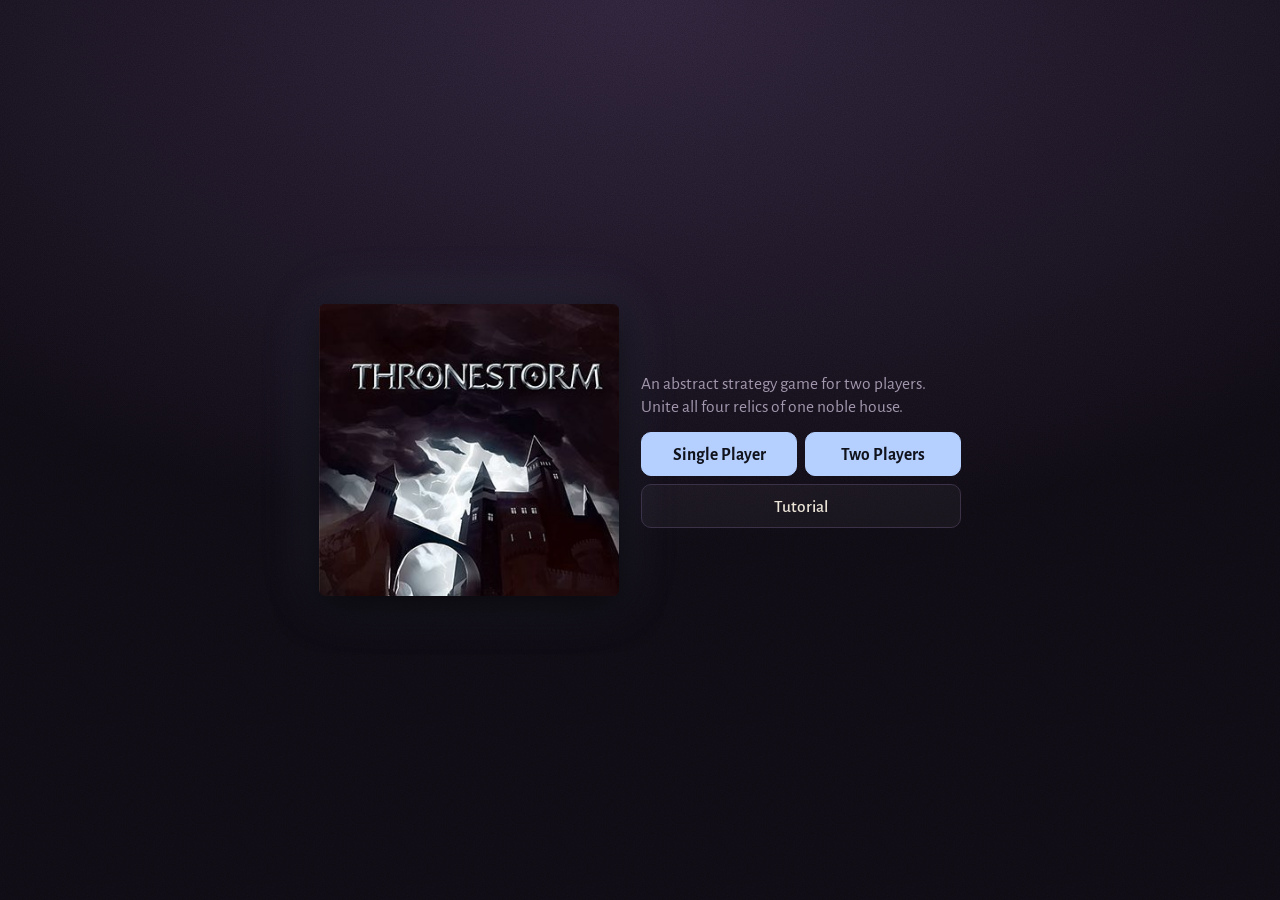
<file: index.html>
<!DOCTYPE html>
<html lang="en">
<head>
<meta charset="utf-8">
<meta name="viewport" content="width=device-width, initial-scale=1, maximum-scale=1, user-scalable=no">
<title>Thronestorm</title>
<link rel="preconnect" href="https://fonts.googleapis.com">
<link rel="preconnect" href="https://fonts.gstatic.com" crossorigin>
<link href="https://fonts.googleapis.com/css2?family=Alegreya+Sans:wght@400;500;700&family=IM+Fell+English+SC&display=swap" rel="stylesheet">
<style>
/* One visual world: a storm-dark table. Five rows of relics: the opponent's
   hand, the three rows of the realm, your hand. Reliquary on the left, a
   narrow panel of words and buttons on the right. Light marks what is live. */
:root {
  color-scheme: dark;
  --ink: #120e17;
  --stone: #1c1723;
  --edge: #3b3247;
  --bone: #ece5d8;
  --dim: #a297ad;
  --storm: #b5d0ff;
  --warn: #ffb58a;
  --display: "IM Fell English SC", "Iowan Old Style", Georgia, serif;
  --body: "Alegreya Sans", "Segoe UI", system-ui, sans-serif;
  --grain: url("data:image/svg+xml,%3Csvg xmlns='http://www.w3.org/2000/svg' width='160' height='160'%3E%3Cfilter id='n'%3E%3CfeTurbulence type='fractalNoise' baseFrequency='.9' numOctaves='3' stitchTiles='stitch'/%3E%3CfeColorMatrix values='0 0 0 0 1  0 0 0 0 1  0 0 0 0 1  0 0 0 .5 0'/%3E%3C/filter%3E%3Crect width='160' height='160' filter='url(%23n)' opacity='.5'/%3E%3C/svg%3E");
  --cw: 40px;
  --ar: 9 / 14;      /* relic shape, width / height */
  --glow: 181, 208, 255;
}
* { box-sizing: border-box; }
html, body { margin: 0; }
body {
  background:
    var(--grain),
    radial-gradient(90% 38% at 70% -6%, rgba(150, 170, 230, .20), transparent 70%),
    radial-gradient(120% 70% at 50% 0%, #2a1f36 0%, var(--ink) 62%) var(--ink);
  background-blend-mode: soft-light, normal, normal;
  background-attachment: fixed;
  color: var(--bone);
  font: 400 16px/1.35 var(--body);
  min-height: 100%;
  -webkit-user-select: none; user-select: none;
}
h2 { font: 400 14px/1 var(--display); letter-spacing: .16em; color: var(--dim); margin: 0; }
button { font: inherit; color: inherit; }
.btn {
  background: rgba(255, 255, 255, .04); border: 1px solid var(--edge); border-radius: 10px;
  padding: 8px 12px; cursor: pointer; font-weight: 500;
}
.btn:hover { border-color: var(--dim); }
.btn.primary { background: var(--storm); border-color: var(--storm); color: #10131c; font-weight: 700; }
.btn:disabled { opacity: .4; cursor: default; }
:focus-visible { outline: 2px solid var(--storm); outline-offset: 2px; }

/* ----- the table ----- */
.table { display: flex; gap: 10px; align-items: center; justify-content: center; padding: 4px 12px; width: 100%; max-width: 1100px; margin: 0 auto; }
.rel { display: grid; gap: 6px; width: calc(var(--cw) + 20px); flex: none; padding-left: 20px; }
.pile { position: relative; }
/* the relics beneath each face-up one show as card edges running out to the left */
.pile::before {
  content: ""; position: absolute; top: 2px; bottom: 2px; right: calc(100% - 1px); width: calc(var(--k) * 2px);
  background: repeating-linear-gradient(to left, #8a7f97 0 1px, #1b1622 1px 2px); border-radius: 3px 0 0 3px;
}
.board {
  position: relative; flex: none; border-radius: 6px;
  background: var(--grain), radial-gradient(70% 60% at 50% 50%, #2c2338 0%, #17121d 100%);
  background-blend-mode: soft-light, normal;
  box-shadow: inset 0 0 30px rgba(0, 0, 0, .75), 0 0 0 1px var(--edge);
}
.board > .card, .board > .slot, .board > .zone { position: absolute; }
.board > .card, .board > .slot { width: var(--cw); }
.board .rowmark { position: absolute; left: 0; right: 0; border-top: 1px solid rgba(255, 255, 255, .07); pointer-events: none; }
.board svg.beams { position: absolute; inset: 0; width: 100%; height: 100%; pointer-events: none; overflow: visible; mix-blend-mode: screen; }
.beam { stroke: var(--storm); stroke-width: 6; stroke-linecap: round; opacity: .5; filter: drop-shadow(0 0 5px var(--storm)) drop-shadow(0 0 14px #fff); }
.beam.dim { stroke: var(--dim); stroke-width: 3; stroke-dasharray: 3 9; opacity: .8; filter: none; }
.side { width: 150px; flex: none; display: flex; flex-direction: column; gap: 8px; align-self: stretch; padding: 4px 0; }
.side .prompt { margin: 0; text-wrap: balance; }
.side .prompt.warn { color: var(--warn); }
.side .last { margin: 0; color: var(--dim); font-size: 14px; -webkit-user-select: text; user-select: text; }
.side .grow { flex: 1; }
/* the table's buttons: a grid of equal size */
.actions { display: grid; grid-template-columns: 1fr 1fr; gap: 6px; }
.actions .btn { width: 100%; min-height: 40px; padding: 6px 4px; }
.actions .btn:only-child { grid-column: 1 / -1; }
.side .words { display: flex; flex-direction: column; gap: 8px; }
/* Always landscape: on a screen held upright the whole stage is turned on its
   side, so turning the phone shows the game the right way up. */
body.rot { overflow: hidden; }
body.rot #stage { position: fixed; overflow: auto; }
/* two players: the words turn to face whoever is to move; the pieces stay as they are */
body.turned .side, body.turned .title-inner { transform: rotate(180deg); }

/* ----- relics ----- */
.card, .slot {
  position: relative; width: 100%; aspect-ratio: var(--ar); border-radius: 4px; padding: 0;
  display: grid; place-items: center;
}
.slot { border: 1px dashed var(--edge); color: var(--edge); background: rgba(0, 0, 0, .18); }
.slot svg { width: 46%; height: 46%; fill: currentColor; opacity: .7; }
.slot.faint { opacity: .4; }
/* relic art: one sheet, ten houses across and four kinds down */
.card {
  border: 1px solid rgba(0, 0, 0, .7); background-color: var(--h);
  background-image: url(cards.jpg); background-size: 1000% 400%;
  background-position: calc(var(--hx) * 11.1111%) calc(var(--ty) * 33.3333%);
  box-shadow: 0 2px 5px rgba(0, 0, 0, .6);
  cursor: default; overflow: hidden;
  transition: filter .25s, transform .2s;
}
.card .kind {
  position: absolute; right: 4%; bottom: 3%; width: 32%; aspect-ratio: 1; border-radius: 50%;
  background: rgba(10, 8, 14, .72); display: grid; place-items: center; pointer-events: none;
}
.card .kind svg { width: 62%; height: 62%; fill: #f1ebdf; }
.card.back { background-image: url(backs.jpg); background-size: 400% 100%; background-position: calc(var(--ty) * 33.3333%) 0; }
.t0 { --ty: 0; } .t1 { --ty: 1; } .t2 { --ty: 2; } .t3 { --ty: 3; }
/* houses in the order of the printed deck: Cleric, Necromancer, Warrior, Paladin, Monk,
   Assassin, Wizard, Bard, Swashbuckler, Barbarian; --h and --g colour their names */
.h0 { --hx: 0; --h: #c98a2b; --g: #17130a; } .h1 { --hx: 1; --h: #3a3b3d; --g: #fff; }
.h2 { --hx: 2; --h: #b3283a; --g: #fff; }    .h3 { --hx: 3; --h: #5d3f86; --g: #fff; }
.h4 { --hx: 4; --h: #a04a35; --g: #fff; }    .h5 { --hx: 5; --h: #2f4a80; --g: #fff; }
.h6 { --hx: 6; --h: #2f9fb6; --g: #0d1a1e; } .h7 { --hx: 7; --h: #2f5a34; --g: #fff; }
.h8 { --hx: 8; --h: #1f8a63; --g: #fff; }    .h9 { --hx: 9; --h: #9a9c9e; --g: #14161a; }
.chip { display: inline-block; padding: 0 5px; border-radius: 3px; background: var(--h); color: var(--g); font-weight: 500; white-space: nowrap; }

/* ----- light: what is live glows, the rest falls back ----- */
/* fingers may scroll but never zoom: no pinch, no double tap */
html, body { touch-action: pan-x pan-y; }
[data-src] { touch-action: none; cursor: grab; }
button.card, button.slot, [data-dst] { cursor: pointer; }
.can { filter: drop-shadow(0 0 4px var(--storm)) drop-shadow(0 0 11px rgba(var(--glow), .75)); transform: translateY(-2px); animation: breathe 2.6s ease-in-out infinite; }
@keyframes breathe { 50% { filter: drop-shadow(0 0 6px #fff) drop-shadow(0 0 18px var(--storm)); } }
.slot.lit, body.dragging .slot.target {
  opacity: 1; border: 1px solid rgba(var(--glow), .7);
  background: radial-gradient(circle at 50% 50%, rgba(var(--glow), .38), rgba(var(--glow), .05) 70%);
  box-shadow: 0 0 14px rgba(var(--glow), .35);
}
.sel { filter: drop-shadow(0 0 5px #fff) drop-shadow(0 0 16px #fff); transform: translateY(-4px); }
.hint { filter: drop-shadow(0 0 5px #ffd98a) drop-shadow(0 0 16px #ffb347); animation: none; }
.slot.hint { opacity: 1; border: 1px solid #ffd98a; background: radial-gradient(circle at 50% 50%, rgba(255, 200, 110, .45), transparent 72%); }
.over { filter: drop-shadow(0 0 6px var(--warn)) drop-shadow(0 0 18px var(--warn)) !important; }
.focus .card:not(.lit):not(.can):not(.sel):not(.ghost) { filter: brightness(.38) saturate(.6); }
.zone.target { border-radius: 6px; background: radial-gradient(60% 120% at 50% 50%, rgba(var(--glow), .16), transparent 75%); }
.fresh { animation: fresh 1.6s ease-out; }
@keyframes fresh { 0% { filter: drop-shadow(0 0 8px var(--warn)) drop-shadow(0 0 20px var(--warn)); } 100% { filter: none; } }
.ghost { box-shadow: 0 8px 18px rgba(0, 0, 0, .65); filter: none !important; animation: none !important; transition: none; }
.flash::after { content: ""; position: fixed; inset: 0; background: #dfe9ff; pointer-events: none; animation: flash .9s ease-out forwards; z-index: 80; }
@keyframes flash { 0% { opacity: 0; } 8% { opacity: .75; } 16% { opacity: .1; } 26% { opacity: .55; } 100% { opacity: 0; } }
@media (prefers-reduced-motion: reduce) {
  .can { animation: none; } .fresh { animation: none; } .flash::after { animation: none; opacity: 0; }
  .card { transition: none; }
}

/* ----- a large window with a mouse ----- */
body.desk { font-size: calc(16px + 3px * var(--big, 0)); }
body.desk .table { max-width: 1800px; gap: calc(10px + 8px * var(--big, 0)); }
body.desk .side { width: calc(150px + 100px * var(--big, 0)); }
body.desk .side .last { font-size: calc(14px + 2px * var(--big, 0)); }
body.desk .actions .btn { min-height: calc(40px + 8px * var(--big, 0)); }
body.desk [data-src] { cursor: grab; }
body.desk .title-inner { max-width: calc(660px + 100px * var(--big, 0)); }
body.desk .title-inner.sheet { max-width: 68ch; }

/* ----- title screen and panels ----- */
.title {
  position: fixed; inset: 0; z-index: 70; overflow: auto; display: grid; place-items: center; padding: 16px;
  background: var(--grain), radial-gradient(100% 80% at 50% 0%, #2a1f36 0%, #0d0a11 75%);
  background-blend-mode: soft-light, normal;
}
.title[hidden] { display: none; }
.title-inner { display: grid; grid-template-columns: minmax(0, 300px) minmax(0, 320px); gap: 22px; align-items: center; max-width: 660px; }
.title-inner img { width: 100%; border-radius: 6px; box-shadow: 0 10px 40px rgba(0, 0, 0, .8), 0 0 60px rgba(150, 170, 230, .18); }
.title-inner .controls { display: flex; flex-direction: column; gap: 14px; }
.title-inner p { margin: 0; color: var(--dim); max-width: 34ch; }
@media (max-width: 560px) and (orientation: landscape) { .title-inner { grid-template-columns: minmax(0, 300px); justify-content: center; } }
@media (max-height: 430px) { .title-inner img { max-height: 78vh; width: auto; justify-self: end; } }
.title-inner { position: relative; }
.choices { display: grid; grid-template-columns: 1fr 1fr; gap: 8px; }
.choices[hidden] { display: none; }
.choices .btn { min-height: 44px; }
#mode-choice #go-tutorial, #level-choice #level-back { grid-column: 1 / -1; }
#level-choice { grid-template-columns: 1fr 1fr 1fr; }
.close {
  position: absolute; top: -14px; right: -14px; width: 38px; height: 38px; border-radius: 50%; padding: 0; z-index: 1;
  background: var(--stone); border: 1px solid var(--edge); cursor: pointer; font-size: 22px; line-height: 1;
}
.close[hidden] { display: none; }
.won { font: 400 21px/1.2 var(--display); letter-spacing: .06em; color: var(--bone); }
/* the rules, as a sheet over the game */
#rules { overflow: hidden; grid-template-rows: minmax(0, 1fr); grid-template-columns: minmax(0, 1fr); }
.title-inner.sheet { display: flex; flex-direction: column; width: 100%; max-width: 64ch; max-height: 100%; min-height: 0; justify-self: center; color: var(--dim); -webkit-user-select: text; user-select: text; }
.sheet-body { min-height: 0; overflow-x: hidden; overflow-y: auto; overflow-wrap: break-word; overscroll-behavior: contain; }
/* turned on its side, a browser scrolls a panel the wrong way for the finger, so the page does it itself */
body.rot .sheet-body, body.rot #title { touch-action: none; }
.sheet-body > :first-child { margin-top: 0; } .sheet-body > :last-child { margin-bottom: 0; }
.close { top: -12px; right: -12px; }
.title-inner.sheet p { max-width: none; margin: .6em 0; }
/* the table sits in the middle of the screen */
#stage { min-height: 100vh; min-height: 100dvh; display: flex; flex-direction: column; justify-content: center; }
body.rot #stage { min-height: 0; }
/* the rules sheet needs its own ground on the storm */
.title-inner.sheet { background: rgba(20, 16, 26, .96); border: 1px solid var(--edge); border-radius: 6px; padding: 20px 22px; }
#rules { background: rgba(10, 8, 14, .6); }

</style>
</head>
<body>
<svg width="0" height="0" style="position:absolute" aria-hidden="true">
  <symbol id="g0" viewBox="0 0 24 24"><path d="M12 1.5 14.2 5v9.5H9.8V5zM6.5 14.5h11v2.2h-11zM10.9 16.7h2.2v3.6h-2.2z"/><circle cx="12" cy="21.4" r="1.5"/></symbol>
  <symbol id="g1" viewBox="0 0 24 24"><path d="M12 2 20 4.8v6.4c0 5-3.4 8.4-8 10.8-4.6-2.4-8-5.8-8-10.8V4.8z"/></symbol>
  <symbol id="g2" viewBox="0 0 24 24"><path d="M12 2.5c4.7 0 8.2 3.7 8.2 8.3V21h-5.4v-5.2l1.8-1.7v-2.4H7.4v2.400l1.8 1.700V21H3.800V10.800c0-4.600 3.500-8.300 8.200-8.300z"/></symbol>
  <symbol id="g3" viewBox="0 0 24 24"><path d="M12 8.2 18.4 14 12 22 5.600 14z"/><path d="M12 1.800a3.300 3.300 0 1 1 0 6.600 3.300 3.300 0 0 1 0-6.600zm0 1.700a1.600 1.600 0 1 0 0 3.200 1.600 1.600 0 0 0 0-3.200z"/></symbol>
</svg>

<div id="stage">
<section class="title" id="title">
  <div class="title-inner">
    <button class="close" id="go-resume" type="button" aria-label="Back to the game" hidden>&times;</button>
    <img src="title.jpg" alt="Thronestorm: a castle under a storm">
    <div class="controls">
      <p>An abstract strategy game for two players. Unite all four relics of one noble house.</p>
      <div class="choices" id="mode-choice">
        <button class="btn primary" id="go-single" type="button">Single Player</button>
        <button class="btn primary" id="go-two" type="button">Two Players</button>
        <button class="btn" id="go-tutorial" type="button">Tutorial</button>
      </div>
      <div class="choices" id="level-choice" hidden>
        <button class="btn primary" type="button" data-depth="1">Squire</button>
        <button class="btn primary" type="button" data-depth="2">Knight</button>
        <button class="btn primary" type="button" data-depth="4">Regent</button>
        <button class="btn" id="level-back" type="button">Back</button>
      </div>
    </div>
  </div>
</section>

<section class="title" id="rules" hidden>
  <div class="title-inner sheet">
    <button class="close" id="rules-close" type="button" aria-label="Close the rules">&times;</button>
    <div class="sheet-body">
    <h2>How to play</h2>
  <p>Ten noble houses (Cleric, Necromancer, Warrior, Paladin, Monk, Assassin, Wizard, Bard, Swashbuckler and Barbarian) each have four relics: a sword, a shield, a helmet and a trinket. A house's relics share a colour, and the small mark in the corner of each relic shows its kind. Hold all four relics of one house at the end of your turn and you win.</p>
  <p>The table has five rows. The top row is your opponent's relics, the bottom row is yours, and the three between are the realm. The reliquary is the column on the left; the card edges beside each pile are the relics still beneath it.</p>
  <p><b>Claim.</b> Drag a face-up relic from the reliquary to your row. You may keep only one of each kind, so if you now hold two, drag either one to a glowing place in the realm. A relic goes at the left or right end of a row, and a column must be full before the next one starts.</p>
  <p><b>Plot.</b> If a relic on the realm row nearest you belongs to the same house as one you hold, tap it to plot with a diagonal rising from it. Its three relics come up into your hand. Put three back, in any order, from everything you now hold; the plot is made when the third goes down. You must end with one of each kind. Put them back as they were to change your mind.</p>
  <p>Your opponent sits opposite, so their near row is the top row of the realm. You may also pass.</p>
    </div>
  </div>
</section>

<div id="ripples" aria-hidden="true"></div>
<main class="table" id="table">
  <div class="rel" id="reliquary" aria-label="Reliquary"></div>
  <div class="board" id="board" aria-label="Opponent's relics, the realm, and your relics"></div>
  <aside class="side">
    <div class="words">
      <p class="prompt" id="prompt" aria-live="polite"></p>
      <p class="last" id="last"></p>
    </div>
    <div class="grow"></div>
    <div class="actions" id="actions"></div>
  </aside>
</main>

</div>

<script>// Thronestorm rules, features, value network and move chooser.
// A port of trainer/src/{game,net,main}.rs; tests/web_check.js verifies it
// against the Rust trainer. Runs in a browser (window.TS) or under Node.
(function (root) {
  'use strict';
  const XM = 40, W = 2 * XM + 1, NC = 3 * W, NONE = 255, MAXH = 12;
  const F = 27, G = 20, D1 = 32, D2 = 64, POOL_SCALE = 0.25;
  const CHECKED = 6, DEEP = 30;
  const START = [[0, 0], [1, -1], [1, 1], [2, 0]];
  const cid = (r, x) => r * W + x + XM;
  const house = (c) => c >> 2;
  const ctype = (c) => c & 3;

  function newState(n, rand) {
    const s = {
      n, cells: new Uint8Array(NC).fill(NONE), lo: -1, hi: 1,
      hands: [new Uint8Array(4).fill(NONE), new Uint8Array(4).fill(NONE)],
      decks: [], dlen: [n, n, n, n], revealed: [true, true, true, true],
      toMove: 0, winner: -1,
    };
    for (let t = 0; t < 4; t++) {
      const d = [];
      for (let h = 0; h < n; h++) d.push(h * 4 + t);
      for (let i = n - 1; i > 0; i--) {
        const j = Math.floor(rand() * (i + 1));
        [d[i], d[j]] = [d[j], d[i]];
      }
      s.decks.push(d);
    }
    for (const [r, x] of START) {
      s.dlen[3] -= 1;
      s.cells[cid(r, x)] = s.decks[3][s.dlen[3]];
    }
    return s;
  }

  function clone(s) {
    return {
      n: s.n, cells: s.cells.slice(), lo: s.lo, hi: s.hi,
      hands: [s.hands[0].slice(), s.hands[1].slice()],
      decks: s.decks, dlen: s.dlen.slice(), revealed: s.revealed.slice(),
      toMove: s.toMove, winner: s.winner,
    };
  }

  function handWins(h) {
    if (h[0] === NONE) return false;
    const a = house(h[0]);
    for (let i = 1; i < 4; i++) if (h[i] === NONE || house(h[i]) !== a) return false;
    return true;
  }
  function handMask(h) {
    let m = 0;
    for (let i = 0; i < 4; i++) if (h[i] !== NONE) m |= 1 << house(h[i]);
    return m;
  }
  function faceUp(s, t) {
    return s.dlen[t] > 0 && s.revealed[t] ? s.decks[t][s.dlen[t] - 1] : NONE;
  }
  function openSlots(s) {
    const out = [];
    for (const sign of [-1, 1]) {
      for (let k = 1; ; k++) {
        const x = sign * (k + 1);
        const before = out.length;
        if (k % 2 === 1) {
          for (const r of [0, 2]) if (s.cells[cid(r, x)] === NONE) out.push([r, x]);
        } else if (s.cells[cid(1, x)] === NONE) out.push([1, x]);
        if (out.length > before) break;
      }
    }
    return out;
  }
  const evenStart = (lo) => lo - (((lo % 2) + 2) % 2);

  // Complete lines as [p's bottom cell, middle, p's top cell].
  function lines(s, p) {
    const out = [];
    const b = p === 0 ? 2 : 0, t = 2 - b;
    for (let x = evenStart(s.lo); x <= s.hi; x += 2) {
      if (s.cells[cid(b, x)] === NONE) continue;
      for (const d of [-1, 1]) {
        if (s.cells[cid(1, x + d)] !== NONE && s.cells[cid(t, x + 2 * d)] !== NONE) {
          out.push([[b, x], [1, x + d], [t, x + 2 * d]]);
        }
      }
    }
    return out;
  }

  function finish(s, p) {
    if (handWins(s.hands[p])) s.winner = p;
    s.toMove = 1 - p;
    return s;
  }

  // Every legal move with its resulting state. A claim leaves the next relic
  // of that deck face down; call flip() on the chosen state to reveal it.
  function successors(s) {
    const out = [];
    if (s.winner >= 0) return out;
    const p = s.toMove;
    out.push({ s: finish(clone(s), p), m: ['pass'] });
    let slots = null;
    for (let t = 0; t < 4; t++) {
      const c = faceUp(s, t);
      if (c === NONE) continue;
      const held = s.hands[p][t];
      if (held === NONE) {
        const n = clone(s);
        n.dlen[t] -= 1; n.revealed[t] = false; n.hands[p][t] = c;
        out.push({ s: finish(n, p), m: ['claim', t, null, null] });
      } else {
        if (!slots) slots = openSlots(s);
        for (const played of [c, held]) {
          for (const slot of slots) {
            const n = clone(s);
            n.dlen[t] -= 1; n.revealed[t] = false;
            n.hands[p][t] = played === c ? held : c;
            n.cells[cid(slot[0], slot[1])] = played;
            n.lo = Math.min(n.lo, slot[1]); n.hi = Math.max(n.hi, slot[1]);
            out.push({ s: finish(n, p), m: ['claim', t, played, slot] });
          }
        }
      }
    }
    const mask = handMask(s.hands[p]);
    if (mask === 0) return out;
    for (const line of lines(s, p)) {
      const ids = line.map(([r, x]) => cid(r, x));
      const c = ids.map((id) => s.cells[id]);
      if ((mask & (1 << house(c[0]))) === 0) continue;
      const pool = c.slice();
      for (let i = 0; i < 4; i++) if (s.hands[p][i] !== NONE) pool.push(s.hands[p][i]);
      const m = pool.length;
      for (let i = 0; i < m; i++) for (let j = 0; j < m; j++) {
        if (j === i) continue;
        for (let k = 0; k < m; k++) {
          if (k === i || k === j || (i === 0 && j === 1 && k === 2)) continue;
          const nh = [NONE, NONE, NONE, NONE];
          let ok = true;
          for (let q = 0; q < m; q++) {
            if (q === i || q === j || q === k) continue;
            const card = pool[q];
            if (nh[ctype(card)] !== NONE) { ok = false; break; }
            nh[ctype(card)] = card;
          }
          if (!ok) continue;
          const placed = [pool[i], pool[j], pool[k]];
          const n = clone(s);
          n.hands[p].set(nh);
          for (let q = 0; q < 3; q++) n.cells[ids[q]] = placed[q];
          out.push({ s: finish(n, p), m: ['plot', line, placed] });
        }
      }
    }
    return out;
  }

  function flip(s) { s.revealed = [true, true, true, true]; }

  // Could p win with one move from here, using only visible relics?
  function canWinNow(s, p) {
    const hand = s.hands[p];
    for (let t = 0; t < 4; t++) {
      const c = faceUp(s, t);
      if (c === NONE) continue;
      let all = true;
      for (let u = 0; u < 4; u++) {
        if (u !== t && (hand[u] === NONE || house(hand[u]) !== house(c))) { all = false; break; }
      }
      if (all) return true;
    }
    for (let i = 0; i < 4; i++) if (hand[i] === NONE) return false;
    const mask = handMask(hand);
    const cnt = new Uint8Array(MAXH);
    for (let i = 0; i < 4; i++) cnt[house(hand[i])]++;
    const b = p === 0 ? 2 : 0, t = 2 - b;
    for (let x = evenStart(s.lo); x <= s.hi; x += 2) {
      const c0 = s.cells[cid(b, x)];
      if (c0 === NONE || (mask & (1 << house(c0))) === 0) continue;
      for (const d of [-1, 1]) {
        const c1 = s.cells[cid(1, x + d)], c2 = s.cells[cid(t, x + 2 * d)];
        if (c1 === NONE || c2 === NONE) continue;
        let hit = false;
        for (const c of [c0, c1, c2]) { if (++cnt[house(c)] === 4) hit = true; }
        for (const c of [c0, c1, c2]) cnt[house(c)]--;
        if (hit) return true;
      }
    }
    return false;
  }

  function top2(v, live, n) {
    let a = 0, b = 0;
    for (let h = 0; h < n; h++) {
      if (!live[h]) continue;
      if (v[h] > a) { b = a; a = v[h]; } else if (v[h] > b) b = v[h];
    }
    return [a, b];
  }

  function features(s) {
    const me = s.toMove, o = 1 - me, n = s.n;
    const z = () => new Array(MAXH).fill(0);
    const hand = [z(), z()], face = z(), hidden = z(), realm = z(), keys = [z(), z()];
    let nFace = 0, nHidden = 0;
    const deckHidden = [0, 0, 0, 0];
    const isHidden = new Uint8Array(MAXH * 4);
    for (let p = 0; p < 2; p++) for (let i = 0; i < 4; i++) {
      const c = s.hands[p][i];
      if (c !== NONE) hand[p][house(c)]++;
    }
    for (let t = 0; t < 4; t++) for (let i = 0; i < s.dlen[t]; i++) {
      const c = s.decks[t][i];
      if (i + 1 === s.dlen[t] && s.revealed[t]) { face[house(c)]++; nFace++; }
      else { hidden[house(c)]++; nHidden++; deckHidden[t]++; isHidden[c] = 1; }
    }
    for (let x = s.lo; x <= s.hi; x++) for (let r = 0; r < 3; r++) {
      const c = s.cells[cid(r, x)];
      if (c === NONE) continue;
      realm[house(c)]++;
      if (r === 2) keys[0][house(c)]++;
      if (r === 0) keys[1][house(c)]++;
    }
    const lns = [[], []], usable = [[], []], reach = [z(), z()];
    const seen = [new Uint8Array(NC), new Uint8Array(NC)];
    for (let p = 0; p < 2; p++) {
      const mask = handMask(s.hands[p]);
      for (const line of lines(s, p)) {
        const ids = line.map(([r, x]) => cid(r, x));
        const ok = (mask & (1 << house(s.cells[ids[0]]))) !== 0;
        if (ok) for (const id of ids) {
          if (!seen[p][id]) { seen[p][id] = 1; reach[p][house(s.cells[id])]++; }
        }
        lns[p].push(ids); usable[p].push(ok);
      }
    }
    const pool = [hand[0].slice(), hand[1].slice()];
    const safe = [hand[0].slice(), hand[1].slice()];
    const potential = [hand[0].slice(), hand[1].slice()];
    for (let p = 0; p < 2; p++) {
      lns[p].forEach((ids, li) => {
        const ok = usable[p][li];
        const contested = ids.some((id) => seen[1 - p][id]);
        const cnt = z();
        for (const id of ids) cnt[house(s.cells[id])]++;
        for (let h = 0; h < n; h++) {
          if (cnt[h] <= 0) continue;
          const v = hand[p][h] + cnt[h];
          potential[p][h] = Math.max(potential[p][h], v);
          if (ok) {
            pool[p][h] = Math.max(pool[p][h], v);
            if (!contested) safe[p][h] = Math.max(safe[p][h], v);
          }
        }
      });
    }
    const out = [z(), z()];
    for (let p = 0; p < 2; p++) for (let t = 0; t < 4; t++) {
      const others = [];
      for (let u = 0; u < 4; u++) if (u !== t) others.push(s.hands[p][u]);
      if (others.every((c) => c !== NONE && house(c) === house(others[0]))) {
        const h = house(others[0]);
        if (isHidden[h * 4 + t]) out[p][h] = 1 / Math.max(deckHidden[t], 1);
      }
    }
    const b = (v) => (v ? 1 : 0);
    const live = [[], []];
    for (let h = 0; h < n; h++) { live[me][h] = hand[o][h] === 0; live[o][h] = hand[me][h] === 0; }
    const houses = new Float32Array(n * F);
    for (let h = 0; h < n; h++) {
      const ml = b(live[me][h]), ol = b(live[o][h]);
      houses.set([
        hand[me][h] / 4, hand[o][h] / 4, face[h] / 4, hidden[h] / 4, realm[h] / 4,
        pool[me][h] / 4, pool[o][h] / 4, reach[me][h] / 4, reach[o][h] / 4, ml, ol,
        keys[me][h] / 4, keys[o][h] / 4,
        b(hand[me][h] >= 2), b(hand[me][h] >= 3), b(hand[o][h] >= 2), b(hand[o][h] >= 3),
        b(pool[me][h] >= 3), b(pool[o][h] >= 3),
        ml * pool[me][h] / 4, ol * pool[o][h] / 4,
        ml * potential[me][h] / 4, ol * potential[o][h] / 4,
        ml * safe[me][h] / 4, ol * safe[o][h] / 4,
        out[me][h], out[o][h],
      ], h * F);
    }
    const size = (p) => { let k = 0; for (let i = 0; i < 4; i++) if (s.hands[p][i] !== NONE) k++; return k / 4; };
    const div = (p) => { let m = handMask(s.hands[p]), k = 0; while (m) { k += m & 1; m >>= 1; } return k / 4; };
    const count = (p) => usable[p].filter(Boolean).length / 20;
    const [mp1, mp2] = top2(pool[me], live[me], n), [op1, op2] = top2(pool[o], live[o], n);
    const [ms1, ms2] = top2(safe[me], live[me], n), [os1, os2] = top2(safe[o], live[o], n);
    const global = new Float32Array([
      size(me), size(o), count(me), count(o), lns[0].length / 20, nHidden / 36, nFace / 4,
      b(canWinNow(s, me)), b(canWinNow(s, o)), 1, div(me), div(o),
      mp1 / 4, mp2 / 4, op1 / 4, op2 / 4, ms1 / 4, ms2 / 4, os1 / 4, os2 / 4,
    ]);
    return { houses, global, n };
  }

  const O_W1 = 0, O_B1 = O_W1 + F * D1, O_W2 = O_B1 + D1, O_B2 = O_W2 + (D1 + G) * D2;
  const O_W3 = O_B2 + D2, O_B3 = O_W3 + D2 * 2, NP = O_B3 + 2;

  function loadNet(bytes) {
    const dv = new DataView(bytes.buffer, bytes.byteOffset, bytes.byteLength);
    const dims = [0, 4, 8, 12].map((o) => dv.getUint32(o, true));
    if (dims[0] !== F || dims[1] !== G || dims[2] !== D1 || dims[3] !== D2 + 1000) throw new Error('network shape');
    const p = new Float32Array(NP);
    for (let i = 0; i < NP; i++) p[i] = dv.getFloat32(16 + i * 4, true);
    return p;
  }

  // [chance the player to move wins, chance the other player wins]
  function evalNet(p, f) {
    const z = new Float32Array(D1 + G);
    for (let h = 0; h < f.n; h++) {
      for (let j = 0; j < D1; j++) {
        let a = p[O_B1 + j];
        for (let i = 0; i < F; i++) a += f.houses[h * F + i] * p[O_W1 + i * D1 + j];
        z[j] += Math.tanh(a) * POOL_SCALE;
      }
    }
    z.set(f.global, D1);
    const h2 = new Float32Array(D2);
    for (let j = 0; j < D2; j++) {
      let a = p[O_B2 + j];
      for (let i = 0; i < D1 + G; i++) a += z[i] * p[O_W2 + i * D2 + j];
      h2[j] = Math.tanh(a);
    }
    const v = [0, 0];
    for (let k = 0; k < 2; k++) {
      let a = p[O_B3 + k];
      for (let j = 0; j < D2; j++) a += h2[j] * p[O_W3 + j * 2 + k];
      v[k] = 1 / (1 + Math.exp(-a));
    }
    return v;
  }

  // `after` is the position just after `attacker` moved. True if he threatens
  // to win and every reply still leaves him a winning move.
  function forcedWin(after, attacker) {
    if (after.winner >= 0 || !canWinNow(after, attacker)) return false;
    return successors(after).every((r) => r.s.winner < 0 && canWinNow(r.s, attacker));
  }
  function hasForcingWin(s, me) {
    if (canWinNow(s, me)) return true;
    return successors(s).some((t) => forcedWin(t.s, me));
  }
  function forcedWin3(after, attacker) {
    if (after.winner >= 0 || canWinNow(after, 1 - attacker)) return false;
    return successors(after).every((r) => r.s.winner < 0 && hasForcingWin(r.s, attacker));
  }

  // Index of the move to play. opts: { net, depth (1-4), rivalry }
  function choose(s, succ, opts) {
    const p = s.toMove, { net, depth, rivalry } = opts;
    const win = succ.findIndex((t) => t.s.winner === p);
    if (win >= 0) return win;
    let cands = [];
    for (let i = 0; i < succ.length; i++) if (!canWinNow(succ[i].s, 1 - p)) cands.push(i);
    if (!cands.length) cands = succ.map((_, i) => i);
    if (depth >= 2) {
      const f = cands.find((i) => forcedWin(succ[i].s, p));
      if (f !== undefined) return f;
    }
    const score = (st) => { const v = evalNet(net, features(st)); return rivalry * v[0] - v[1]; };
    const scored = cands.map((i) => [score(succ[i].s), i]).sort((a, b) => a[0] - b[0]);
    if (depth >= 3) {
      const f = scored.slice(0, DEEP).find(([, i]) => forcedWin3(succ[i].s, p));
      if (f) return f[1];
    }
    if (depth >= 2) {
      for (const [, i] of scored.slice(0, CHECKED)) {
        const theirs = successors(succ[i].s);
        let bad = theirs.some((t) => !canWinNow(t.s, p) && forcedWin(t.s, 1 - p));
        if (!bad && depth >= 4) {
          const rated = [];
          theirs.forEach((t, j) => { if (t.s.winner < 0) rated.push([score(t.s), j]); });
          rated.sort((a, b) => a[0] - b[0]);
          bad = rated.slice(0, DEEP).some(([, j]) => forcedWin3(theirs[j].s, 1 - p));
        }
        if (!bad) return i;
      }
    }
    return scored[0][1];
  }

  const api = {
    NONE, START, cid, house, ctype, newState, clone, faceUp, openSlots, lines,
    successors, flip, canWinNow, handWins, handMask, features, loadNet, evalNet, choose, forcedWin,
  };
  if (typeof module !== 'undefined' && module.exports) module.exports = api;
  else root.TS = api;
})(typeof window !== 'undefined' ? window : globalThis);
</script>
<script>// Thronestorm: ten noble houses, each with a sword, shield, helmet and trinket.
window.SKIN = (function () {
  const KIND = ['sword', 'shield', 'helmet', 'trinket'];
  const HOUSE = ['Cleric', 'Necromancer', 'Warrior', 'Paladin', 'Monk', 'Assassin', 'Wizard', 'Bard', 'Swashbuckler', 'Barbarian'];
  const house = (c) => c >> 2, kind = (c) => c & 3;
  const glyph = (t) => `<svg aria-hidden="true"><use href="#g${t}"/></svg>`;
  const name = (c) => `${HOUSE[house(c)]}'s ${KIND[kind(c)]}`;
  const chip = (c) => `<span class="chip h${house(c)}">${name(c)}</span>`;
  const chips = (cs) => cs.map(chip).join(' ');
  return {
    kinds: KIND, houses: HOUSE, name, chip,
    ratio: 14 / 9, maxWidth: 72, gap: 5, handGap: 5, rowPitch: 1, handPitch: 1.5,
    badge: (c) => `<span class="kind">${glyph(kind(c))}</span>`,
    slot: glyph,
    pileStyle: () => '',
    words: {
      thinking: 'The opponent is thinking.',
      dragToPick: 'Drag it to your row to claim it.',
      yourTurn: 'Your turn. Drag a relic from the reliquary to your row, or tap a glowing relic in the realm to plot.',
      two: (t) => `You now hold two ${KIND[t]}s. Drag one of them to a glowing place in the realm.`,
      twoDiagonals: 'Two diagonals rise from that relic. Tap another relic on the one you want.',
      putBack: (n) => `Put ${['', 'one more relic', 'two more relics', 'three relics'][n]} back on the diagonal, keeping one of each kind. Tap a relic twice to send it to the next place.`,
      wouldHoldTwo: (t) => `You would hold two ${KIND[t]}s. Swap one of them onto the diagonal.`,
      backAsWas: 'You put the diagonal back as it was.',
      notAllowed: 'That move is not allowed.',
      noKindYet: (t) => `You hold no ${KIND[t]} yet, so that one goes to your row.`,
      peekNeither: 'Neither diagonal from that relic is complete yet.',
      peekIncomplete: 'That diagonal is not complete yet.',
      peekNoStake: (h) => `You hold nothing from the ${HOUSE[h]}'s house, so you cannot plot from that relic.`,
      won: (me, h) => `${me ? 'You have' : 'The opponent has'} united the house of the ${HOUSE[h]}.`,
      wholeGame: ' That is the whole game.',
      noKind: (t) => `no ${KIND[t]}`,
      emptyPlace: 'empty place in the realm',
      faceDown: 'face-down relic',
      pile: (t, n) => `${KIND[t]} pile, ${n} beneath`,
      log: {
        pass: (Who) => `${Who} passed.`,
        claim: (Who, c) => `${Who} claimed the ${chip(c)}.`,
        sent: (Who, c) => `${Who} sent the ${chip(c)} straight to the realm.`,
        claimSent: (Who, c, p) => `${Who} claimed the ${chip(c)} and sent the ${chip(p)} to the realm.`,
        rearranged: (Who) => `${Who} rearranged a diagonal.`,
        plotted: (Who, took, left) => `${Who} plotted: took ${chips(took)}, left ${chips(left)}.`,
      },
      hint: {
        pass: 'Hint: pass.',
        claim: (c) => `Hint: claim the ${chip(c)}.`,
        send: (c, where) => `Hint: send the ${chip(c)} from the reliquary straight to ${where}.`,
        claimSend: (c, p, where) => `Hint: claim the ${chip(c)} and send your ${chip(p)} to ${where}.`,
        plot: (trig, a, b, c) => `Hint: pick up the diagonal from the ${chip(trig)}. Put back the ${chip(a)} nearest you, the ${chip(b)} in the middle and the ${chip(c)} farthest.`,
        rows: ['the far row', 'the middle row', 'your row of the realm'],
        wins: ' It wins the game.',
        stops: ' It stops the opponent winning next turn.',
        noAnswer: ' It leaves the opponent no answer.',
      },
      tutorial: [
        { idle: `You win by holding all four relics of one house. You already hold the ${chip(25)}. Drag the ${chip(26)} from the reliquary to your row.`,
          nope: `Take the ${chip(26)} first.` },
        { idle: `You can keep only one of each kind. Take the ${chip(24)} anyway.`,
          claim: `Now you hold two swords. Drag the ${chip(28)} to the glowing place on the far row, on the right.`,
          nope: `Take the ${chip(24)}, then send the ${chip(28)} to the right-hand end of the far row.` },
        { idle: `That filled a diagonal: one relic on your row of the realm, one in the middle, one on the far row. The ${chip(27)} glows because you hold other Wizard relics. Tap it to pick up the diagonal.`,
          plot: 'The diagonal is in your hand. Put three relics back, keeping the four Wizard relics.',
          nope: 'Keep all four Wizard relics, and put the other three back.' },
      ],
    },
  };
})();
</script>
<script>
(function () {
  'use strict';
  const NONE = TS.NONE, house = TS.house, ctype = TS.ctype;
  const KIND = SKIN.kinds, HOUSE = SKIN.houses, W = SKIN.words;
  const NET = TS.loadNet(Uint8Array.from(atob('GwAAABQAAAAgAAAAKAQAAClAdz6qPNK9urdlvq8/jD4zvSw/usuRvcadzz167Vm8njpnPc2iab4ZZJA+gvM8voWoTD7rcrA+NAnMPvltczuH5pu+YVEzPzP+pD17WhE+PAaUvkd7Sb7mh5E9b3rrvZu/dj0FQTC++0C5PZNevD7hYQm+tE9LPh2VnL4CoJ499/mwPBWZ7z1tLu0935QuPoaBDj7pRQi/BmpJPlgsfb45Eq6+xbfsvh6KDL87QkS8u1xrvUsxEr4EaJA+U+PNPY3NbT5uHJ89jCgqvsm55b3eYTy/8QK+PUHRHT64bQC+XlkbPgFwmb7syoS92EmpPrLNsz55z+8+Up9+vvpUor4xCII8pAQEv98UqT4dVRq+DfCbvghcKL9H5rO+i0CWPin++j0zfJ6/pg1bv/KWmz4ZoOw89szpvkZ1Uj6Po0M+c4YEv//8Eb/yxDI+ESwFPtXuzL8x6Qw//92QvUHR+L0a1gq/T1pKvuJlAj8vpzu/g0+gveCGtT0YHoG+zCGPvtzB3r0RCQM/RONKv5Gmcb1NnSo/DwnRvTGK8z62uLO9GguBvh+ZKr+gowg+dh/DvZeq97010gI/tTKFvbdET75bWNs9trmsvl6bGT8bsYK+ZiCGv2kg0T11S7k8jDPkvVG/[base64]/VODgPdqN9r71nwu/SpsFvy6K+D1H1Iy/C4urPUghCj408ws/7G6EPsM2YL+tcsk+H0OLPfl7779WbWc9o8hvPxuhLL4kZ4w+OQuUvnOXn74UgfE+xXunP0qjZD5zhfm+Y1f+Pkf6UL6Qr8I9AHRnPAUikjzmaX0+1R2fvkjboL4XnoS+TRJ7vs2px76SbUY87sSNvIHaez1tCJk8U11Cvfg/szwmDJi+wXVVu7HjoD4KK6K+++npvJvzfz2UN4+9XnzcvV2wZj4/NC0+qFlbPrV/ED3NrcY9lRA8vgjNML6GeYC+VI49vhmf3r2KwKc8z7Dhvuq9Oj3+V4K+BNkaPrrDTT/5lJy9UbgIwJmCir8mBoM+Tn61Pd/RY78qeW++Q9jWPkGXET+v9ge/md2Dv5pTj72vFSHAeeTIPPaI9D77gFy/ybYSPywyS7+OAB4/0maZvoYt975jMxE/YEIHv6OoQL/vgv0+CqOMvh2MMz8xqgs/LpatvmanCT7Pu7C+ayeUvnMKUT1gpfU+hJj0PsjHs748mRw9qwTVPUoPAb8UBQ+99k6TPkVEOj66aHI/OLTzPSf8uz6BnH4+7RuGvl5trT5fczG/j72HPuYfUr573uS9Ika2Pnmavr5E/Bc/T34HPxXomr3WDdy+bEoQvk3GNr7IfFE+tnjHPg12H768dDw+5NEqPTBm4r7/AbW9R6yMvCjz4D54/OE9PxFtvZ3ThLysc/u9S5Cuvuqhlz7GRhE+4gLbPB7DD71z0hy9q28LvFG9p77nIc09uMCDOwHUx77rThc+Gessvhyu8T22MyE+1SzhvWXr7j0QaIS+9eBEPZdJ2jwDyRE8wvYCPc8SFD3I3OY97mDDvjzgpr4hEjM9sJ+9viRCuL7CuD4+6y7DPdbDTj7h2UC/Z//wPbQ7gT4SceW+HbvevTGkI77jmEI+02iqvWd7lz6Q3f++EFW/PKcVFz88ZsI+4SQbvq6YRD6bv2m+yZC5vSAyST6gZwc+uhoFv3AMlr6Vizm+w0qEvLHunrwOSx8/w4qUPpkvCj6OiKg+hOb/voXvkD2zl5e+i/JHvSJslT79yIy+LGCBu5KDGj9eQN2+w1ujvfBo9b3FcTY8RNb/Pgg83j4ERZa9jDFFv5guwD5dObO9UJHAvgUYCj/pcqW+XvUfP2+4sT7kWAW/+ZOMPpv9xT0Ux9S9zkUcPTza3D5YNC8/qdUTvqBGLT5+4Xk8M8jwPQRbWb4qHeK+C9UXP/eX57y1oS0+3OM1PpeK8bwVbJi+sXWPPkkVjb57FKM9MKv5PuWVKL5BtJm+27EGvgr1AT8mneE9/JTRO2NfQ74ryUo+XP2FvjJhAL/3Uge/zSGDvtVqUT7Ib6o+/UYGvi9a7r0BoS8/cuVevUuDzr3ke3m+wWGGvkhAUz6hbF0/XUCQvjXT9r0zvac/WHHZPSlD3D6f7i+/EFyGPuHOnb5PPBU/ImkJux2ck77mXpw+2fVCvsnHlL7aNTA7pdANPVvM2T5x2LQ9GzHqvdxfyL7Ukek9rr6AvZmXFz/rc40+v9w6Pv1O2z6ejXK+xelhP3TTZ74cGL69rtgBP59dAj+zBsG+vDBOvyGeFr4CLp0+ZgiHvBLTir4e7YW9UOCCvjsFHj/FmDg/ZvbnvroMzT2TUMS+/FYXv1c1dDz5uJ8/OQM+P70dcz5DnIW+6pbOO/48TL3hl7i/MFeGPp2lsz5F8es/Nlgrvm6G8D1jrOW9x30yPtqY0T94AXC+tDSgPtPr9L6lstY+mHSpPn1yhb6Jgh4/6h5zvdifjL3G0bG/7WckPgPXx71oXe2+nb/6PF9pFz0jQQi844N5vVrCNz/6CEVAnERMvjlHQb5fD4i/DAngOqt4SMBC84e+OUAaP++2lUB3jC28UtYEvnqjHb8NxBHAw9YPQN0seTqQJJG8lv8wvtVlDb+sZfQ+3pILPwwHFT7N/6a+bRwQvhU+BsD3OYK+25Gbvkh60r3b8DQ+GsU2O1NjvT7rzqO+D+NdvAgItj4vufU9C6F/vuU50j0oLVo+eF14vkytG77h67A/6YilPqu0cr3UmQs+9+djQFsLLz4iB0++mMXIvTLyuz6zJ4E+lXzyPsdHBz/Jq5y+0NlgPitNtb+M3NO+SOHxvoJLEUANdvU/dQKKvuQSAjuqpaM+Q1mWPfK+0L0I3m4/rrKkP1bxMb74WzU/i/e7PS8TOT2zgZW+IKZ1vqUOSz28DHM+ZBCKvIpKO75zeDy+GmcSPqh5Bj8DjRo/joIkvmEmtL7tGNA+flxpPp3YwT3j9oK8kqJ4vZfEJT57xA+/0dh+vbdeqb7FFJ6+HM3avZLScDxOmVE+W/PLPXrsGbyci4g907qUPXzYDT8+S7K+gDX2vpghLD6QmMQ+55ajPle+lDzwGQm/BbuyPic1gD5stpa+mFZSvqnriD3xcZM+k3a3vYMDrL5Z/[base64]/Gemg+H51xPhiWED5QXlm+YYqZvCyyu73ShBg+pUKZvUFAeb5zv5u9GxqevUeQMj4llnc+V3xNPtg0Bb5hciu+2xmEvKwLEL1lHBs+oP4IPY6B4b6WuSC/u3nEvCVTVj1O6og85mePvmXwHbxz+UU7haTPuvmfCj5EZlS+iyK4vatGgT7/qbS9IeKpvZN+mT4h8CG99dmqPIMMJb5koH49KrE2PNfEC76Nxa87/6mzPWnRXT5MmN08d0GCPvngAT4nlhQ+c7sxO8DhD76IDBe8D659Phsf1D1U9Ew+1vBLPkKqub4t0KY+glYxPchOhb3nRnw9s/n6PA00Zr2dMkw+aTnMvQf5l74Elgg/CTZaPpM6yT4IGnC+js7uPq3aq779AQO9wXX7vmUEyj0x2MQ+cbaoPlcFjT5Am729r7haPQvPujpvSW09EJyHvt70uT5wpFg9euRDvm2F9z4M254+PigCvgcQ4ry4Sp89UoAmvgqucj4+vgY+i/CXvvuB8L6yj+k9VT8tPfXfqzz52Fg+xRx0PRkl9L57y9K9xZfqvtY2ML2BCGo+cjPWPckFNL5E0Bo/KkL2uXEDib1nSoo+PWV/vvA3Rr4Z+3Y9ZGPtPp6tzb2rsdW+CuUzPraWUr6DtP082/g3viQqLj5cMwe9qu8YP1cppz4B2h6/SgRQvmfWoD1+hdi+ipqgPBEaxr6SKCu+/+jmvrUSuTzQtPQ/ezGgP4lPAr4v04i+tZscvrBpOr86fDO/l2nHvrle3z0Ztji9KkkDv0P7qz1a+7a+icRwvu/dsr5R0LO+YK2gvyZXMT4A6Y++0YhoPsfBvD4U7qK+WAWIPlKHtz6DOj0+7eHSvhJGF74scaq96goTP43YND5qEKo+G4EIPjmJBz/+sr2+/JdNvt/Cg73jbha9jfTYPSv/cj6AK4G/SXBGPZQb272D7/G+Yh09vkqjvb6pTRm+ou9yPxNXST4Jee+/ugbHPuI/Zr7zGtG9vlqUv0eFyT417Wm+GkPkvDdTuz4/+Ka9WOAFPdXC5j1KA4w9Q/4uO17zhj2HCnM9fDIQvcCuj7vcJAk7gMClvXa+or5iUHe81YOFO6MLcjxfZ8E9tq4BO5tX/LsfG6a9Mzi8PJnEHD6+uy49a0jRvoFvj71HeeI8HwvvPDmjFLzaodE9cdjMvC4osjxKTPM+m6Z5PJIMjjxfHH09zmKqvRZ/rT1cnuQ82+kIPRmRDz5fyXi+4NoxvuFZ+j04oN67FY0aP7dIar56sAU93adTPvBZrzxSnVQ8vK/ovuoRoryl8Bo+3AtPviZqUT40WfE+IuaWPuRN4r1YjpU+QP5kvkF2vD7EOlo+Ez/cvVkagD7b4bE+FH8KvOc4AD+EoN+97pu+vbdnlr58XZK+30JqPeZ1SD11t0E+F9SRvqidhL1WCa89U1KUPgKA772oUKg8NjYdvTgdvr3LkVK+nu3HvQxAIb73OaU9h6KGvq1ytz764Ai+t6hHvhzfuj4WMW+7hJ7KPkYpeL7qWNe7Re88vgraLj/mCNu93KPavXZhlT77GPe9HJg8vxPy5j5WoCU+4K/PvlMzXz3BiMO+HnPpPLsSnz9ePTE+BIXMvr5RVz+D0Ai/l6QOv6IusL67SRy/urypPiI56j5zunc/+GQxP2mFBL/kxiu/N3S3vrvDGL+d8BY/Ffj9PqHnCz6GMUE+8zGdPl7hCj61ElY/MOvKPYWQ6z48HXq/ek23PSOK5L5aU8O+WW6AOoPvl7044i2/6rk7Plldzz5hyS6/1OObPEKt2L4oQPC9JJC7PeYgpz34qwC/PVqqvbTTCr7naZU/AbL0vruJoT5gUiM+tq+vPnUHUr4xODK+pbFZPme3AT3gtRk/TqpXPv3l9b5lERy/MdZwPtxFoj7mmP6+y6YYvwt1+D7GTSa/0iqhPowqlj6Z4IW/KWCEvgtLJz/ttnK/hbn0PpdZgj+2VRg/hEaUPh52ML08xcC+xyCIv0dkh7/5YSY/YBGuPj8NFT/MxH4/1rKWv+11Ur9N4wu/phUxP1Qxg74dCDi/gi1pvw0Z3b2svKm+yDpyP50rnL4XZR0/lrZZPm0oBT+LIn69+FIBPxaSkr6kWNq+SxMXPsZL8L1SJgw/cSWovXQnc7/N3S2+2EsSvGGGMz//hQW/dESAv2BFSbyB29i+BY45v25DND+jHwM/QjGVPWOolj1RDk4+AqeLv2l9Tr+ELUc/zf6pvhDxVD4CJzM9bRPMPXxddb4R+ze+2D0NPhotPD4KYw+/11EUO3NJxLxPSeM+kYJxPmGioDzUbVs8EoN8PpLDcT5SsGA+CVk9v2E/pLhhOa8+IglDvmMumTwbry++Vd5PPlfykz5Mbme+pwTjPprRUr7gcRM9INMHvef5lb5M4ii+PmaIvd5dkb6S5pW9gq35vQs9az7bVLM83x5Ivlj3aD4PZKq+fLAtvY7oYz0OcLg8PpCFPqOjcb4lOpg+J9P6PcXUVb4UORE9PooiP7YY6T0S/Wc9UP1pPpaHLj2pSK48sa/LPfFmljxlo8e9wBSFPiCoAz8HNhW+nYfhOVSxIr7HLLA9gKKTPh6Ij703qou+MDyoPfRIMb7yZSw+2eKAPbhxhr4m/02+HalPPkgDcr4Lvp8+f1fZPnM20z5HOdY+xi9uvjUZGL5k2Na+WduOvibAyT5QcTA+Rb27PYa/kj57CDW+ZNCFvq1rML4qHko+tPZEvlvRaT7XmH2+WpbrvViHX75g/rs+QaBbvoJyVz10dow+QkdePlMmZz1NFxI+vso0Pr+LTb5CZws+JzucvjP0irx48lq+dDOrPT1B2bx631A+Kzh+PokriD00I/O+DSYHPOMnFL47n0W+GzoPPiFmoLzCdAi+kUGAPl6WpztHfXS+d2sXPOX3vD4yeKI9/UI0Pj+usD6PPau9e1AkvjqVID7WeNe+WPSnvAuU8z7gvKU+tLKFPiSp8D3zggQ+sFqYvg7gwT4c8Ja+W7yUvgmgML7NIv49VOtYPnwe+73uque+1SO3vhBu0T2/hqQ+sJaePZwFQz7EjZE+KY8+vjGoDj7UAGk+6O4Evew0AL08BYg+F098vr6CP76CTzo+PZqbvCTue76BVOa9nGpUPqwflj39fmC9Eb6APXNZ8bya/ju+e5IyPRPYPD6DfJQ+X2aNPeDHOj7hKqy+BO3sPkqQc74SP9s91JwQvlW7Ob5kX4i9FrGQu1YEKT4VunS9Y/[base64]/TAAfPyRHr77QGuw9qpcRvYjya76kWSc9OQa0vUoLKL5b6Za8mPiSPoHOtr71nWo+21n8PoOwDD6JWLK9niSAPVKAwj2GGXO8V/epvTuTb75YnWI+e7U4PAuDjT6VEwA++y3tvZphzj4N/iu+wQc+PmdtdT3WLge+RxGWvlSYTT51lOw+b/OkPkoASL1jjZe+jdhJPl6N9b1ucqo903QovgSFUL7F7u891yGzvQfexr759/0+uQY2vgb4kjt3F42+rTooPfAaVL5PERG924jUPiuNCT4ifxc8uz14Pk1/Xr07HbI+Tll8uy9o8L3FFa69GOJpOy8UtD040Bg+40+UPo4iCD+2HqQ+GPcoviI7z765vpS8hnhHPdsiLb43xU29442ovoFVjL0qOZo84kCSPovzfr3JYF+93mgkPlsaBb01U/e9z69FPQ1WGr8oh+09xf+1vb6jFD6RQeY9GJsPPjaZUb6AGWs+2BydPcwtLL4i70u+DNORvhoiz73SEz4+WDxovfcGlz5PBss8c8L8PavlJT613IC+r/G2PR7ZXT79O0y+vhI8PkNBZbzF2Na9LOjLPrZMjL61eQG+TVuEvujlu75GfNO9UeOiPXcPWj5u6pK+2HKYvparhL6rPFW+BflsvjKKpj11c489nd3NParsf753gz0+fKsmvv8+cD7SR5G+niQkvY7Ljr1EbWi+/d3CPjPbgj4S1KI+R3mZPapJzb3mJgs+X8WNPqUphL7vqpW+ChiYPnJkbT1QNzQ+PBaKvTburj6ue/i+KnfbPnVJq76QPVG+lxMNPwqblz4EUcK+tq9LPzNh874p/Ny+k3Ivvt7UTT6tAhE89DAYPu/qJz+4YmA/zb6/vm/Nt74Sn66+AeLIvnHD1z6qBF8+lD/RPofIab6N47I+LJK2PnPaST/c1G2+IReDPra/Q78gJ2U+aHRQPul/bb68eqO+P+SIvrksA79MWN68yC+iPvo/Sr6jWtk+bxCkvoOPwjsnrFs+KqafPlbotb6vpVm+8SK8vAF4FT8mvby9ve/OPM3u2T7BfIW+jOO9viCIiL4n6PS+FYmBvZgHAj/f6qs9d20lvwMy+72gqWk9LLMMvXVhpb2PBYs+B7zZPQa1Yj4cGjw+u0wQv+cfsb8mmn09jvYWPlm+3b9ozas+5sj2Pg8Toz4gFJI9i+1QvgavMr4Xotm/BY2kv4CAyz2B0WE+etIQPmUuxT7Dhdi+ud7uvcZk5j4vhhS/5Wj8vXldij4qKIq/DeKqPfcJpb3Arbo/5aHvvXv0Nz79M9S7VGg8v9nqTj3PJCW+azDFvoT5Br79DEW+srICPWU5ub1NFUm+nJLGvQYv8D0yi3u+DlPivs4FTbyiPs2/0wyXvUKmDT9xaKu+qQP4vgVi5r7q03g9EraMPtaIUT1bAKW/BatIPv1J/z4ag7k9hAuOvav+Wb7coFs80c93vmTcGr/zlY88qnBePu66Xj5pp26+sxZAvqB1g75O5ty7xJo4PKxuCD5z6po+qEI7vu3WhT6DIEg+6K91vvQz170lOd+9/[base64]/Cfxo/GXOpPZ1C/L5dJLA+/hywvoOdMT4tdUa+xOi6vhf03T5hPJw+8ANJv4PaKT6W2T69rK/vPtF8VL9jw9w+n8hivX3Fv75E5PI+sLtKvKhCBD6F048+5iwlPkaB1z3+qd4+zlGIPdZ0Oj2Ui1S+/92FvPG5Bb4a+ok+mPKDvULQTT9ExJM+W0oGv6oijD4asg0/ff3EvPyXhr6l9I49rEX6PP+SOD/J7pM7Djknv7nzrL4S9IA+KiYCPhoBdb6rm5y+IigVP4Hhwr6p34o+LiFSPgY0bT07iKy+VOeLvSdYmz0nIBU/3LbHvTgqLz4DnDS/yLZmPv9sDT7vvwk+ucEJPjhAIz9U/fg+cp4bP4qXDD7X8Qc+0WsTv2KCG7+kAks/o5FfPdeVar9aSKa9kawFvlKa7r56jGG+BDXYvbL7EL9vd4c+jDRnP9TBaj7Oiw8/c1SwvlcJ5L5UqIs9s3bavr7eAj88dbE+ka0Uv62ZBb9rERU+xOFbP23/Mr6RPUE+3ZBvPS6uHL8YcAm/jzMPP4CsLT+RYsY9j5hcvuPS4b1EK/I84Q8bvyI92T42eyu96qN9PKicAj7a+8S9CJ9pvp2ppr4JB5w+hWPLPe2emD1x5Yu+8jA7vluEzD1tnwK+dSEavhEtGT5dlhk/UOu+PlR1x77o7pm++81iPR3XaDw8WZ++ee+5vYobZL5cw5s9eBLNveH83j6qxSm++9BFPX+gnrzss6g93HCOPZz8/b1YWKo+3T/Su8BzPr4GqH49RjA+vrD1Kj758Gq9pVfQPYsNSj69NxA92xiAvhafhr3vspS+Q/lWvMZQJj7LIOA7kUnCPa8glT1FKig/sR6EvS4zD76l2n2+xdWZvllurr6kCxy9kEpbPdR1Pz6m8FE+rPFfvmkPm71reBI+H2aAPhVHdT1PUMy+OK9aPuO+qT3njoA9wsDdPTx1kr24h9u8h0eOP9fXgr6hRse82E+CP48UZL0J+US/n40wvbAp2L4sV1w+1jkVPiotkT+R/pU+JmdyPYHy+TsHAJu8yI3KPR/mHD9geUs95++zvhLJIj/n0hS+G0USv3p6Oj5TDOe9W6sUvi2GbL9OLA4++NikvR78p7xGJMc+1XxCPg2rur7BU5g+DLyuvHkMa77Mn9q+cBLvvD4W9j10HvG9f3iXPTAEPr7JeoM+Bx9RPsvCbD91pIM+8A0Iv/3HLj8dr2o+/Y0fPq5Xjr008K69iZRJvQMhLD8lueq9vYgavqmEBr6GzEi+U1zoPhQ6KL5CHNA9FX2uPM6VTj4tWVi96tR6vnjfWz4C24I+ir/avYYrkb4GHo87MiWYvMnl9b7rmxm+qIZ0PfOA1L2VHy68OCnXvndxej2jgS69L1qMPKMGcD49zWI+bxmVvm3reD6A+I28/7HzPAuzk74C+Iu+zgA+Pf8pe74M+p0+qw+9PYQ+SD6O8uO83sGLPmxPbz5/[base64]//Xg+vgqtPavmXj6wxzw+dkIhvVsIOz7Lk2O96KdyvIER77tqDDI+/a23vVXGoT0tNUk8tCUcvowjOj645dw90KrSPqRNdb1NGuM8zCQLPgf1qj5HLb4+GFlcPsyNo7wVpAU+fFS2Pl/gH74JdP+8p43CPhT8nb4ZeRy+iBH6PZXxkj75Jay9TfkTP4U8cb7iSsS+LxlKPGh987usLFI+1sd3PDgazL4hKbG+umoaPmx6nD7wnx2+CJL+PXlXMj7pcyO9tZwDv2Jz8L4gm8m+aP9HvsCLET4/l9g+j7eaPfK/M75d8mQ9cEgHPx+n6D2cTLW9BuR1Pvbvo7zik729WEhUvX9uZr7RAHe+z0+pvgcxvb5kttM+Du9hPhl0hb7pMaI+8HWNvlQPer1JE94+RiLPPkpgrL4/PzC/+I+2vWv0iT6GUzs9hNOePtJzyz1hufy+rge4viasyT3lm58+wtdUPM3H37ydtTw+wGClvj01sr0Z5tW9PRIWPj9X7T3Nbqi9v6fhPLjEiz7sXLE76v7OvjR/e717oFi943o3Pnj2Wr1Ycjs+pniePg50P7yVZZY+/[base64]/18+Ed0jPbH3KL6RLAc+5egBvuIIUb1oXew++r/QPbinFr4N2RE/[base64]/Oe86jjzPgDKtj3ZwFi+xFSBvX/lxbzTg9y9WzRFPLS2FL4BlTG+Y9CZPeCMEj1ICoy+1X3+PP7GKr6LB5G96yTUvXRIiz6o12c9+/6vPDfp/r5Grhy+wJpUvfIPZT05d4y9sGU1vpZD/j06sYU+bOxmvTK9Eb0AFyy9aeSYPVVpKT1IR7m9hVRvvDfnB75Ll9W9odASvx9EBT4qCn29EmYyvoDzX7xBqFQ75WYwvhle4L747ao95ckFvF6fST5FVTs+pXesPvWGQz6YYe69dIVNvq9U7z2Kq1M+bx/APt2dYjwRkpg9kBYPPkN10j7A3fq+qflbvlWJwj2fEwC+1X2dvhvL9j7e1SC+CAZDPs5tHTwej3w9k32mvXpgSrzId/Y9Qb0SPldp6TydPCc9tMHAvR7ezr5vhxY+kx/nvRffJ7/LLyE+udSwPkZ1cD40m9O9y8BlvSgPmT63SLq+J6XevkUUuL26SB0+ImvBvY9gmj5Dhty+t+mNPMO6oD5tcxW8e/V4Po5bBD8Yixq/JI8FPUhOyr2iOEg+gz/[base64]/U/4ivjti8L15l0Q+VGxEPk1oFr49QJO+sx9fvtiiOT5xyhg9pHQPPx5u/z3G4Y0+jY9hPOKfpL0g/jI93l2oveDArL3u7bi+YRAlPyEDEzyDTsu9L7TnvUjwlj537Yc91mlnvqmd0L6rMyg831fHPX4InD6AlFI+jH46Pq8MCj0lr9a8LyC9vmzoSL6V2Ac+x88TPr9Emr6+04i9+mB1vvzu4z4sQEy+S+P8Phgfd768ILO+5LUEv6Gixz4f3ww/6szAPLH0/j2UlXi++GqDPvlRA7/itIQ+U58VPiT3qL2lw6k+AUDovp5qgL3L/Ac/IOhdvXf2/D35nMe+282uvvQ2Hz1lp5g9PPERv7CsWT5qhqY+J5ITP4kLNz+c7/S+mcxCvwwkU79zW1K/ojJqPkF4VT6AIeg+05oDP9V1R7+Bvhq9tFhWvu1UJz0s71y+voEQvRVnOb+tqTI8bfSevuUyCT+D2Fe+XkIuPxVqg70V84k+2s3Wvbbihz7PB1C9uGTGPakmkT1zJsg+LGHOPlvml7744rq+xVd7PmJ8cj6P5LM+hQJiP6HF/L5f5yo+0pXGvZqSrL7ed3W9XRWWvY6BvD4Dr4q8Zq9lPnAX/L4QIiG/HmBCP1KIfb1LYlC8EzZoPPE1LbxFfqm+JOICPwwoEj7SSiw+00sHPr1WI7/uh+u8SSsGPrRFPL9+QIg+oPIFP3+eDD6s4xW8+f4wvtoiBj6ztkK/kTanvhLPrb2/tZA+7R/FPa92ij6sGYe+jLJKvtYlt744Cge+koKIvpE6GT1hzgW/KtQHPJTvqL4+8xU/pm99Pvr8AT0ikio+jKsOPgcA/zt07J4+on5Lvgyc4r4O+Rk+W4qVPcdeeD7nezO+2CszvhIuYbyADHo+xyu7PhCatj6ShjW/VCSFPlvyBz4R712/jKLGvZjxyDxr1VC+Ux6iPBJmcb2jmsq+QwTVvkjpKz5iXp8+66mlvvReHL7L41A9HDoXPyehXL+0N2I9yo2TvvkgnL6kCqw+8cOtPmWrnb4aqv094k0Cv+FzZr6TStO++ZlnPjDoRb7L1Wo+y6yMPrxPnj4ZR2S/ndwqv9cxSL8nS7m+I974PvrTCz9YaVI+kTSEv2MUpb4S+iQ/P1kMP8NeeD6ivu4+mPWRvfNr1z3otDE+bSDpvj/BPL/eRCW8cCC6vqKUKz6m8qg+5ULcvplZCj+5Sg2/h2WfvoaBGT8A1Yo+bbTmvnoiTL+3xIk+XGG9PU87GD7ntxE/6jyFPwzvTL+OxQO/QJrJvchvBz6VF5+9vYNuPgqfdj+tPB+/PObzPVXHy72+Dom+yyjFPHD3eL37VbO+pkgTvfDO/T0+MTo+p3vDvdPm172FMoW9XaLAvfXaGT5gOEs+O9LHvQb0XL5uWHy9h7UhPQEO4jyFTSq96/sVPi2ltz6cYsY+tKEvvjhkn770cMW+22Stvjie6D1nIwa+fyeHvpkhkj2h7t09gKdkPv3Vgz2xXOK+xkJ6Pf6R/z2MhLE+jiTYul0A9b3Nvo2+sAG0vTnjgD47A4o9tkAtPj4IQz3q1tW9QOMJPmWccj18S+u8HE/aPo01e75kfau9noNrvt0C5z28phc+Z2pvPk1EHL5emq6+r4IMvTd9X77GulK+CHS6vrOxHT7yl8G7GZTHPqBGur4tWcQ9sHADPeTNpD1EQ4S+HiQSvxsyyL53U6Y++M2HPWJQ1b4nd8K+cLn1Pra74T7pcOk+NpaFvom8q75dyxq/GVrKvkHbub4/xT6+G7mQvhsCRT4mS/W+ul6ePYFkKT9e3SO/18mxPdjdhj7cCsK9d79evH38yD1JgQE/PfQlvSOz5z7DPnC+c//mvk1qKb4brzE9Wn4hvWz6MT6sDjW+pprJPrB9mr6l7oW+HveBPpT5lj68Hmw7AobCvoB5cD4zzQK/vj7+vSgE/D5QVXi+afyNvmmsnb6FoqG8prm9Ps573j0Xrpy+EzWUPorE3T4lO3G98iOmPjnhkD400r+8IQtZPW3P8z6qz/y9fTmPvWYpvD7JaBO/EVXLvE5h2j5vWZm+/pMwPeli6z5rNgk+VnSZPs8x17yEUK29Un5dvjofXL4Dm94+CLpWPv3oED5+Tqs+/qSOvu23lr3fbu89UiHgPiUSvj4+qGk+8CA2vgDlpj10Qf2+VKgjPq/Lgb5431Y+iPn+PayUID3oDSc+aXZZPstJaj5g/7S8zfmmPZv8bb6pi0I9qI9mPQ+1ib68uTo8IwwuPn0bOT0yY4C9ldWJvi+ajj1GkSC/MAjhvpPCv7hJ6/w9YW37vfj3yj7bYLk9gkaFvlLU5b5k05A+fvFsPhk07LzNtWk+jpUovbDpsz5WOB2+n7wnPW9GNb6gGlW+VDb1PlPeID4I6kG+938wPxvODL/1lxS/PYcCPRJzsD2HnKi9KQiCvtJv9T5hKQ4/T/WLvu9IGL+AEUW+jhmzvhlkmz5d5VQ+EbAoPatk6b0TYUG+TtAEvvJwez4lKBU+nmWcPk2c/b43jW4+qXEfPuY9hr4FSN29BF48PqfGJLz3X6w9tKwtvn9sJD5J+4494hVlvhmQzL044hA/fnMlPkiP3r4Q3N89mnFRPudkAj/yFX4+N173vQoR0D616lc+uzsHvtE9lT2q52C+pwE2Pi/5uD53WYQ+73CXvqzYvD0lKxq+5wQIvZAJnrzTnmw9XiNSvndVUj4S0gS8VpNZvlFklr6mHSI+CLjsvDffTL1SX6u+r4yiPYEcB7/ZDn4+auIzvb6zGD67aGi+0/0IvvPaCr5CUty+uV/8vlYwOT7Oxjw+nzqyPrkNUD68RFO/Bk5bPn5sAz/4FcK9PDBrvpWZqT6H6di93XtavUQD6L0yz/C+ccXNvrYpOL7L/Xe+y4OBPiAGJT6n1wK+blrBPc87nL5KeCi9DkxtPgPQUL0InoW+lRP1viRXnr6L2B+9iRsWPZc1UD4AaES+AIEVvwS6Yr580LG6+iDJPmAnLr7zMLQ+l4YMPz6nXr0mR1++3TZYvmXckT4PLcI8TXVjvfnGW73BpTI+FgNaPgrUuT5ksBA84/J+vUFyx70xX7i+I5bIPoFlyrkapKW9s3pjvSVQAT72Uoc+uXTmPZRAGT7lJ+q8CQIGvLCOlT0FRAk+/ywoPkfmWbyXhni+lj4qvlckz7wWAAG+QpmnvZhzJb4zHpy9RuAWvmSHhj5024Q8SMSpve2cwLudla+9mfdEPtLhVr0uHY++w6vGPdb0lD2A+KG8xN/FPvFgyDuVi5W+JiRXPQAxlj2dN3O+e+KtvZaJoLyNc/G9UPHEvQNfLj2OB1490BTivFpEGD6TeSy+GbklPsUao7tT56i+M3rfPqLCEb6K8OO9lQiuPPkWqD4o4xq9CIFgvUw/[base64]/VtmBugkXxT4kDlG9Q4yxvWiM6L7CrpO+x+yHPWC2j72t2DA+Mp/[base64]/rvPh2gL5/[base64]/CGvqBqTzydS4o+7rF9Ppiygr542rw9LMWovuhitb33Kfu9CqXvPQUrFz5ldES8DAZDvnsxTTxlAw2//lXCvoEiJL5C5o297Xw3Peb3Nr4jxwK+K0k0PWNGqj48aWs91g2dvD25JL7JvYA7mJHiPA9rmD7r+qU9JfZDPgl46zzMEDO+UzNkvvQhqj1XO78+7BSDPsX5Mb5dl4E8vP/[base64]/FbzzNs8+u3YJvVyiBT6Aug+84ZuGvsIIqTxH9y8+S8zJPBffW77piHo+ctiQuzkfXj4JJ0e+55eSvUiNib78qVs+Tr+bPdB5QL4fSg69PvaMPhzE+j2KAY0+Ad1MvO9zjr5cyAW+3FFCvtA8wb4ruam+GtxMvjtaS70B/am9tFQWPkdDNrwtM+e9TZuIvXRecL5/[base64]/cb1T8wE/Va9uPjXrb77beQa+ClW8PQUNO77utZ6+WMofvUIOJD3kK6k9BAiMPcvGKT1l6n6+ZGALviCs1j059RK8PVyAvhHDaj0ET0y+xRBQvqoiVT4Sdxu98BasPX8NEL7v/OS9SdD1vXkXGD4E7Zi99P68PQbZFr4Rpvo9PieNvW84iL2mLjK8+rVCvMfn6z7OkIs+B9GzvDJDWz21bd67H3WDve7KTL7tRY89Bw2gvUADtDvJ9JQ+0QyFPW9CfDw1KxU+AG+KvhLtGr0wxwG+IQQQPdWSGD9oCgw+Sex9vvrYBD3QlQs+e8kkQJTX4b+0Ax0/waD6v8vNrD9cnEZA77OTQK+YTj9lkI/A2MkdwCtWsz8U06s/0tIawIkkWkBgsmJA/VleQNRNXkATmdq/bOUrwGXHPcBg/UnAo1pzQNTRg0AFLkRAZbJRQBbPW8AQuFjAhB8wwMeTfkDS7eO/s/8wQFm+OL/hzuu/QuX3PyonIUC3lq+/qYAxQBUCDcCpW1DAK5Dyv4CXNsC2PApAl5ZBQKPF77+F4EhATX8xQMJ0+7/rmti/Pi8oQL80A8Bw53FAHsuNQEycOcDsXXg/Sr48QM0sI8Dvrli/YNQyQORWlD9FkBa9SAgFQH2EDcDMpEtAo6gAQGpvYr5EWWw+z228Pp9AVr6/2um++FTmvgdCB79Eb3k+EbsmPX5Qhz+3F4M8OuzNPgZljD/VvTw/5RyJvyXayzzpa1I/8zObvEAnwr5O+7A/5HOIP8OudD9uQ3E/i43xPjUHWb/u20U/ASpYvzKkA8AUhjTA1YbavbWE2z+BZhQ//OzmvHse9r5vwZ2/OOgavrb3GT/fSts+XnQwwL+dBD70dSI+laB1v20wob4Vg94+zxZMvkrYzD4dtIa9AYO9vqEuEz7iO/A9E+P6v/fkCz+Wa5U/GYzRvcqtfsB+Jbk+2SwawOMIQb8YBEs9rRwUPz/GBj6VUjI/2JBCPXNMGb/9BjS+bieJvWIllL4WEs88bNSbvR4ZCT5sHJ4+WG5dPtDxbj68u8O9eqQKvS0jkL4rhAA+YiHpvdLAlr1/ZsK+Oi/GvaflCbyQqqI95gOfviHs870bDx0+esmNvDDxq70ea/C8zuUEPmD3Kj5o6Cg+6Obevb2xGL22I3u9XnwnvWDtJb32adm9qj0YPvjz6DqAuGK9c3bePQlALr4TMuU7WdPUvVUcxT3eBSe9J9Vkvs3jlzyNSBK+dseIviPxLL5nHNU+ZMSzvTtqVr673LG83DEBveQT3b3F0AC9d8OZvpFuM71M0jg+CBhBPRs55j6E0Bu9/c5Pvp68+j1KqQ0+5lItPXQ6lDyqc4e9ZtwrvIqpyrwEwn2+/7LOPMOOcL71vxc9BPemvYN47D0326S+iv/zPTsSqb5btzw7A8JMvvzHZj4PzpS9CyeyPsQMBz5llQe8nogqvpa7vj2oHJw9xhp0PLbpFr21wpm9BlyAPrrlEr5g5AQ+GG2cvfQQij4XTU++30tYPrEDrL0mjiy+/1+qvXEwgb1cvfG9mHSNPX/0wb3taKs+Tgy4vdLiEL4krkI9Pj2Avo8iNT60zl6+6zQFvvCQ8Txv1vW97YlVvmMKNb7Mdvq7sjkSvIdYsb3p7Bu+jbw+vqqOET2iq0s+r7vsPSn9Sr2wwCU+e5+6PPAlpr14y0Y+/00cPpLQTT40NCs+kq74PSo7HzpvW3k96ik1vE5j2zzQs4k9hgnUvSTT5T399bu+0gQGvhbDxL6GF6q+hsZPPcblXb05HBA94vSCPaX/ZL7yGb2+P3sDviSzkL5zGSo9+ZglPHSI/[base64]/[base64]/nN7nPcMWrj2DNKi9nR27vCxztz6W1Ii+wmyZPn1xCT49Q7S9gRN3Pt3Dyz7Y074+v1KZPWx7/[base64]/JPXSHDb5On2U9jcoevQ2Qqr0BVMc+cV0HPvBBmL3Rn1c+TD6vPW/b670opjM9DDIKvmpxlb2PUbg9LIgePuuHiL7glck9qFUBvsXR+r13LBq96irDPbgf9buzWg8+9qA8vjuemr0Ca94+T1QBvb/CpT6LhU89kkNFvo1M1b10nO09qukzvgPOdz7AbwA+cGV9PkECGb4txDY8x3LHPrTtVj8vc1a+O0ysvq0dXj8a+Nc95eIyv8rDFT5wYvq8CLP7u4rxVz2fBVs/4F9bPxaFrL7ewty9GG8DPvc/m75qjys/Bm4DPvnelL4FwAK+M9OhPQ1sIz3nEBo/VJmRPZddhT3D5Tm/+umgPRQ86r3BdX6+hxcBPkyZubs11Fc+wKa+vo7Hfz5ZETu+BkuwPHt3Cb4dTIS7I251POJ+kbvXMT++i+/LPkrpzT3jXGM/DFkLu666sL56k24+0aLhPQ/Ttzv6DSO+Duy/Pl8YgrzYsAE/[base64]/H/T5LGYM+BLXjvcfMlj5fPYu8R+wpvaqpQL62yJA+Pn8qPbRPAj6pRcc9w7kfvSRko75HoL++ZcyDvbjMAb5PSx4+AXmFPt6VZ74aRns9Bk2hvYBC5L2e4JI+2hKQvAp/ob2jPro9YFkXvZ0+Lb72v7o+l4HFPmRiez1VoAM9x1LFvWh6m707mIC+oUe0vcH2rL0pQ6g8+4URPvVYmT3SAvC9zatxvq1Rzr1mEOk8QU/[base64]/S489TLWvPhGLgj5CCIs+lVV+vSEYK765Kdg9buyKPspkbz5yEn+89MBfvvYEPbunIj++YJcuPS3L9D1dHUU/YpoNvAfLKj4wllI/ao89vkyxLr+ZyDS9taIbPuY6Nb5B3LG+Kx2GP2HKdj8Yueu9zyLevs1SFD2OEha/hm4hPx1jIL7+WUm/XXqCPvu97LsS6sG+SntHP706nTvCVX0+ubtQv+Um4L07ttI9X7owvqwUhT6/3e49ARxTPqfuoD6LnQ4+t1iLvbJsvry5HV89XVURPq1xbr10ieO8uPmnvhkwLz4qjZk+jAFIP7H6mD1zthq/J9XaPo7HUz65y1M9Ltj2uLGgpD5v24o9hZkzPzBPCL55C0C/9YoJPvrmTz49n4M+M/JEvEoqWb1Ux3c9f/eUPc1mEr0+tCk9qlBAPSBHdT6RMKW+1893vUVzUT552aC+nYXMvIyvVr48unA8ly6fvNoUv77lMZs8ZS5FPq0/dz7MsQW+k1dUvMrYGj3pava9D9p4PhvyG74LjyE9rQMtPecOmL4ST5e9srTAvT9rNz5JGjW+bXk0viXflb7v6Am+dcEGPnwq9jyAPgS+LHcYPqIIwr1hH0E+2G/OPWgswj2KOrC7++kUPrv28r23Glk+wrmLvfm2g72sJLy9YBbePf638z07iQO+PCdyPTVuor1gEwA/[base64]/AztkV069b+RYvQ/Rhb0gtN89DWGSPSeT073OStk7I6UdPUJFOr4Xz5A8tXaJuz6zwbwhOfC97gZ4PNrTY72iPDq9wQesPtC/D70vrEs8Ey1jPQhiR71D4Zi+IBxSPre4wrso66i855CWvXQxL72R+D86VG6qOyqA376KKYM+tFT6PiJhub5h64a+Zy8xPtHjSj4VMsq87mcAP5P6Rj6FX1++Um/IPiWSFr0wWw48jVa/vGbDk7285QK/Ot4ePzTrxj40XcW+Kvj4PhC7xb6u1qO9v+UBv1SKhL47ui++HM4JPPMGGTuzhrg9N4DIPfGABL+jSB0/yJQGv0kcFD9uL/c+sA3evtof+z62Vui+tprDPnDtyb55qMo+uKC3vtpZAr/17xM/9Q+4vkatvj6Fgdq+W1YSP8VtDD+hQgO/ckrSve7TzD3Wp+6+o0DnPnZLsb7OdtY+PtE0OjKkizvjiZe+pmyNPvoo3j6DlP2+7BCKvExCQ7sfHzK+YZH2venJ6j3704u9NzX/PvdUqb6RANI8byj1uyN6kz4mLQm/zVQnvoH08T3G8R6+Hf4iPjdFnz1tzOG9lYcKv+bRs72bsbA+T4SAvswphTsJNtc6/uTDvvhQzD7YfbO5Lzi0Oyv1uD0ki9O99Uv3PlOc5r4g6ti91AXvvZISv74iNRg/k6sFuq9LgjvRBwC/nwANP7Czpr75YpU+RP/LPkd2nr4gFJk++0OTvkjG+LrXioq7CGlyvvkdQz7bF6m6ANh+u17WP76mFK4+34anvum1gT51DuA+FveavlIp8L0Wnqo9'), (c) => c.charCodeAt(0)));
  const $ = (id) => document.getElementById(id);
  const key = (r, x) => r + ',' + x;
  const nameOf = SKIN.name, chip = SKIN.chip;
  const same = (a, b) => JSON.stringify(a) === JSON.stringify(b);

  // G.mode: idle | claim (holding two of a kind, one must go to the realm) |
  //         plot-pick (choosing between two diagonals) | plot (diagonal picked up)
  // G.stage: the opponent part-way through a move, for showing it in two steps
  let G = null;
  const blank = () => ({ angle: Array.from({ length: 48 }, () => Math.floor(Math.random() * 360)), where: {}, drift: {},
    mode: 'idle', pick: null, claim: null, plot: null, lines: null, stage: null, beam: null, hint: null,
    fresh: {}, note: '', warn: false, flyFrom: null });
  const myTurn = () => G.s.toMove === 0 && G.s.winner < 0 && !G.stage;
  const say = (text) => { G.note = text; G.warn = true; };
  const reset = () => { G.mode = 'idle'; G.pick = null; G.claim = null; G.plot = null; G.lines = null; G.beam = null; G.hint = null; };

  function deal(depth, two) {
    const s = TS.newState(10, Math.random);
    G = Object.assign({ s, depth, last: '', tut: null, two: !!two, turned: false }, blank());
    render();
  }

  // ----- tutorial: a fixed position and three steps that end in a win -----

  const TUTORIAL = [
    { deck: 2, expect: (m) => same(m, ['claim', 2, null, null]), reply: (t) => t.m[0] === 'claim' && t.m[1] === 3 },
    { deck: 0, expect: (m) => same(m, ['claim', 0, 28, [0, 2]]), reply: (t) => t.m[0] === 'claim' && t.m[1] === 2 && t.m[2] === null },
    { deck: -1, expect: (m, after) => after.winner === 0 },
  ].map((step, i) => Object.assign(step, W.tutorial[i]));
  function tutorial() {
    const s = TS.newState(10, Math.random);
    s.cells.fill(NONE);
    [[0, 0, 39], [1, -1, 3], [1, 1, 19], [2, 0, 27]].forEach(([r, x, c]) => { s.cells[TS.cid(r, x)] = c; });
    s.decks = [[0, 4, 12, 16, 20, 32, 36, 24], [5, 9, 17, 21, 29, 33, 37, 1], [2, 6, 10, 14, 18, 22, 30, 34, 38, 26], [11, 15, 23, 31, 35]];
    s.dlen = s.decks.map((d) => d.length);
    s.hands[0].set([28, 25, NONE, 7]);
    s.hands[1].set([8, 13, NONE, NONE]);
    G = Object.assign({ s, depth: 1, last: '', tut: { step: 0 }, two: false, turned: false }, blank());
    render();
  }

  // ----- what is where right now -----

  function view() {
    const s = G.s;
    const V = { me: [[], [], [], []], opp: [[], [], [], []], lifted: -1, hole: {}, put: {} };
    for (let t = 0; t < 4; t++) {
      if (s.hands[0][t] !== NONE) V.me[t].push(s.hands[0][t]);
      if (s.hands[1][t] !== NONE) V.opp[t].push(s.hands[1][t]);
    }
    if (G.mode === 'claim') { V.me[G.claim.t].push(G.claim.c); V.lifted = G.claim.t; }
    if (G.mode === 'plot') {
      V.me = [[], [], [], []];
      for (const c of G.plot.pool) V.me[ctype(c)].push(c);
      G.plot.line.forEach(([r, x], i) => { if (G.plot.placed[i] === NONE) V.hole[key(r, x)] = i; else V.put[key(r, x)] = i; });
    }
    if (G.stage) {
      V.opp = G.stage.stacks; V.lifted = G.stage.lifted;
      for (const k of G.stage.holes) V.hole[k] = -1;
    }
    return V;
  }

  function triggers() {
    // x of each relic on my row of the realm that I can plot from, with its complete diagonals
    const out = {};
    if (G.mode !== 'idle' || !myTurn()) return out;
    const mask = TS.handMask(G.s.hands[0]);
    for (const line of TS.lines(G.s, 0)) {
      const c = G.s.cells[TS.cid(line[0][0], line[0][1])];
      if (mask & (1 << house(c))) (out[line[0][1]] = out[line[0][1]] || []).push(line);
    }
    return out;
  }

  // ----- drawing -----

  // On an upright screen the stage lies on its side, so the game is always
  // landscape. q counts quarter turns clockwise; local() converts a rectangle
  // on the screen into the stage's own coordinates.
  const stage = $('stage');
  let rot = false, q = 0;
  // In a two-player game, is it the turn of the player on the far side? The pieces
  // stay where they are; the position is only read from the other side.
  const far = () => !!(G && G.turned);
  // With a mouse and a large window there is room for a bigger table and longer lines.
  // ?desktop=1 or ?desktop=0 in the address overrides the guess.
  const asked = /[?&]desktop=([01])/.exec(location.search);
  const mq = (q) => !!(window.matchMedia && window.matchMedia(q).matches);
  // A desktop is anything whose main pointer is a mouse, or a large screen that also has one
  // (a laptop with a touch screen). Phones sometimes claim a fine pointer for a stylus, hence the size test.
  const MOUSE = asked ? asked[1] === '1'
    : mq('(pointer: fine)') || (mq('(any-pointer: fine)') && mq('(any-hover: hover)') && Math.min(screen.width, screen.height) >= 700);
  let desk = false, big = 0;
  if (MOUSE) { // a mouse clicks; it does not tap
    const click = (t) => t.replace(/\bTap\b/g, 'Click').replace(/\btap\b/g, 'click').replace(/\btapped\b/g, 'clicked');
    const reword = (v) => typeof v === 'string' ? click(v)
      : typeof v === 'function' ? (...a) => reword(v(...a))
      : Array.isArray(v) ? v.map(reword)
      : v && typeof v === 'object' ? Object.fromEntries(Object.entries(v).map(([k, x]) => [k, reword(x)])) : v;
    Object.assign(SKIN.words, reword(SKIN.words));
    const walk = document.createTreeWalker($('rules'), NodeFilter.SHOW_TEXT);
    for (let n = walk.nextNode(); n; n = walk.nextNode()) n.nodeValue = click(n.nodeValue);
  }
  function fit() {
    const Wd = window.innerWidth, Ht = window.innerHeight, st = stage.style;
    rot = !MOUSE && Ht > Wd; // a desktop window is never turned on its side
    desk = MOUSE;
    big = desk ? Math.max(0, Math.min(1, (Math.min(Wd / 1000, Ht / 640) - 1) / 0.6)) : 0; // how much room there is to grow
    document.body.classList.toggle('desk', desk);
    document.body.style.setProperty('--big', big.toFixed(3));
    q = rot ? 1 : 0;
    document.body.classList.toggle('turned', far() && !desk); // only the words turn to face the far player; at a desk both sit on one side
    document.body.classList.toggle('rot', q !== 0);
    st.width = q % 2 ? Ht + 'px' : q ? Wd + 'px' : '';
    st.height = q % 2 ? Wd + 'px' : q ? Ht + 'px' : '';
    st.left = q === 1 ? Wd + 'px' : q ? '0px' : '';
    st.top = q === 3 ? Ht + 'px' : q ? '0px' : '';
    st.transformOrigin = q === 2 ? '50% 50%' : '0 0';
    st.transform = q ? `rotate(${q * 90}deg)` : '';
  }
  const tableHeight = () => (rot ? window.innerWidth : window.innerHeight);
  function local(r) {
    const Wd = window.innerWidth, Ht = window.innerHeight;
    if (q === 1) return { left: r.top, top: Wd - r.right, width: r.height, height: r.width };
    if (q === 2) return { left: Wd - r.right, top: Ht - r.bottom, width: r.width, height: r.height };
    if (q === 3) return { left: Ht - r.bottom, top: r.left, width: r.height, height: r.width };
    return r;
  }
  const localMove = (dx, dy) => [[dx, dy], [dy, -dx], [-dx, -dy], [-dy, dx]][q];

  // Two players at one screen: after each move the position is turned round in
  // the model, so the player to move is always "player 0". It is then drawn
  // from the far side, so nothing moves on the screen.
  function turnRound(s) {
    const n = TS.clone(s);
    n.cells.fill(NONE);
    for (let x = s.lo; x <= s.hi; x++) for (let r = 0; r < 3; r++) {
      const c = s.cells[TS.cid(r, x)];
      if (c !== NONE) n.cells[TS.cid(2 - r, -x)] = c;
    }
    n.lo = -s.hi; n.hi = -s.lo;
    n.hands = [s.hands[1].slice(), s.hands[0].slice()];
    n.toMove = 1 - s.toMove;
    n.winner = s.winner < 0 ? -1 : 1 - s.winner;
    return n;
  }

  let L = { cw: 40, ch: 62, g: 5, x0: 300, bw: 600, pitch: 70, rowTop: [6, 73, 140, 207, 274] };
  function layout() {
    const s = G.s, board = $('board');
    // how far the realm reaches to the left and right of its centre, in half-steps;
    // each side grows in steps of two, so the table rarely rescales
    let left = 0, right = 0;
    const seen = (x) => { if (x < 0) left = Math.max(left, -x); else right = Math.max(right, x); };
    for (let x = s.lo; x <= s.hi; x++) for (let r = 0; r < 3; r++) if (s.cells[TS.cid(r, x)] !== NONE) seen(x);
    for (const [, x] of TS.openSlots(s)) seen(x);
    left = Math.max(4, Math.ceil(left / 2) * 2); right = Math.max(4, Math.ceil(right / 2) * 2);
    if (far()) [left, right] = [right, left];
    const span = (left + right) / 2; // pieces across, less one
    const g = SKIN.gap, k = SKIN.rowPitch, gh = SKIN.handGap;
    const wide = $('table').clientWidth - 24, high = tableHeight();
    // across: piles (a piece + 20), the table (span + 1 pieces), the words (150), two gaps of 10
    const byWidth = (wide - 20 - 20 - (150 + 100 * big) - (12 + 8 * big) - span * g) / (span + 2);
    // down: five rows: hand, three realm rows (pitch k), hand
    const byHeight = ((high - 20 - 2 * k * g - 2 * gh) / (3 + 2 * k)) / SKIN.ratio;
    const cw = Math.floor(Math.max(22, Math.min(SKIN.maxWidth * (1 + 0.6 * big), byWidth, byHeight)));
    document.documentElement.style.setProperty('--cw', cw + 'px');
    const bw = Math.ceil(span * (cw + g) + cw + 12);
    board.style.width = bw + 'px';
    const x0 = 6 + cw / 2 + left * (cw + g) / 2;
    const ch = Math.round(cw * SKIN.ratio);
    const realm = 6 + ch + gh, step = (ch + g) * k;
    const rowTop = [6, realm, realm + step, realm + 2 * step, realm + 2 * step + ch + gh];
    L = { cw, ch, g, x0, bw, pitch: Math.min(cw * SKIN.handPitch, (bw - cw) / 3.2), rowTop };
    board.style.height = rowTop[4] + ch + 6 + 'px';
  }
  const at = (row, left) => `style="left:${left.toFixed(1)}px;top:${L.rowTop[row].toFixed(1)}px"`;
  // the mover's side of the position is drawn at the bottom, or at the top for the far player
  const cellPos = (r, x) => (far() ? at(3 - r, L.x0 - x * (L.cw + L.g) / 2 - L.cw / 2) : at(r + 1, L.x0 + x * (L.cw + L.g) / 2 - L.cw / 2));
  const myRow = () => (far() ? 0 : 4), oppRow = () => (far() ? 4 : 0);
  const spot = (r, x) => (far() ? key(2 - r, -x) : key(r, x)); // a place in the realm, as it lies on the screen
  // Where the relics of a hand sit. Relics of one kind overlap by only a tenth,
  // so each stays readable and easy to pick; the row closes up if space is short.
  function handRow(stacks) {
    const n = stacks.map((st) => Math.max(1, st.length));
    const extra = n.reduce((a, b) => a + b - 1, 0), room = L.bw - 12;
    let gap = L.pitch - L.cw, step = L.cw * 0.9;
    const width = () => 4 * L.cw + extra * step + 3 * gap;
    if (width() > room) gap = Math.max(4, (room - 4 * L.cw - extra * step) / 3);
    if (width() > room && extra) step = Math.max(L.cw * 0.3, (room - 4 * L.cw - 3 * gap) / extra);
    const starts = [];
    // centred on the realm's centre where there is room, otherwise kept inside the table
    let x = Math.max(6, Math.min(L.bw - 6 - width(), L.x0 - width() / 2));
    for (let t = 0; t < 4; t++) { starts.push(x); x += L.cw + (n[t] - 1) * step + gap; }
    return (t, i) => starts[t] + i * step;
  }

  function cardHtml(c, attrs, cls, where) {
    const live = attrs && /data-(src|dst|act)/.test(attrs);
    const tag = live ? 'button' : 'div';
    return `<${tag}${live ? ' type="button"' : ''} class="card h${house(c)} t${ctype(c)} ${cls || ''}" data-card="${c}" data-at="${where}" ${attrs || ''} aria-label="${nameOf(c)}">${SKIN.badge(c)}</${tag}>`;
  }
  function slotHtml(t, attrs, cls) {
    const live = attrs && /data-(src|dst|act)/.test(attrs);
    const tag = live ? 'button' : 'div';
    const label = t === null ? W.emptyPlace : W.noKind(t);
    return `<${tag}${live ? ' type="button"' : ''} class="slot ${cls || ''}" ${attrs || ''} aria-label="${label}">${t === null ? '' : SKIN.slot(t)}</${tag}>`;
  }
  const picked = (k, v) => G.pick && G.pick.k === k && (k === 'hand' ? G.pick.card === v : G.pick.i === v);

  function draw() {
    layout();
    const s = G.s, V = view(), trig = triggers(), H = G.hint;
    $('table').classList.toggle('focus', G.mode !== 'idle' || !!G.stage);

    // reliquary
    $('reliquary').innerHTML = [0, 1, 2, 3].map((t) => {
      const lifted = V.lifted === t;
      const c = lifted ? NONE : TS.faceUp(s, t);
      const beneath = Math.max(0, s.dlen[t] - 1 - (lifted ? 1 : 0));
      let inner;
      if (lifted && s.dlen[t] > 1) inner = `<div class="card back t${t}" aria-label="${W.faceDown}"></div>`;
      else if (c === NONE) inner = slotHtml(t);
      else {
        const live = myTurn() && G.mode === 'idle';
        let cls = (G.fresh['d' + t] ? 'fresh' : '') + (live ? ' can' : '');
        if (H && H.m[0] === 'claim' && H.m[1] === t) cls += ' hint';
        inner = cardHtml(c, live ? `data-src="deck" data-t="${t}"` : null, cls, 'pile' + t);
      }
      return `<div class="pile" style="--k:${beneath};${SKIN.pileStyle(beneath)}" aria-label="${W.pile(t, beneath)}">${inner}</div>`;
    }).join('');

    let html = `<div class="zone" id="hand-zone" data-dst="hand" style="left:0;right:0;top:${L.rowTop[myRow()] - 3}px;height:${L.ch + 6}px"></div>`;
    html += `<div class="rowmark" style="top:${(L.rowTop[0] + L.ch + L.rowTop[1]) / 2}px"></div><div class="rowmark" style="top:${(L.rowTop[3] + L.ch + L.rowTop[4]) / 2}px"></div>`;

    // hands: the opponent's on the top row, mine on the bottom
    const oppLeft = handRow(V.opp), meLeft = handRow(V.me);
    for (let t = 0; t < 4; t++) {
      if (!V.opp[t].length) html += slotHtml(t, at(oppRow(), oppLeft(t, 0)));
      V.opp[t].forEach((c, i) => { html += cardHtml(c, at(oppRow(), oppLeft(t, i)), (G.fresh['o' + t] ? 'fresh' : '') + (G.stage ? ' lit' : ''), 'hand' + oppRow()); });
      if (!V.me[t].length) html += slotHtml(t, at(myRow(), meLeft(t, 0)));
      V.me[t].forEach((c, i) => {
        let cls = G.fresh['m' + t] ? 'fresh' : '', attrs = '';
        if (G.mode === 'plot' || (G.mode === 'claim' && G.claim.t === t)) {
          attrs = 'data-src="hand" ';
          cls += picked('hand', c) ? ' sel' : G.mode === 'claim' ? ' can' : ' lit';
        }
        if (H && H.m[0] === 'claim' && H.m[2] === c) cls += ' hint';
        html += cardHtml(c, attrs + at(myRow(), meLeft(t, i)), cls, 'hand' + myRow());
      });
    }

    // the realm
    const choice = {};
    if (G.mode === 'plot-pick') G.lines.lines.forEach((line, li) => { for (const [r, x] of line.slice(1)) choice[key(r, x)] = li; });
    const open = TS.openSlots(s);
    let lo = s.lo, hi = s.hi;
    for (const [, x] of open) { lo = Math.min(lo, x); hi = Math.max(hi, x); }
    for (let x = lo; x <= hi; x++) for (let r = 0; r < 3; r++) {
      const k = key(r, x);
      if (k in V.put) {
        const i = V.put[k];
        html += cardHtml(G.plot.placed[i], `data-src="place" data-dst="place" data-i="${i}" ${cellPos(r, x)}`, picked('place', i) ? 'sel' : 'lit', spot(r, x));
        continue;
      }
      if (k in V.hole) {
        const i = V.hole[k];
        html += i >= 0 ? slotHtml(null, `data-dst="place" data-i="${i}" ${cellPos(r, x)}`, 'lit') : slotHtml(null, cellPos(r, x), 'lit');
        continue;
      }
      const c = s.cells[TS.cid(r, x)];
      if (c === NONE) continue;
      let cls = G.fresh[k] ? 'fresh' : '', attrs = '';
      if (G.mode === 'idle' && myTurn() && r === 2) {
        attrs = `data-act="${trig[x] ? 'trigger' : 'peek'}" data-x="${x}" `;
        if (trig[x]) cls += ' can';
      } else if (k in choice) { attrs = `data-act="line" data-li="${choice[k]}" `; cls += ' can'; }
      else if (G.mode === 'plot-pick' && r === 2 && x === G.lines.x) cls += ' sel';
      if (H && H.m[0] === 'plot' && H.m[1].some(([hr, hx]) => hr === r && hx === x)) cls += ' hint';
      html += cardHtml(c, attrs + cellPos(r, x), cls, spot(r, x));
    }
    if (myTurn() && (G.mode === 'idle' || G.mode === 'claim')) {
      for (const [r, x] of open) {
        let cls = G.mode === 'claim' ? 'lit' : 'faint';
        if (H && H.m[0] === 'claim' && H.m[3] && H.m[3][0] === r && H.m[3][1] === x) cls += ' hint';
        html += slotHtml(null, `data-dst="cell" data-r="${r}" data-x="${x}" ${cellPos(r, x)}`, cls);
      }
    }

    // beams of light along diagonals, drawn over the relics
    const beams = [];
    const mid = (r, x) => (far() ? [L.x0 - x * (L.cw + L.g) / 2, L.rowTop[3 - r] + L.ch / 2] : [L.x0 + x * (L.cw + L.g) / 2, L.rowTop[r + 1] + L.ch / 2]);
    const addBeam = (line, dim) => {
      const a = mid(line[0][0], line[0][1]), b = mid(line[2][0], line[2][1]);
      beams.push(`<line class="beam ${dim ? 'dim' : ''}" x1="${a[0]}" y1="${a[1]}" x2="${b[0]}" y2="${b[1]}"/>`);
    };
    if (G.mode === 'plot') addBeam(G.plot.line);
    if (G.mode === 'plot-pick') G.lines.lines.forEach((l) => addBeam(l));
    if (G.beam) G.beam.forEach((b) => addBeam(b, true));
    if (H && H.m[0] === 'plot') addBeam(H.m[1]);
    html += `<svg class="beams" aria-hidden="true">${beams.join('')}</svg>`;
    $('board').innerHTML = html;
    if (SKIN.spin) {
      // no leaf has a right way up: each lies as it fell, and turns a little clockwise each time it is moved
      document.querySelectorAll('[data-card][data-at]').forEach((el) => {
        const c = el.dataset.card, at = el.dataset.at;
        if (G.where[c] !== undefined && G.where[c] !== at) { const from = G.angle[c]; G.angle[c] += 15 + Math.floor(Math.random() * 26); (G.drift = G.drift || {})[c] = { from, to: G.angle[c], t0: performance.now() }; }
        G.where[c] = at;
        el.style.setProperty('--turn', G.angle[c] + 'deg');
      });
    }

    // words and buttons
    let text = G.note, buttons = '';
    const T = G.tut && TUTORIAL[G.tut.step];
    const back = '<button class="btn" type="button" data-act="cancel">Put back</button>';
    const menu = '<button class="btn" type="button" data-act="rules">Rules</button><button class="btn" type="button" data-act="menu">Menu</button>';
    if (s.winner >= 0) {
      text = `<span class="won">${W.won(s.winner === 0, house(s.hands[s.winner][0]))}</span>${G.tut ? W.wholeGame : ''}`;
      buttons = `<button class="btn primary" type="button" data-act="menu">${G.tut ? 'Play a real game' : 'Play again'}</button>`;
    } else if (!myTurn()) text = text || W.thinking;
    else if (G.mode === 'idle') {
      text = text || (T ? T.idle : W.yourTurn);
      buttons = T ? menu : `<button class="btn" type="button" data-act="hint">Hint</button><button class="btn" type="button" data-act="pass">Pass</button>${menu}`;
    } else if (G.mode === 'claim') {
      text = text || (T && T.claim) || W.two(G.claim.t);
      buttons = back;
    } else if (G.mode === 'plot-pick') {
      text = text || W.twoDiagonals;
      buttons = back;
    } else if (G.mode === 'plot') {
      text = text || (T && T.plot) || W.putBack(G.plot.placed.filter((c) => c === NONE).length);
      buttons = back;
    }
    $('prompt').innerHTML = text;
    $('prompt').className = 'prompt' + (G.warn ? ' warn' : '');
    $('last').innerHTML = G.last;
    $('actions').innerHTML = buttons;
    G.note = ''; G.warn = false;
  }

  // ----- sliding relics -----
  // Every relic is unique, so after each redraw a relic that has moved is
  // flown from where it was to where it is now.

  let pace = 400; // milliseconds for a relic to fly; slower for the opponent's moves
  const calm = window.matchMedia && window.matchMedia('(prefers-reduced-motion: reduce)').matches;
  function places() {
    const m = {};
    document.querySelectorAll('[data-card]').forEach((el) => { m[el.dataset.card] = el.getBoundingClientRect(); });
    return m;
  }
  function ghostOf(el, r) { // r is in the stage's own coordinates
    const g = el.cloneNode(true), turn = el.style.getPropertyValue('--turn');
    g.className = el.className.replace(/\b(fresh|can|sel|lit|hint)\b/g, '') + ' ghost';
    for (const a of ['data-card', 'data-src', 'data-dst', 'data-act']) g.removeAttribute(a);
    g.style.cssText = `position:fixed;left:${r.left}px;top:${r.top}px;width:${r.width}px;height:${r.height}px;aspect-ratio:auto;margin:0;z-index:50;pointer-events:none;transform-origin:0 0`;
    if (turn) g.style.setProperty('--turn', turn);
    stage.appendChild(g);
    return g;
  }
  // a moved leaf goes on turning slowly after it has come to rest, as things do on water
  const DRIFT = 2800;
  function drift(el, c) {
    const d = G.drift && G.drift[c], gone = d ? performance.now() - d.t0 : DRIFT;
    if (calm || gone >= DRIFT) return;
    try {
      el.animate([{ transform: `rotate(${d.from}deg)` }, { transform: `rotate(${d.to}deg)` }],
        { duration: DRIFT, delay: -gone, easing: 'cubic-bezier(.16,.8,.24,1)', pseudoElement: '::after' });
    } catch (e) { /* the leaf simply lies at its new angle */ }
  }
  function slide(old, was) {
    document.querySelectorAll('.ghost').forEach((g) => g.remove());
    // relics just put down in the realm make rings: as they land, or at once if they do not fly
    const wet = new Set(SKIN.ripple ? (G.splash || []).map(String) : []), flying = new Set();
    G.splash = null;
    setTimeout(() => wet.forEach((card) => {
      const el = !flying.has(card) && document.querySelector(`#board [data-card="${card}"]`);
      if (el && !calm) ripple(local(el.getBoundingClientRect()), el);
    }), 0);
    if (SKIN.spin && document.body.animate) document.querySelectorAll('[data-card]').forEach((el) => drift(el, el.dataset.card));
    if (calm || !old || !document.body.animate || was !== q) return; // no flights while the screen itself is turning
    document.querySelectorAll('[data-card]').forEach((el) => {
      const seen = old[el.dataset.card];
      if (!seen) {
        el.animate([{ opacity: 0, transform: 'scale(.6)' }, { opacity: 1, transform: 'none' }],
          { duration: 320, easing: 'ease-out' }); // no delay or fill: if it never runs, the relic is simply there
        return;
      }
      const from = local(seen), to = local(el.getBoundingClientRect());
      const dx = to.left - from.left, dy = to.top - from.top;
      if (Math.abs(dx) < 1 && Math.abs(dy) < 1 && Math.abs(to.width - from.width) < 1) return;
      const g = ghostOf(el, from);
      el.style.visibility = 'hidden';
      const fly = g.animate(
        [{ transform: 'none' }, { transform: `translate(${dx}px,${dy}px) scale(${to.width / from.width},${to.height / from.height})` }],
        { duration: pace, easing: 'cubic-bezier(.2,.7,.2,1)' });
      const c = el.dataset.card;
      drift(g, c);
      let landed = false;
      const land = () => { if (landed) return; landed = true; g.remove(); el.style.visibility = ''; if (wet.has(el.dataset.card)) ripple(to, el); };
      flying.add(el.dataset.card);
      fly.onfinish = land; fly.oncancel = land;
      setTimeout(land, pace + 80); // in case the animation never reports back, e.g. in a background tab
    });
  }
  // One ring spreading on the water where something has just come down. The piece dips as it
  // lands, and its neighbours bob a little as the ring passes under them.
  function ripple(r, el) {
    const ring = document.createElement('div');
    ring.className = 'ripple';
    ring.style.cssText = `left:${r.left}px;top:${r.top}px;width:${r.width}px;height:${r.height}px`;
    $('ripples').appendChild(ring);
    setTimeout(() => ring.remove(), 2700);
    if (!el || !el.animate) return;
    el.classList.remove('dip'); void el.offsetWidth; el.classList.add('dip');
    const cx = r.left + r.width / 2, cy = r.top + r.height / 2, reach = r.width * 1.5;
    document.querySelectorAll('#board [data-card]').forEach((o) => {
      if (o === el || o.style.visibility === 'hidden') return;
      const b = local(o.getBoundingClientRect());
      const dx = b.left + b.width / 2 - cx, dy = b.top + b.height / 2 - cy, d = Math.hypot(dx, dy);
      if (d < 1 || d > reach) return;
      const k = 1.6 * (1 - d / reach * 0.5) / d; // nearer leaves move more
      o.animate([{ transform: 'none' }, { transform: `translate(${dx * k}px,${dy * k}px)` }, { transform: 'none' }],
        { duration: 900, delay: 120 + 520 * (d / reach), easing: 'ease-in-out' });
    });
  }
  function render() {
    const old = Object.assign(places(), G.flyFrom || {}), was = q;
    G.flyFrom = null;
    fit();
    draw();
    slide(old, was);
    pace = 400;
  }

  // ----- playing moves -----

  function describe(who, before, m, after) {
    const p = before.toMove, Who = who === 0 ? 'You' : 'The opponent';
    if (m[0] === 'pass') return W.log.pass(Who);
    if (m[0] === 'claim') {
      const c = TS.faceUp(before, m[1]);
      return m[2] === null ? W.log.claim(Who, c) : m[2] === c ? W.log.sent(Who, c) : W.log.claimSent(Who, c, m[2]);
    }
    const had = Array.from(before.hands[p]).filter((c) => c !== NONE);
    const took = Array.from(after.hands[p]).filter((c) => c !== NONE && !had.includes(c));
    const left = had.filter((c) => !Array.from(after.hands[p]).includes(c));
    return took.length ? W.log.plotted(Who, took, left) : W.log.rearranged(Who);
  }

  function play(m) {
    const before = G.s;
    const hit = TS.successors(before).find((t) => same(t.m, m));
    if (!hit) { say(W.notAllowed); return render(); }
    if (G.tut && !TUTORIAL[G.tut.step].expect(m, hit.s)) {
      const nope = TUTORIAL[G.tut.step].nope;
      reset(); say(nope);
      return render();
    }
    commit(before, hit, before.toMove);
  }

  function commit(before, hit, who) {
    let was = before, now = hit.s;
    TS.flip(now);
    // each player reads the last move as the other's
    G.last = describe(G.two ? 1 : who, before, hit.m, now);
    if (G.two && now.winner < 0) { was = turnRound(before); now = turnRound(now); G.turned = !G.turned; }
    const fr = {};
    const splash = [];
    for (let x = now.lo; x <= now.hi; x++) for (let r = 0; r < 3; r++) {
      const c = now.cells[TS.cid(r, x)];
      if (c !== was.cells[TS.cid(r, x)]) { fr[key(r, x)] = 1; if (c !== NONE) splash.push(c); }
    }
    for (let t = 0; t < 4; t++) {
      if (now.hands[0][t] !== was.hands[0][t]) fr['m' + t] = 1;
      if (now.hands[1][t] !== was.hands[1][t]) fr['o' + t] = 1;
      if (TS.faceUp(now, t) !== TS.faceUp(was, t)) fr['d' + t] = 1;
    }
    // a relic arriving in a hand makes a ring too, unless it had one when it was first lifted there
    const had = new Set(G.rippled || []);
    for (let p = 0; p < 2; p++) for (let t = 0; t < 4; t++) {
      const c = now.hands[p][t];
      if (c !== NONE && c !== was.hands[p][t] && !had.has(c) && !G.plot) splash.push(c);
    }
    G.rippled = null;
    // relics already set down during a plot have had their rings
    G.splash = (G.splash || []).concat(splash.filter((c) => !(G.plot && G.plot.placed.includes(c))));
    G.s = now; G.fresh = fr; G.stage = null; reset();
    if (G.tut && who === 0) G.tut.step++;
    if (now.winner >= 0) {
      document.body.classList.remove('flash');
      void document.body.offsetWidth;
      document.body.classList.add('flash');
    }
    render();
    if (!G.two && now.winner < 0 && now.toMove === 1) opponentSoon();
  }

  // The opponent moves in two steps where there are two: relics come up into
  // its hand, then go down into the realm.
  function opponentSoon() {
    setTimeout(() => {
      const s = G.s;
      if (s.winner >= 0 || s.toMove !== 1) return;
      const succ = TS.successors(s);
      const T = G.tut && TUTORIAL[G.tut.step - 1];
      const hit = T ? succ.find(T.reply) : succ[TS.choose(s, succ, { net: NET, depth: G.depth, rivalry: 0 })];
      const m = hit.m, stacks = [[], [], [], []];
      for (let t = 0; t < 4; t++) if (s.hands[1][t] !== NONE) stacks[t].push(s.hands[1][t]);
      let stage = null;
      if (m[0] === 'claim' && m[2] !== null) {
        stacks[m[1]].push(TS.faceUp(s, m[1]));
        stage = { stacks, lifted: m[1], holes: [] };
        G.splash = G.rippled = [TS.faceUp(s, m[1])];
      } else if (m[0] === 'plot') {
        for (const [r, x] of m[1]) { const c = s.cells[TS.cid(r, x)]; stacks[ctype(c)].push(c); }
        stage = { stacks, lifted: -1, holes: m[1].map(([r, x]) => key(r, x)) };
        G.splash = G.rippled = m[1].map(([r, x]) => s.cells[TS.cid(r, x)]);
      }
      pace = 900;
      if (!stage) return commit(s, hit, 1);
      G.stage = stage;
      render();
      setTimeout(() => { if (G.s === s) { pace = 900; commit(s, hit, 1); } }, 1700);
    }, 700);
  }

  // Pick up a diagonal: its three relics join my hand and must be replaced.
  function startPlot(line) {
    const cells = line.map(([r, x]) => G.s.cells[TS.cid(r, x)]);
    const mine = Array.from(G.s.hands[0]).filter((c) => c !== NONE);
    reset();
    G.mode = 'plot';
    G.plot = { line, orig: cells, placed: [NONE, NONE, NONE], pool: mine.concat(cells) };
    G.splash = cells.slice();
  }
  // The plot is made when the third relic goes down.
  function settlePlot() {
    const P = G.plot;
    if (P.placed.some((c) => c === NONE)) return render();
    const kinds = P.pool.map(ctype);
    const twice = kinds.find((t, i) => kinds.indexOf(t) !== i);
    if (twice !== undefined) { say(W.wouldHoldTwo(twice)); return render(); }
    if (P.placed.every((c, i) => c === P.orig[i])) { reset(); G.note = W.backAsWas; return render(); }
    play(['plot', P.line, P.placed.slice()]);
  }

  // One relic moved from a source to a target, by drag or by two taps.
  function move(src, dst) {
    const s = G.s;
    G.hint = null; G.beam = null;
    if (src.k === 'deck' && G.mode === 'idle') {
      const t = src.t, c = TS.faceUp(s, t), held = s.hands[0][t];
      if (G.tut && TUTORIAL[G.tut.step].deck !== t) { say(TUTORIAL[G.tut.step].nope); return render(); }
      if (dst.k === 'hand') {
        if (held === NONE) return play(['claim', t, null, null]);
        G.mode = 'claim'; G.claim = { t, c, held }; G.pick = null;
        G.splash = G.rippled = [c];
        return render();
      }
      if (dst.k === 'cell') {
        if (held !== NONE) return play(['claim', t, c, [dst.r, dst.x]]);
        say(W.noKindYet(t));
      }
      return render();
    }
    if (G.mode === 'claim' && src.k === 'hand' && dst.k === 'cell') return play(['claim', G.claim.t, src.card, [dst.r, dst.x]]);
    if (G.mode === 'plot') {
      const P = G.plot;
      if (src.k === 'hand' && dst.k === 'place') {
        const i = P.pool.indexOf(src.card);
        if (i >= 0) {
          P.pool.splice(i, 1);
          if (P.placed[dst.i] !== NONE) P.pool.push(P.placed[dst.i]);
          P.placed[dst.i] = src.card;
          G.splash = [src.card];
        }
      } else if (src.k === 'place' && dst.k === 'place') {
        [P.placed[src.i], P.placed[dst.i]] = [P.placed[dst.i], P.placed[src.i]];
        G.splash = [P.placed[src.i], P.placed[dst.i]].filter((c) => c !== NONE);
      } else if (src.k === 'place' && dst.k === 'hand' && P.placed[src.i] !== NONE) {
        G.splash = [P.placed[src.i]];
        P.pool.push(P.placed[src.i]); P.placed[src.i] = NONE;
      }
      G.pick = null;
      return settlePlot();
    }
    G.pick = null;
    render();
  }
  function legal(src, kind) {
    if (src.k === 'deck') return kind === 'hand' || (kind === 'cell' && G.s.hands[0][src.t] !== NONE);
    if (src.k === 'hand') return G.mode === 'claim' ? kind === 'cell' : kind === 'place';
    return kind === 'place' || kind === 'hand';
  }

  // The move the Regent would make in my seat, and why when the reason is sharp.
  function hint() {
    const s = G.s, succ = TS.successors(s);
    const hit = succ[TS.choose(s, succ, { net: NET, depth: 4, rivalry: 0 })];
    const m = hit.m, after = hit.s;
    const Hn = W.hint;
    let text;
    if (m[0] === 'pass') text = Hn.pass;
    else if (m[0] === 'claim') {
      const c = TS.faceUp(s, m[1]);
      const where = m[3] && `the ${m[3][1] < 0 ? 'left' : 'right'} end of ${Hn.rows[m[3][0]]}`;
      text = m[2] === null ? Hn.claim(c) : m[2] === c ? Hn.send(c, where) : Hn.claimSend(c, m[2], where);
    } else text = Hn.plot(s.cells[TS.cid(m[1][0][0], m[1][0][1])], m[2][0], m[2][1], m[2][2]);
    let why = '';
    if (after.winner === 0) why = Hn.wins;
    else if (TS.canWinNow(s, 1) && !TS.canWinNow(after, 1)) why = Hn.stops;
    else if (m[0] !== 'pass' && TS.forcedWin(after, 0)) why = Hn.noAnswer;
    G.hint = { m };
    G.note = text + why;
  }

  const srcOf = (el) => ({ k: el.dataset.src, t: +el.dataset.t, card: +el.dataset.card, i: +el.dataset.i });
  const dstOf = (el) => ({ k: el.dataset.dst, r: +el.dataset.r, x: +el.dataset.x, i: +el.dataset.i });
  const samePick = (src) => G.pick && G.pick.k === src.k && (src.k === 'hand' ? G.pick.card === src.card : G.pick.i === src.i);
  let begun = false; // has a game been chosen yet? (a table is laid behind the start screen before that)
  function showTitle() {
    $('go-resume').hidden = !begun || !G || G.s.winner >= 0;
    $('mode-choice').hidden = false; $('level-choice').hidden = true;
    $('title').hidden = false;
  }

  // ----- taps -----

  let justDragged = false;
  document.addEventListener('click', (e) => {
    if (justDragged || !G) return;
    const actEl = e.target.closest('[data-act]');
    if (actEl && actEl.dataset.act === 'menu') return showTitle();
    if (actEl && actEl.dataset.act === 'rules') { $('rules').hidden = false; return; }
    if (!myTurn()) return;
    if (actEl) {
      const act = actEl.dataset.act;
      if (act === 'pass') return play(['pass']);
      if (act === 'cancel') { reset(); return render(); }
      if (act === 'hint') { hint(); return render(); }
      if (act === 'trigger') {
        const x = +actEl.dataset.x, lines = triggers()[x];
        if (lines.length === 1) startPlot(lines[0]);
        else { reset(); G.mode = 'plot-pick'; G.lines = { x, lines }; }
        return render();
      }
      if (act === 'peek') {
        // a relic on my row I cannot plot from: show its diagonals and say why
        const x = +actEl.dataset.x, c = G.s.cells[TS.cid(2, x)];
        const full = (d) => G.s.cells[TS.cid(1, x + d)] !== NONE && G.s.cells[TS.cid(0, x + 2 * d)] !== NONE;
        const held = TS.handMask(G.s.hands[0]) & (1 << house(c));
        G.hint = null;
        G.beam = [-1, 1].map((d) => [[2, x], [1, x + d], [0, x + 2 * d]]);
        G.note = !full(-1) && !full(1) ? W.peekNeither : held ? W.peekIncomplete : W.peekNoStake(house(c));
        return render();
      }
      if (act === 'line') { startPlot(G.lines.lines[+actEl.dataset.li]); return render(); }
      return;
    }
    const srcEl = e.target.closest('[data-src]'), dstEl = e.target.closest('[data-dst]');
    const src = srcEl && srcOf(srcEl);
    if (G.pick && G.pick.k === 'place' && src && src.k === 'hand') return move(G.pick, { k: 'hand' });
    if (G.pick && dstEl && !(src && samePick(src)) && !(G.pick.k === 'hand' && dstEl.dataset.dst === 'hand')) {
      return move(G.pick, dstOf(dstEl));
    }
    if (!src) return;
    if (src.k === 'deck') { G.note = W.dragToPick; return render(); } // a pick is a drag, never a tap
    if (samePick(src) && src.k === 'hand' && G.mode === 'plot') {
      // tapped twice: send it to the next empty place on the diagonal
      const i = G.plot.placed.indexOf(NONE);
      if (i >= 0) return move(src, { k: 'place', i });
    }
    G.pick = samePick(src) ? null : src;
    render();
  });

  // ----- drag and drop: only legal targets light up, and they pull a little -----

  let drag = null;
  function endDrag() {
    if (!drag) return;
    if (drag.ghost) drag.ghost.remove();
    document.querySelectorAll('.over, .target').forEach((el) => el.classList.remove('over', 'target'));
    document.body.classList.remove('dragging');
    drag = null;
  }
  function nearest(x, y) {
    let best = null, bestD = L.cw * 0.8;
    for (const el of drag.targets) {
      const r = el.getBoundingClientRect();
      const d = Math.hypot(Math.max(r.left - x, 0, x - r.right), Math.max(r.top - y, 0, y - r.bottom));
      if (d < bestD || (d === 0 && el.dataset.dst !== 'hand')) { best = el; bestD = d; }
    }
    return best;
  }
  document.addEventListener('pointerdown', (e) => {
    const el = e.target.closest('[data-src]');
    if (!el || !G || !myTurn() || (e.pointerType === 'mouse' && e.button !== 0)) return;
    drag = { el, id: e.pointerId, x0: e.clientX, y0: e.clientY, ghost: null, targets: [] };
  });
  document.addEventListener('pointermove', (e) => {
    if (!drag || e.pointerId !== drag.id) return;
    const dx = e.clientX - drag.x0, dy = e.clientY - drag.y0;
    if (!drag.ghost) {
      if (Math.hypot(dx, dy) < 7) return;
      const src = srcOf(drag.el);
      drag.ghost = ghostOf(drag.el, local(drag.el.getBoundingClientRect()));
      drag.ghost.style.zIndex = 60;
      drag.el.style.opacity = '.25';
      drag.targets = [...document.querySelectorAll('[data-dst]')].filter((t) => t !== drag.el && legal(src, t.dataset.dst));
      drag.targets.forEach((t) => t.classList.add('target'));
      document.body.classList.add('dragging');
    }
    const [lx, ly] = localMove(dx, dy);
    drag.ghost.style.transform = `translate(${lx}px,${ly}px) scale(1.08)`;
    document.querySelectorAll('.over').forEach((el) => el.classList.remove('over'));
    const t = nearest(e.clientX, e.clientY);
    if (t && t.dataset.dst !== 'hand') t.classList.add('over');
    e.preventDefault();
  });
  document.addEventListener('pointerup', (e) => {
    if (!drag || e.pointerId !== drag.id) return;
    if (!drag.ghost) { drag = null; return; } // a tap: the click handler deals with it
    const src = srcOf(drag.el), card = drag.el.dataset.card;
    const t = nearest(e.clientX, e.clientY);
    G.flyFrom = { [card]: drag.ghost.getBoundingClientRect() }; // slide on from where it was dropped
    endDrag();
    justDragged = true; setTimeout(() => { justDragged = false; }, 60);
    if (t) move(src, dstOf(t)); else render();
  });
  document.addEventListener('pointercancel', () => { if (drag && drag.ghost) { endDrag(); render(); } else drag = null; });

  // ----- title screen, resize, keeping a game across a republish -----

  $('go-single').addEventListener('click', () => { $('mode-choice').hidden = true; $('level-choice').hidden = false; });
  $('level-back').addEventListener('click', () => { $('mode-choice').hidden = false; $('level-choice').hidden = true; });
  document.querySelectorAll('[data-depth]').forEach((b) => b.addEventListener('click', () => {
    $('title').hidden = true; begun = true;
    deal(+b.dataset.depth, false); // you always move first
  }));
  $('go-two').addEventListener('click', () => { $('title').hidden = true; begun = true; deal(4, true); });
  $('go-tutorial').addEventListener('click', () => { $('title').hidden = true; begun = true; tutorial(); });
  $('rules-close').addEventListener('click', () => { $('rules').hidden = true; });
  // When the game is turned on its side, scroll panels by hand so they follow the finger along the text.
  for (const box of [document.querySelector('.sheet-body'), $('title')]) {
    let at = null, v = 0, coast = 0;
    const end = () => {
      if (!at) return;
      at = null;
      const step = () => { if (Math.abs(v) < 0.4) return; box.scrollTop -= v; v *= 0.94; coast = requestAnimationFrame(step); };
      coast = requestAnimationFrame(step);
    };
    box.addEventListener('pointerdown', (e) => { if (q && e.pointerType !== 'mouse') { cancelAnimationFrame(coast); at = { x: e.clientX, y: e.clientY, id: e.pointerId }; v = 0; } });
    box.addEventListener('pointermove', (e) => {
      if (!at || e.pointerId !== at.id) return;
      const ly = localMove(e.clientX - at.x, e.clientY - at.y)[1];
      at.x = e.clientX; at.y = e.clientY;
      box.scrollTop -= ly; v = 0.6 * v + 0.4 * ly;
    });
    box.addEventListener('pointerup', end); box.addEventListener('pointercancel', end); box.addEventListener('pointerleave', end);
  }
  $('go-resume').addEventListener('click', () => { $('title').hidden = true; render(); });
  // a touch outside a panel closes it, wherever closing is on offer
  $('rules').addEventListener('click', (e) => { if (e.target === e.currentTarget) $('rules-close').click(); });
  $('title').addEventListener('click', (e) => { if (e.target === e.currentTarget && !$('go-resume').hidden) $('go-resume').click(); });
  let resizing = 0;
  window.addEventListener('resize', () => { clearTimeout(resizing); resizing = setTimeout(() => { fit(); if (G && !drag) draw(); }, 80); });

  const pack = () => (G && !G.tut ? {
    v: 3, depth: G.depth, last: G.last, two: G.two, turned: G.turned,
    s: { ...G.s, cells: Array.from(G.s.cells), hands: G.s.hands.map((h) => Array.from(h)) },
  } : {});
  function start(saved) {
    fit();
    if (saved && saved.v === 3 && saved.s) {
      const s = saved.s;
      G = Object.assign({
        s: { ...s, cells: Uint8Array.from(s.cells), hands: s.hands.map((h) => Uint8Array.from(h)) },
        depth: saved.depth, last: saved.last || '', tut: null, two: !!saved.two, turned: !!saved.turned,
      }, blank());
      $('title').hidden = true; begun = true;
      render();
      if (!G.two && G.s.winner < 0 && G.s.toMove === 1) opponentSoon();
    } else deal(4, false); // a table is laid behind the title screen, ready to play
  }
  const hot = window.claude && window.claude.hot;
  if (hot && hot.snapshot) hot.snapshot(pack);
  if (hot && hot.ready) hot.ready(start); else start(hot && hot.data);
  // Safari ignores the page's request not to zoom, so refuse the gestures themselves
  for (const ev of ['gesturestart', 'gesturechange', 'gestureend']) document.addEventListener(ev, (e) => e.preventDefault(), { passive: false });
  document.addEventListener('touchmove', (e) => { if (e.touches.length > 1) e.preventDefault(); }, { passive: false });
  window.__ts = { get G() { return G; }, tutorial, turnRound, move, play };
})();
</script>
</body>
</html>
</file>
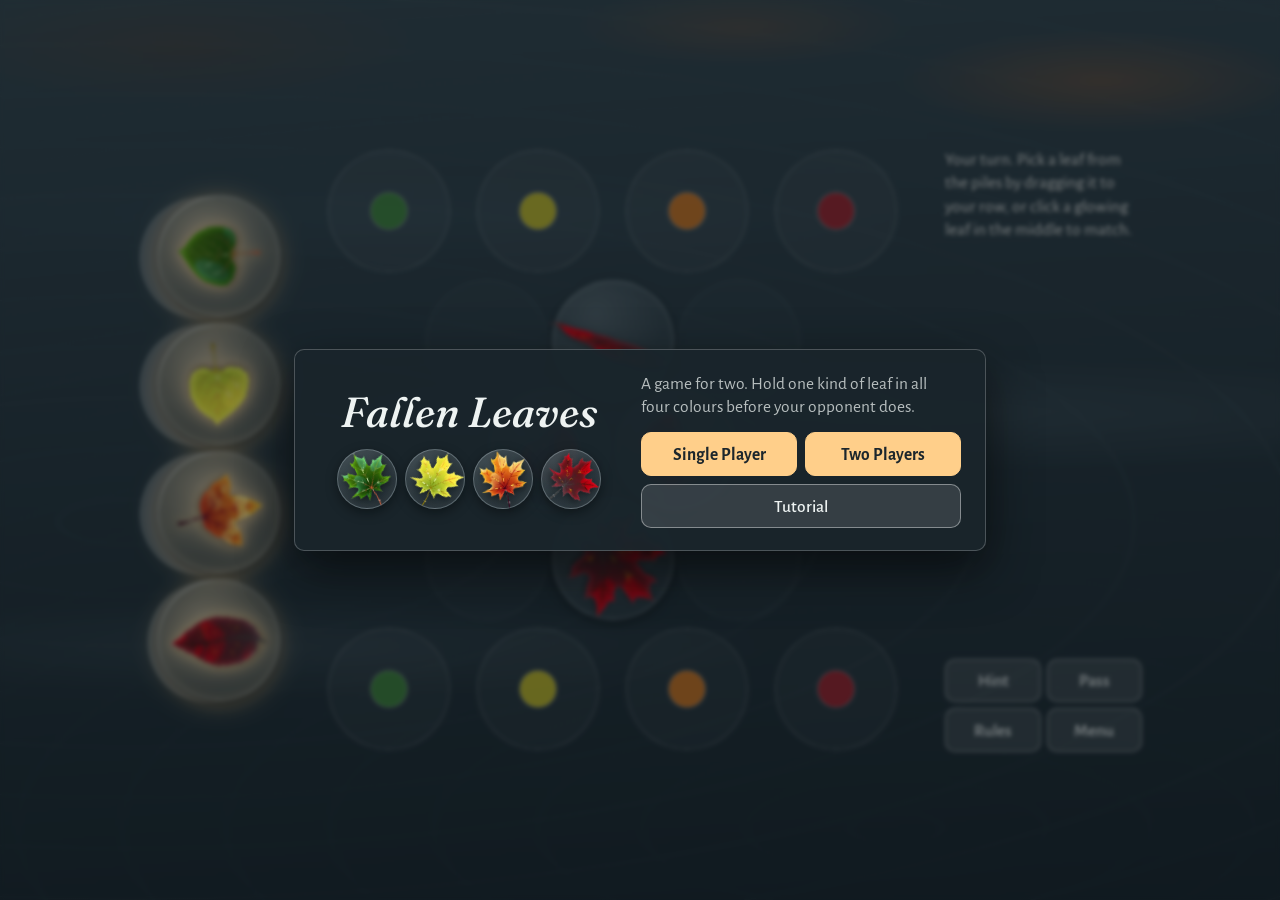
<file: fallen-leaves/index.html>
<!DOCTYPE html>
<html lang="en">
<head>
<meta charset="utf-8">
<meta name="viewport" content="width=device-width, initial-scale=1, maximum-scale=1, user-scalable=no">
<title>Fallen Leaves</title>
<link rel="preconnect" href="https://fonts.googleapis.com">
<link rel="preconnect" href="https://fonts.gstatic.com" crossorigin>
<link href="https://fonts.googleapis.com/css2?family=Alegreya+Sans:wght@400;500;700&family=Fraunces:ital,opsz,wght@0,9..144,500;1,9..144,500&display=swap" rel="stylesheet">
<style>
/* One visual world: a storm-dark table. Five rows of relics: the opponent's
   hand, the three rows of the realm, your hand. Reliquary on the left, a
   narrow panel of words and buttons on the right. Light marks what is live. */
:root {
  color-scheme: dark;
  --ink: #120e17;
  --stone: #1c1723;
  --edge: #3b3247;
  --bone: #ece5d8;
  --dim: #a297ad;
  --storm: #b5d0ff;
  --warn: #ffb58a;
  --display: "IM Fell English SC", "Iowan Old Style", Georgia, serif;
  --body: "Alegreya Sans", "Segoe UI", system-ui, sans-serif;
  --grain: url("data:image/svg+xml,%3Csvg xmlns='http://www.w3.org/2000/svg' width='160' height='160'%3E%3Cfilter id='n'%3E%3CfeTurbulence type='fractalNoise' baseFrequency='.9' numOctaves='3' stitchTiles='stitch'/%3E%3CfeColorMatrix values='0 0 0 0 1  0 0 0 0 1  0 0 0 0 1  0 0 0 .5 0'/%3E%3C/filter%3E%3Crect width='160' height='160' filter='url(%23n)' opacity='.5'/%3E%3C/svg%3E");
  --cw: 40px;
  --ar: 9 / 14;      /* relic shape, width / height */
  --glow: 181, 208, 255;
}
* { box-sizing: border-box; }
html, body { margin: 0; }
body {
  background:
    var(--grain),
    radial-gradient(90% 38% at 70% -6%, rgba(150, 170, 230, .20), transparent 70%),
    radial-gradient(120% 70% at 50% 0%, #2a1f36 0%, var(--ink) 62%) var(--ink);
  background-blend-mode: soft-light, normal, normal;
  background-attachment: fixed;
  color: var(--bone);
  font: 400 16px/1.35 var(--body);
  min-height: 100%;
  -webkit-user-select: none; user-select: none;
}
h2 { font: 400 14px/1 var(--display); letter-spacing: .16em; color: var(--dim); margin: 0; }
button { font: inherit; color: inherit; }
.btn {
  background: rgba(255, 255, 255, .04); border: 1px solid var(--edge); border-radius: 10px;
  padding: 8px 12px; cursor: pointer; font-weight: 500;
}
.btn:hover { border-color: var(--dim); }
.btn.primary { background: var(--storm); border-color: var(--storm); color: #10131c; font-weight: 700; }
.btn:disabled { opacity: .4; cursor: default; }
:focus-visible { outline: 2px solid var(--storm); outline-offset: 2px; }

/* ----- the table ----- */
.table { display: flex; gap: 10px; align-items: center; justify-content: center; padding: 4px 12px; width: 100%; max-width: 1100px; margin: 0 auto; }
.rel { display: grid; gap: 6px; width: calc(var(--cw) + 20px); flex: none; padding-left: 20px; }
.pile { position: relative; }
/* the relics beneath each face-up one show as card edges running out to the left */
.pile::before {
  content: ""; position: absolute; top: 2px; bottom: 2px; right: calc(100% - 1px); width: calc(var(--k) * 2px);
  background: repeating-linear-gradient(to left, #8a7f97 0 1px, #1b1622 1px 2px); border-radius: 3px 0 0 3px;
}
.board {
  position: relative; flex: none; border-radius: 6px;
  background: var(--grain), radial-gradient(70% 60% at 50% 50%, #2c2338 0%, #17121d 100%);
  background-blend-mode: soft-light, normal;
  box-shadow: inset 0 0 30px rgba(0, 0, 0, .75), 0 0 0 1px var(--edge);
}
.board > .card, .board > .slot, .board > .zone { position: absolute; }
.board > .card, .board > .slot { width: var(--cw); }
.board .rowmark { position: absolute; left: 0; right: 0; border-top: 1px solid rgba(255, 255, 255, .07); pointer-events: none; }
.board svg.beams { position: absolute; inset: 0; width: 100%; height: 100%; pointer-events: none; overflow: visible; mix-blend-mode: screen; }
.beam { stroke: var(--storm); stroke-width: 6; stroke-linecap: round; opacity: .5; filter: drop-shadow(0 0 5px var(--storm)) drop-shadow(0 0 14px #fff); }
.beam.dim { stroke: var(--dim); stroke-width: 3; stroke-dasharray: 3 9; opacity: .8; filter: none; }
.side { width: 150px; flex: none; display: flex; flex-direction: column; gap: 8px; align-self: stretch; padding: 4px 0; }
.side .prompt { margin: 0; text-wrap: balance; }
.side .prompt.warn { color: var(--warn); }
.side .last { margin: 0; color: var(--dim); font-size: 14px; -webkit-user-select: text; user-select: text; }
.side .grow { flex: 1; }
/* the table's buttons: a grid of equal size */
.actions { display: grid; grid-template-columns: 1fr 1fr; gap: 6px; }
.actions .btn { width: 100%; min-height: 40px; padding: 6px 4px; }
.actions .btn:only-child { grid-column: 1 / -1; }
.side .words { display: flex; flex-direction: column; gap: 8px; }
/* Always landscape: on a screen held upright the whole stage is turned on its
   side, so turning the phone shows the game the right way up. */
body.rot { overflow: hidden; }
body.rot #stage { position: fixed; overflow: auto; }
/* two players: the words turn to face whoever is to move; the pieces stay as they are */
body.turned .side, body.turned .title-inner { transform: rotate(180deg); }

/* ----- relics ----- */
.card, .slot {
  position: relative; width: 100%; aspect-ratio: var(--ar); border-radius: 4px; padding: 0;
  display: grid; place-items: center;
}
.slot { border: 1px dashed var(--edge); color: var(--edge); background: rgba(0, 0, 0, .18); }
.slot svg { width: 46%; height: 46%; fill: currentColor; opacity: .7; }
.slot.faint { opacity: .4; }
/* relic art: one sheet, ten houses across and four kinds down */
.card {
  border: 1px solid rgba(0, 0, 0, .7); background-color: var(--h);
  background-image: url(cards.jpg); background-size: 1000% 400%;
  background-position: calc(var(--hx) * 11.1111%) calc(var(--ty) * 33.3333%);
  box-shadow: 0 2px 5px rgba(0, 0, 0, .6);
  cursor: default; overflow: hidden;
  transition: filter .25s, transform .2s;
}
.card .kind {
  position: absolute; right: 4%; bottom: 3%; width: 32%; aspect-ratio: 1; border-radius: 50%;
  background: rgba(10, 8, 14, .72); display: grid; place-items: center; pointer-events: none;
}
.card .kind svg { width: 62%; height: 62%; fill: #f1ebdf; }
.card.back { background-image: url(backs.jpg); background-size: 400% 100%; background-position: calc(var(--ty) * 33.3333%) 0; }
.t0 { --ty: 0; } .t1 { --ty: 1; } .t2 { --ty: 2; } .t3 { --ty: 3; }
/* houses in the order of the printed deck: Cleric, Necromancer, Warrior, Paladin, Monk,
   Assassin, Wizard, Bard, Swashbuckler, Barbarian; --h and --g colour their names */
.h0 { --hx: 0; --h: #c98a2b; --g: #17130a; } .h1 { --hx: 1; --h: #3a3b3d; --g: #fff; }
.h2 { --hx: 2; --h: #b3283a; --g: #fff; }    .h3 { --hx: 3; --h: #5d3f86; --g: #fff; }
.h4 { --hx: 4; --h: #a04a35; --g: #fff; }    .h5 { --hx: 5; --h: #2f4a80; --g: #fff; }
.h6 { --hx: 6; --h: #2f9fb6; --g: #0d1a1e; } .h7 { --hx: 7; --h: #2f5a34; --g: #fff; }
.h8 { --hx: 8; --h: #1f8a63; --g: #fff; }    .h9 { --hx: 9; --h: #9a9c9e; --g: #14161a; }
.chip { display: inline-block; padding: 0 5px; border-radius: 3px; background: var(--h); color: var(--g); font-weight: 500; white-space: nowrap; }

/* ----- light: what is live glows, the rest falls back ----- */
/* fingers may scroll but never zoom: no pinch, no double tap */
html, body { touch-action: pan-x pan-y; }
[data-src] { touch-action: none; cursor: grab; }
button.card, button.slot, [data-dst] { cursor: pointer; }
.can { filter: drop-shadow(0 0 4px var(--storm)) drop-shadow(0 0 11px rgba(var(--glow), .75)); transform: translateY(-2px); animation: breathe 2.6s ease-in-out infinite; }
@keyframes breathe { 50% { filter: drop-shadow(0 0 6px #fff) drop-shadow(0 0 18px var(--storm)); } }
.slot.lit, body.dragging .slot.target {
  opacity: 1; border: 1px solid rgba(var(--glow), .7);
  background: radial-gradient(circle at 50% 50%, rgba(var(--glow), .38), rgba(var(--glow), .05) 70%);
  box-shadow: 0 0 14px rgba(var(--glow), .35);
}
.sel { filter: drop-shadow(0 0 5px #fff) drop-shadow(0 0 16px #fff); transform: translateY(-4px); }
.hint { filter: drop-shadow(0 0 5px #ffd98a) drop-shadow(0 0 16px #ffb347); animation: none; }
.slot.hint { opacity: 1; border: 1px solid #ffd98a; background: radial-gradient(circle at 50% 50%, rgba(255, 200, 110, .45), transparent 72%); }
.over { filter: drop-shadow(0 0 6px var(--warn)) drop-shadow(0 0 18px var(--warn)) !important; }
.focus .card:not(.lit):not(.can):not(.sel):not(.ghost) { filter: brightness(.38) saturate(.6); }
.zone.target { border-radius: 6px; background: radial-gradient(60% 120% at 50% 50%, rgba(var(--glow), .16), transparent 75%); }
.fresh { animation: fresh 1.6s ease-out; }
@keyframes fresh { 0% { filter: drop-shadow(0 0 8px var(--warn)) drop-shadow(0 0 20px var(--warn)); } 100% { filter: none; } }
.ghost { box-shadow: 0 8px 18px rgba(0, 0, 0, .65); filter: none !important; animation: none !important; transition: none; }
.flash::after { content: ""; position: fixed; inset: 0; background: #dfe9ff; pointer-events: none; animation: flash .9s ease-out forwards; z-index: 80; }
@keyframes flash { 0% { opacity: 0; } 8% { opacity: .75; } 16% { opacity: .1; } 26% { opacity: .55; } 100% { opacity: 0; } }
@media (prefers-reduced-motion: reduce) {
  .can { animation: none; } .fresh { animation: none; } .flash::after { animation: none; opacity: 0; }
  .card { transition: none; }
}

/* ----- a large window with a mouse ----- */
body.desk { font-size: calc(16px + 3px * var(--big, 0)); }
body.desk .table { max-width: 1800px; gap: calc(10px + 8px * var(--big, 0)); }
body.desk .side { width: calc(150px + 100px * var(--big, 0)); }
body.desk .side .last { font-size: calc(14px + 2px * var(--big, 0)); }
body.desk .actions .btn { min-height: calc(40px + 8px * var(--big, 0)); }
body.desk [data-src] { cursor: grab; }
body.desk .title-inner { max-width: calc(660px + 100px * var(--big, 0)); }
body.desk .title-inner.sheet { max-width: 68ch; }

/* ----- title screen and panels ----- */
.title {
  position: fixed; inset: 0; z-index: 70; overflow: auto; display: grid; place-items: center; padding: 16px;
  background: var(--grain), radial-gradient(100% 80% at 50% 0%, #2a1f36 0%, #0d0a11 75%);
  background-blend-mode: soft-light, normal;
}
.title[hidden] { display: none; }
.title-inner { display: grid; grid-template-columns: minmax(0, 300px) minmax(0, 320px); gap: 22px; align-items: center; max-width: 660px; }
.title-inner img { width: 100%; border-radius: 6px; box-shadow: 0 10px 40px rgba(0, 0, 0, .8), 0 0 60px rgba(150, 170, 230, .18); }
.title-inner .controls { display: flex; flex-direction: column; gap: 14px; }
.title-inner p { margin: 0; color: var(--dim); max-width: 34ch; }
@media (max-width: 560px) and (orientation: landscape) { .title-inner { grid-template-columns: minmax(0, 300px); justify-content: center; } }
@media (max-height: 430px) { .title-inner img { max-height: 78vh; width: auto; justify-self: end; } }
.title-inner { position: relative; }
.choices { display: grid; grid-template-columns: 1fr 1fr; gap: 8px; }
.choices[hidden] { display: none; }
.choices .btn { min-height: 44px; }
#mode-choice #go-tutorial, #level-choice #level-back { grid-column: 1 / -1; }
#level-choice { grid-template-columns: 1fr 1fr 1fr; }
.close {
  position: absolute; top: -14px; right: -14px; width: 38px; height: 38px; border-radius: 50%; padding: 0; z-index: 1;
  background: var(--stone); border: 1px solid var(--edge); cursor: pointer; font-size: 22px; line-height: 1;
}
.close[hidden] { display: none; }
.won { font: 400 21px/1.2 var(--display); letter-spacing: .06em; color: var(--bone); }
/* the rules, as a sheet over the game */
#rules { overflow: hidden; grid-template-rows: minmax(0, 1fr); grid-template-columns: minmax(0, 1fr); }
.title-inner.sheet { display: flex; flex-direction: column; width: 100%; max-width: 64ch; max-height: 100%; min-height: 0; justify-self: center; color: var(--dim); -webkit-user-select: text; user-select: text; }
.sheet-body { min-height: 0; overflow-x: hidden; overflow-y: auto; overflow-wrap: break-word; overscroll-behavior: contain; }
/* turned on its side, a browser scrolls a panel the wrong way for the finger, so the page does it itself */
body.rot .sheet-body, body.rot #title { touch-action: none; }
.sheet-body > :first-child { margin-top: 0; } .sheet-body > :last-child { margin-bottom: 0; }
.close { top: -12px; right: -12px; }
.title-inner.sheet p { max-width: none; margin: .6em 0; }
/* the table sits in the middle of the screen */
#stage { min-height: 100vh; min-height: 100dvh; display: flex; flex-direction: column; justify-content: center; }
body.rot #stage { min-height: 0; }
/* Fallen Leaves: leaves floating on the glassy surface of a pond. One
   background for the whole page; each leaf sits in a faint ring on the water. */
:root {
  color-scheme: dark;
  --ink: #1d2a31; --stone: #162127; --edge: rgba(255, 255, 255, .30); --bone: #eef3f2; --dim: rgba(238, 243, 242, .74);
  --storm: #ffcf8a; --warn: #ffab8f;
  --display: "Fraunces", "Iowan Old Style", Georgia, serif;
  --ar: 1; --glow: 255, 214, 150;
}
body {
  /* dark, still water under an overcast sky: slate blue-grey, long pale glints where the
     surface catches the light, slow rings, and the blurred warmth of leaves out of focus */
  background:
    radial-gradient(26% 9% at 14% 5%, rgba(214, 120, 52, .30), transparent 72%),
    radial-gradient(22% 8% at 86% 9%, rgba(200, 104, 44, .26), transparent 72%),
    radial-gradient(18% 6% at 58% 3%, rgba(190, 96, 40, .18), transparent 72%),
    radial-gradient(60% 7% at 30% 24%, rgba(160, 184, 196, .16), transparent 70%),
    radial-gradient(70% 9% at 72% 46%, rgba(150, 176, 190, .12), transparent 70%),
    radial-gradient(55% 8% at 22% 72%, rgba(140, 168, 182, .10), transparent 70%),
    repeating-radial-gradient(ellipse 130% 60% at 70% 92%, transparent 0 44px, rgba(190, 210, 220, .05) 45px 47px, transparent 48px 104px),
    repeating-radial-gradient(ellipse 130% 60% at 10% 58%, transparent 0 68px, rgba(190, 210, 220, .035) 69px 71px, transparent 72px 156px),
    linear-gradient(176deg, #33454e 0%, #2a3a43 30%, #212f37 62%, #17232a 100%) #212f37;
  background-attachment: fixed;
}
h2 { letter-spacing: .04em; font-style: italic; font-size: 16px; }
.btn { background: rgba(255, 255, 255, .12); border-color: rgba(255, 255, 255, .4); }
.btn.primary { background: #ffcf8a; border-color: #ffcf8a; color: #1c262c; }
.side .prompt, .side .last { text-shadow: 0 1px 2px rgba(0, 0, 0, .5); }

/* no board: the table is the pond itself */
.board { background: none; box-shadow: none; }
.board .rowmark { display: none; }

/* a leaf on the water: a faint glassy ring, the leaf and its shadow above it */
.card, .slot { border-radius: 50%; }
.card {
  border: 1px solid rgba(220, 235, 240, .30);
  background: radial-gradient(circle at 36% 28%, rgba(220, 235, 240, .22), rgba(220, 235, 240, .08) 58%, rgba(220, 235, 240, .03));
  box-shadow: 0 4px 12px rgba(0, 0, 0, .40), inset 0 0 10px rgba(255, 255, 255, .08);
  overflow: visible;
}
.card::after {
  content: ""; position: absolute; inset: -11%; pointer-events: none; /* a leaf may lap over its ring */
  background-image: url(leaves.webp); background-size: 1000% 400%;
  background-position: calc(var(--hx) * 11.1111%) calc(var(--ty) * 33.3333%);
  filter: drop-shadow(0 2px 3px rgba(0, 0, 0, .55));
  transform: rotate(var(--turn, 0deg)); /* no leaf has a right way up */
}
.card.back { background: radial-gradient(circle at 36% 28%, rgba(255, 255, 255, .35), var(--tint)); }
.card.back::after { display: none; }
.slot { border-color: rgba(255, 255, 255, .38); background: rgba(255, 255, 255, .04); }
.dot { width: 30%; aspect-ratio: 1; border-radius: 50%; background: var(--tint); opacity: .85; box-shadow: 0 0 0 1px rgba(255, 255, 255, .4); }
.t0, .k0 { --tint: #3f8a3a; } .t1, .k1 { --tint: #cfc526; } .t2, .k2 { --tint: #dd7a1e; } .t3, .k3 { --tint: #a81f2a; }
.chip { background: var(--tint); color: #fff; }
.chip.k1 { color: #2f2a05; }
/* a pile: rims of the leaves beneath, running out to the left */
.pile::before { top: 0; bottom: 0; left: 0; right: 0; width: auto; border-radius: 50%; background: none; box-shadow: var(--edges); }
.focus .card:not(.lit):not(.can):not(.sel):not(.ghost) { filter: brightness(.5) saturate(.5); opacity: .75; }
.ghost { box-shadow: 0 10px 18px rgba(6, 36, 44, .45); }
.beam { stroke: #fff3c9; opacity: .6; }
.flash::after { display: none; }

/* settings: a panel over the game, which stays in view behind it */
.title { background: rgba(10, 16, 20, .45); backdrop-filter: blur(2px); -webkit-backdrop-filter: blur(2px); }
.title-inner {
  background: rgba(26, 37, 44, .95); border: 1px solid rgba(255, 255, 255, .22); border-radius: 10px;
  padding: 22px 24px; box-shadow: 0 18px 50px rgba(0, 0, 0, .6);
}
.title-inner p { color: var(--dim); }
.hero { display: flex; flex-direction: column; gap: 16px; align-items: center; }
.hero h1 { font: italic 500 42px/1 var(--display); margin: 0; text-wrap: balance; text-align: center; }
.hero-row { display: grid; grid-template-columns: repeat(4, 60px); gap: 8px; }
.won { font-style: italic; letter-spacing: 0; }
/* rings on the water where a leaf comes down */
#ripples { position: absolute; left: 0; top: 0; }
/* One ring, drawn as a low ridge in the surface: a pale band lit from the top of the pond with a
   darker band just inside it. It starts fast and slows, and as it spreads it thickens and fades. */
.ripple { position: fixed; border-radius: 50%; pointer-events: none; opacity: 0; animation: ripple 2.6s cubic-bezier(.12, .62, .2, 1) forwards; }
.ripple::before, .ripple::after { content: ""; position: absolute; inset: 0; border-radius: 50%; }
.ripple::before {
  background: linear-gradient(to bottom, rgba(232, 244, 248, .85), rgba(232, 244, 248, .30) 50%, rgba(2, 14, 20, .50));
  -webkit-mask: radial-gradient(closest-side, transparent 89%, #000 94%, #000 96%, transparent 100%);
  mask: radial-gradient(closest-side, transparent 89%, #000 94%, #000 96%, transparent 100%);
}
.ripple::after {
  background: linear-gradient(to bottom, rgba(2, 14, 20, .50), rgba(2, 14, 20, .12) 50%, rgba(232, 244, 248, .45));
  -webkit-mask: radial-gradient(closest-side, transparent 78%, #000 85%, #000 87%, transparent 92%);
  mask: radial-gradient(closest-side, transparent 78%, #000 85%, #000 87%, transparent 92%);
}
@keyframes ripple {
  0% { transform: scale(1); opacity: 0; }
  6% { opacity: .9; }
  45% { opacity: .45; }
  100% { transform: scale(2.9); opacity: 0; }
}
/* a leaf dips as it meets the water, and its shadow draws in under it */
.card.dip { animation: dip .55s cubic-bezier(.3, .6, .3, 1); }
@keyframes dip {
  0% { transform: scale(1.04); box-shadow: 0 9px 18px rgba(0, 0, 0, .34), inset 0 0 10px rgba(255, 255, 255, .08); }
  38% { transform: scale(.945); box-shadow: 0 1px 4px rgba(0, 0, 0, .55), inset 0 0 10px rgba(255, 255, 255, .08); }
  72% { transform: scale(1.012); }
  100% { transform: none; }
}
@media (prefers-reduced-motion: reduce) { .ripple { display: none; } .card.dip { animation: none; } }
.hero-row .card:nth-child(1) { --turn: -24deg; } .hero-row .card:nth-child(2) { --turn: 31deg; } .hero-row .card:nth-child(3) { --turn: -8deg; } .hero-row .card:nth-child(4) { --turn: 52deg; }

</style>
</head>
<body>
<svg width="0" height="0" style="position:absolute" aria-hidden="true">
  <symbol id="g0" viewBox="0 0 24 24"><path d="M12 1.5 14.2 5v9.5H9.8V5zM6.5 14.5h11v2.2h-11zM10.9 16.7h2.2v3.6h-2.2z"/><circle cx="12" cy="21.4" r="1.5"/></symbol>
  <symbol id="g1" viewBox="0 0 24 24"><path d="M12 2 20 4.8v6.4c0 5-3.4 8.4-8 10.8-4.6-2.4-8-5.8-8-10.8V4.8z"/></symbol>
  <symbol id="g2" viewBox="0 0 24 24"><path d="M12 2.5c4.7 0 8.2 3.7 8.2 8.3V21h-5.4v-5.2l1.8-1.7v-2.4H7.4v2.400l1.8 1.700V21H3.800V10.800c0-4.600 3.500-8.300 8.200-8.300z"/></symbol>
  <symbol id="g3" viewBox="0 0 24 24"><path d="M12 8.2 18.4 14 12 22 5.600 14z"/><path d="M12 1.800a3.300 3.300 0 1 1 0 6.600 3.300 3.300 0 0 1 0-6.600zm0 1.700a1.600 1.600 0 1 0 0 3.200 1.600 1.600 0 0 0 0-3.200z"/></symbol>
</svg>

<div id="stage">
<section class="title" id="title">
  <div class="title-inner">
    <button class="close" id="go-resume" type="button" aria-label="Back to the game" hidden>&times;</button>
    <div class="hero">
      <h1>Fallen Leaves</h1>
      <div class="hero-row">
        <div class="card h5 t0"></div><div class="card h5 t1"></div><div class="card h5 t2"></div><div class="card h5 t3"></div>
      </div>
    </div>
    <div class="controls">
      <p>A game for two. Hold one kind of leaf in all four colours before your opponent does.</p>
      <div class="choices" id="mode-choice">
        <button class="btn primary" id="go-single" type="button">Single Player</button>
        <button class="btn primary" id="go-two" type="button">Two Players</button>
        <button class="btn" id="go-tutorial" type="button">Tutorial</button>
      </div>
      <div class="choices" id="level-choice" hidden>
        <button class="btn primary" type="button" data-depth="1">Easy</button>
        <button class="btn primary" type="button" data-depth="2">Medium</button>
        <button class="btn primary" type="button" data-depth="4">Hard</button>
        <button class="btn" id="level-back" type="button">Back</button>
      </div>
    </div>
  </div>
</section>

<section class="title" id="rules" hidden>
  <div class="title-inner sheet">
    <button class="close" id="rules-close" type="button" aria-label="Close the rules">&times;</button>
    <div class="sheet-body">
    <h2>How to play</h2>
  <p>There are ten kinds of leaf (oak, chestnut, ginkgo, elm, willow, maple, aspen, hawthorn, ivy and ash), each in four colours: green, yellow, orange and red. Hold one kind of leaf in all four colours at the end of your turn and you win.</p>
  <p>The table has five rows. The far row is your opponent's leaves, the near row is yours, and the three between are the middle. The piles are at the side, one for each colour; the rims beside each pile are the leaves still beneath it.</p>
  <p><b>Pick.</b> Drag a face-up leaf from a pile to your row. You may keep only one leaf of each colour, so if you now hold two, drag either one to a glowing place in the middle. A leaf goes at the left or right end of a row, and a column must be full before the next one starts.</p>
  <p><b>Match.</b> If a leaf on the row of the middle nearest you is the same kind as one you hold, tap it to match along a diagonal rising from it. Its three leaves come up into your hand. Put three back, in any order, from everything you now hold; the match is made when the third goes down. You must end with one of each colour. Put them back as they were to change your mind.</p>
  <p>Your opponent sits opposite, so their near row is the far row of the middle. You may also pass.</p>
    </div>
  </div>
</section>

<div id="ripples" aria-hidden="true"></div>
<main class="table" id="table">
  <div class="rel" id="reliquary" aria-label="Piles of leaves"></div>
  <div class="board" id="board" aria-label="Opponent's leaves, the middle, and your leaves"></div>
  <aside class="side">
    <div class="words">
      <p class="prompt" id="prompt" aria-live="polite"></p>
      <p class="last" id="last"></p>
    </div>
    <div class="grow"></div>
    <div class="actions" id="actions"></div>
  </aside>
</main>

</div>

<script>// Thronestorm rules, features, value network and move chooser.
// A port of trainer/src/{game,net,main}.rs; tests/web_check.js verifies it
// against the Rust trainer. Runs in a browser (window.TS) or under Node.
(function (root) {
  'use strict';
  const XM = 40, W = 2 * XM + 1, NC = 3 * W, NONE = 255, MAXH = 12;
  const F = 27, G = 20, D1 = 32, D2 = 64, POOL_SCALE = 0.25;
  const CHECKED = 6, DEEP = 30;
  const START = [[0, 0], [1, -1], [1, 1], [2, 0]];
  const cid = (r, x) => r * W + x + XM;
  const house = (c) => c >> 2;
  const ctype = (c) => c & 3;

  function newState(n, rand) {
    const s = {
      n, cells: new Uint8Array(NC).fill(NONE), lo: -1, hi: 1,
      hands: [new Uint8Array(4).fill(NONE), new Uint8Array(4).fill(NONE)],
      decks: [], dlen: [n, n, n, n], revealed: [true, true, true, true],
      toMove: 0, winner: -1,
    };
    for (let t = 0; t < 4; t++) {
      const d = [];
      for (let h = 0; h < n; h++) d.push(h * 4 + t);
      for (let i = n - 1; i > 0; i--) {
        const j = Math.floor(rand() * (i + 1));
        [d[i], d[j]] = [d[j], d[i]];
      }
      s.decks.push(d);
    }
    for (const [r, x] of START) {
      s.dlen[3] -= 1;
      s.cells[cid(r, x)] = s.decks[3][s.dlen[3]];
    }
    return s;
  }

  function clone(s) {
    return {
      n: s.n, cells: s.cells.slice(), lo: s.lo, hi: s.hi,
      hands: [s.hands[0].slice(), s.hands[1].slice()],
      decks: s.decks, dlen: s.dlen.slice(), revealed: s.revealed.slice(),
      toMove: s.toMove, winner: s.winner,
    };
  }

  function handWins(h) {
    if (h[0] === NONE) return false;
    const a = house(h[0]);
    for (let i = 1; i < 4; i++) if (h[i] === NONE || house(h[i]) !== a) return false;
    return true;
  }
  function handMask(h) {
    let m = 0;
    for (let i = 0; i < 4; i++) if (h[i] !== NONE) m |= 1 << house(h[i]);
    return m;
  }
  function faceUp(s, t) {
    return s.dlen[t] > 0 && s.revealed[t] ? s.decks[t][s.dlen[t] - 1] : NONE;
  }
  function openSlots(s) {
    const out = [];
    for (const sign of [-1, 1]) {
      for (let k = 1; ; k++) {
        const x = sign * (k + 1);
        const before = out.length;
        if (k % 2 === 1) {
          for (const r of [0, 2]) if (s.cells[cid(r, x)] === NONE) out.push([r, x]);
        } else if (s.cells[cid(1, x)] === NONE) out.push([1, x]);
        if (out.length > before) break;
      }
    }
    return out;
  }
  const evenStart = (lo) => lo - (((lo % 2) + 2) % 2);

  // Complete lines as [p's bottom cell, middle, p's top cell].
  function lines(s, p) {
    const out = [];
    const b = p === 0 ? 2 : 0, t = 2 - b;
    for (let x = evenStart(s.lo); x <= s.hi; x += 2) {
      if (s.cells[cid(b, x)] === NONE) continue;
      for (const d of [-1, 1]) {
        if (s.cells[cid(1, x + d)] !== NONE && s.cells[cid(t, x + 2 * d)] !== NONE) {
          out.push([[b, x], [1, x + d], [t, x + 2 * d]]);
        }
      }
    }
    return out;
  }

  function finish(s, p) {
    if (handWins(s.hands[p])) s.winner = p;
    s.toMove = 1 - p;
    return s;
  }

  // Every legal move with its resulting state. A claim leaves the next relic
  // of that deck face down; call flip() on the chosen state to reveal it.
  function successors(s) {
    const out = [];
    if (s.winner >= 0) return out;
    const p = s.toMove;
    out.push({ s: finish(clone(s), p), m: ['pass'] });
    let slots = null;
    for (let t = 0; t < 4; t++) {
      const c = faceUp(s, t);
      if (c === NONE) continue;
      const held = s.hands[p][t];
      if (held === NONE) {
        const n = clone(s);
        n.dlen[t] -= 1; n.revealed[t] = false; n.hands[p][t] = c;
        out.push({ s: finish(n, p), m: ['claim', t, null, null] });
      } else {
        if (!slots) slots = openSlots(s);
        for (const played of [c, held]) {
          for (const slot of slots) {
            const n = clone(s);
            n.dlen[t] -= 1; n.revealed[t] = false;
            n.hands[p][t] = played === c ? held : c;
            n.cells[cid(slot[0], slot[1])] = played;
            n.lo = Math.min(n.lo, slot[1]); n.hi = Math.max(n.hi, slot[1]);
            out.push({ s: finish(n, p), m: ['claim', t, played, slot] });
          }
        }
      }
    }
    const mask = handMask(s.hands[p]);
    if (mask === 0) return out;
    for (const line of lines(s, p)) {
      const ids = line.map(([r, x]) => cid(r, x));
      const c = ids.map((id) => s.cells[id]);
      if ((mask & (1 << house(c[0]))) === 0) continue;
      const pool = c.slice();
      for (let i = 0; i < 4; i++) if (s.hands[p][i] !== NONE) pool.push(s.hands[p][i]);
      const m = pool.length;
      for (let i = 0; i < m; i++) for (let j = 0; j < m; j++) {
        if (j === i) continue;
        for (let k = 0; k < m; k++) {
          if (k === i || k === j || (i === 0 && j === 1 && k === 2)) continue;
          const nh = [NONE, NONE, NONE, NONE];
          let ok = true;
          for (let q = 0; q < m; q++) {
            if (q === i || q === j || q === k) continue;
            const card = pool[q];
            if (nh[ctype(card)] !== NONE) { ok = false; break; }
            nh[ctype(card)] = card;
          }
          if (!ok) continue;
          const placed = [pool[i], pool[j], pool[k]];
          const n = clone(s);
          n.hands[p].set(nh);
          for (let q = 0; q < 3; q++) n.cells[ids[q]] = placed[q];
          out.push({ s: finish(n, p), m: ['plot', line, placed] });
        }
      }
    }
    return out;
  }

  function flip(s) { s.revealed = [true, true, true, true]; }

  // Could p win with one move from here, using only visible relics?
  function canWinNow(s, p) {
    const hand = s.hands[p];
    for (let t = 0; t < 4; t++) {
      const c = faceUp(s, t);
      if (c === NONE) continue;
      let all = true;
      for (let u = 0; u < 4; u++) {
        if (u !== t && (hand[u] === NONE || house(hand[u]) !== house(c))) { all = false; break; }
      }
      if (all) return true;
    }
    for (let i = 0; i < 4; i++) if (hand[i] === NONE) return false;
    const mask = handMask(hand);
    const cnt = new Uint8Array(MAXH);
    for (let i = 0; i < 4; i++) cnt[house(hand[i])]++;
    const b = p === 0 ? 2 : 0, t = 2 - b;
    for (let x = evenStart(s.lo); x <= s.hi; x += 2) {
      const c0 = s.cells[cid(b, x)];
      if (c0 === NONE || (mask & (1 << house(c0))) === 0) continue;
      for (const d of [-1, 1]) {
        const c1 = s.cells[cid(1, x + d)], c2 = s.cells[cid(t, x + 2 * d)];
        if (c1 === NONE || c2 === NONE) continue;
        let hit = false;
        for (const c of [c0, c1, c2]) { if (++cnt[house(c)] === 4) hit = true; }
        for (const c of [c0, c1, c2]) cnt[house(c)]--;
        if (hit) return true;
      }
    }
    return false;
  }

  function top2(v, live, n) {
    let a = 0, b = 0;
    for (let h = 0; h < n; h++) {
      if (!live[h]) continue;
      if (v[h] > a) { b = a; a = v[h]; } else if (v[h] > b) b = v[h];
    }
    return [a, b];
  }

  function features(s) {
    const me = s.toMove, o = 1 - me, n = s.n;
    const z = () => new Array(MAXH).fill(0);
    const hand = [z(), z()], face = z(), hidden = z(), realm = z(), keys = [z(), z()];
    let nFace = 0, nHidden = 0;
    const deckHidden = [0, 0, 0, 0];
    const isHidden = new Uint8Array(MAXH * 4);
    for (let p = 0; p < 2; p++) for (let i = 0; i < 4; i++) {
      const c = s.hands[p][i];
      if (c !== NONE) hand[p][house(c)]++;
    }
    for (let t = 0; t < 4; t++) for (let i = 0; i < s.dlen[t]; i++) {
      const c = s.decks[t][i];
      if (i + 1 === s.dlen[t] && s.revealed[t]) { face[house(c)]++; nFace++; }
      else { hidden[house(c)]++; nHidden++; deckHidden[t]++; isHidden[c] = 1; }
    }
    for (let x = s.lo; x <= s.hi; x++) for (let r = 0; r < 3; r++) {
      const c = s.cells[cid(r, x)];
      if (c === NONE) continue;
      realm[house(c)]++;
      if (r === 2) keys[0][house(c)]++;
      if (r === 0) keys[1][house(c)]++;
    }
    const lns = [[], []], usable = [[], []], reach = [z(), z()];
    const seen = [new Uint8Array(NC), new Uint8Array(NC)];
    for (let p = 0; p < 2; p++) {
      const mask = handMask(s.hands[p]);
      for (const line of lines(s, p)) {
        const ids = line.map(([r, x]) => cid(r, x));
        const ok = (mask & (1 << house(s.cells[ids[0]]))) !== 0;
        if (ok) for (const id of ids) {
          if (!seen[p][id]) { seen[p][id] = 1; reach[p][house(s.cells[id])]++; }
        }
        lns[p].push(ids); usable[p].push(ok);
      }
    }
    const pool = [hand[0].slice(), hand[1].slice()];
    const safe = [hand[0].slice(), hand[1].slice()];
    const potential = [hand[0].slice(), hand[1].slice()];
    for (let p = 0; p < 2; p++) {
      lns[p].forEach((ids, li) => {
        const ok = usable[p][li];
        const contested = ids.some((id) => seen[1 - p][id]);
        const cnt = z();
        for (const id of ids) cnt[house(s.cells[id])]++;
        for (let h = 0; h < n; h++) {
          if (cnt[h] <= 0) continue;
          const v = hand[p][h] + cnt[h];
          potential[p][h] = Math.max(potential[p][h], v);
          if (ok) {
            pool[p][h] = Math.max(pool[p][h], v);
            if (!contested) safe[p][h] = Math.max(safe[p][h], v);
          }
        }
      });
    }
    const out = [z(), z()];
    for (let p = 0; p < 2; p++) for (let t = 0; t < 4; t++) {
      const others = [];
      for (let u = 0; u < 4; u++) if (u !== t) others.push(s.hands[p][u]);
      if (others.every((c) => c !== NONE && house(c) === house(others[0]))) {
        const h = house(others[0]);
        if (isHidden[h * 4 + t]) out[p][h] = 1 / Math.max(deckHidden[t], 1);
      }
    }
    const b = (v) => (v ? 1 : 0);
    const live = [[], []];
    for (let h = 0; h < n; h++) { live[me][h] = hand[o][h] === 0; live[o][h] = hand[me][h] === 0; }
    const houses = new Float32Array(n * F);
    for (let h = 0; h < n; h++) {
      const ml = b(live[me][h]), ol = b(live[o][h]);
      houses.set([
        hand[me][h] / 4, hand[o][h] / 4, face[h] / 4, hidden[h] / 4, realm[h] / 4,
        pool[me][h] / 4, pool[o][h] / 4, reach[me][h] / 4, reach[o][h] / 4, ml, ol,
        keys[me][h] / 4, keys[o][h] / 4,
        b(hand[me][h] >= 2), b(hand[me][h] >= 3), b(hand[o][h] >= 2), b(hand[o][h] >= 3),
        b(pool[me][h] >= 3), b(pool[o][h] >= 3),
        ml * pool[me][h] / 4, ol * pool[o][h] / 4,
        ml * potential[me][h] / 4, ol * potential[o][h] / 4,
        ml * safe[me][h] / 4, ol * safe[o][h] / 4,
        out[me][h], out[o][h],
      ], h * F);
    }
    const size = (p) => { let k = 0; for (let i = 0; i < 4; i++) if (s.hands[p][i] !== NONE) k++; return k / 4; };
    const div = (p) => { let m = handMask(s.hands[p]), k = 0; while (m) { k += m & 1; m >>= 1; } return k / 4; };
    const count = (p) => usable[p].filter(Boolean).length / 20;
    const [mp1, mp2] = top2(pool[me], live[me], n), [op1, op2] = top2(pool[o], live[o], n);
    const [ms1, ms2] = top2(safe[me], live[me], n), [os1, os2] = top2(safe[o], live[o], n);
    const global = new Float32Array([
      size(me), size(o), count(me), count(o), lns[0].length / 20, nHidden / 36, nFace / 4,
      b(canWinNow(s, me)), b(canWinNow(s, o)), 1, div(me), div(o),
      mp1 / 4, mp2 / 4, op1 / 4, op2 / 4, ms1 / 4, ms2 / 4, os1 / 4, os2 / 4,
    ]);
    return { houses, global, n };
  }

  const O_W1 = 0, O_B1 = O_W1 + F * D1, O_W2 = O_B1 + D1, O_B2 = O_W2 + (D1 + G) * D2;
  const O_W3 = O_B2 + D2, O_B3 = O_W3 + D2 * 2, NP = O_B3 + 2;

  function loadNet(bytes) {
    const dv = new DataView(bytes.buffer, bytes.byteOffset, bytes.byteLength);
    const dims = [0, 4, 8, 12].map((o) => dv.getUint32(o, true));
    if (dims[0] !== F || dims[1] !== G || dims[2] !== D1 || dims[3] !== D2 + 1000) throw new Error('network shape');
    const p = new Float32Array(NP);
    for (let i = 0; i < NP; i++) p[i] = dv.getFloat32(16 + i * 4, true);
    return p;
  }

  // [chance the player to move wins, chance the other player wins]
  function evalNet(p, f) {
    const z = new Float32Array(D1 + G);
    for (let h = 0; h < f.n; h++) {
      for (let j = 0; j < D1; j++) {
        let a = p[O_B1 + j];
        for (let i = 0; i < F; i++) a += f.houses[h * F + i] * p[O_W1 + i * D1 + j];
        z[j] += Math.tanh(a) * POOL_SCALE;
      }
    }
    z.set(f.global, D1);
    const h2 = new Float32Array(D2);
    for (let j = 0; j < D2; j++) {
      let a = p[O_B2 + j];
      for (let i = 0; i < D1 + G; i++) a += z[i] * p[O_W2 + i * D2 + j];
      h2[j] = Math.tanh(a);
    }
    const v = [0, 0];
    for (let k = 0; k < 2; k++) {
      let a = p[O_B3 + k];
      for (let j = 0; j < D2; j++) a += h2[j] * p[O_W3 + j * 2 + k];
      v[k] = 1 / (1 + Math.exp(-a));
    }
    return v;
  }

  // `after` is the position just after `attacker` moved. True if he threatens
  // to win and every reply still leaves him a winning move.
  function forcedWin(after, attacker) {
    if (after.winner >= 0 || !canWinNow(after, attacker)) return false;
    return successors(after).every((r) => r.s.winner < 0 && canWinNow(r.s, attacker));
  }
  function hasForcingWin(s, me) {
    if (canWinNow(s, me)) return true;
    return successors(s).some((t) => forcedWin(t.s, me));
  }
  function forcedWin3(after, attacker) {
    if (after.winner >= 0 || canWinNow(after, 1 - attacker)) return false;
    return successors(after).every((r) => r.s.winner < 0 && hasForcingWin(r.s, attacker));
  }

  // Index of the move to play. opts: { net, depth (1-4), rivalry }
  function choose(s, succ, opts) {
    const p = s.toMove, { net, depth, rivalry } = opts;
    const win = succ.findIndex((t) => t.s.winner === p);
    if (win >= 0) return win;
    let cands = [];
    for (let i = 0; i < succ.length; i++) if (!canWinNow(succ[i].s, 1 - p)) cands.push(i);
    if (!cands.length) cands = succ.map((_, i) => i);
    if (depth >= 2) {
      const f = cands.find((i) => forcedWin(succ[i].s, p));
      if (f !== undefined) return f;
    }
    const score = (st) => { const v = evalNet(net, features(st)); return rivalry * v[0] - v[1]; };
    const scored = cands.map((i) => [score(succ[i].s), i]).sort((a, b) => a[0] - b[0]);
    if (depth >= 3) {
      const f = scored.slice(0, DEEP).find(([, i]) => forcedWin3(succ[i].s, p));
      if (f) return f[1];
    }
    if (depth >= 2) {
      for (const [, i] of scored.slice(0, CHECKED)) {
        const theirs = successors(succ[i].s);
        let bad = theirs.some((t) => !canWinNow(t.s, p) && forcedWin(t.s, 1 - p));
        if (!bad && depth >= 4) {
          const rated = [];
          theirs.forEach((t, j) => { if (t.s.winner < 0) rated.push([score(t.s), j]); });
          rated.sort((a, b) => a[0] - b[0]);
          bad = rated.slice(0, DEEP).some(([, j]) => forcedWin3(theirs[j].s, 1 - p));
        }
        if (!bad) return i;
      }
    }
    return scored[0][1];
  }

  const api = {
    NONE, START, cid, house, ctype, newState, clone, faceUp, openSlots, lines,
    successors, flip, canWinNow, handWins, handMask, features, loadNet, evalNet, choose, forcedWin,
  };
  if (typeof module !== 'undefined' && module.exports) module.exports = api;
  else root.TS = api;
})(typeof window !== 'undefined' ? window : globalThis);
</script>
<script>// Fallen Leaves: ten kinds of leaf, each in four colours. The same game as
// Thronestorm; a leaf's kind plays the part of a house and its colour the
// part of sword, shield, helmet or trinket. You pick leaves from the piles
// and make matches along diagonals in the middle.
window.SKIN = (function () {
  const KIND = ['green', 'yellow', 'orange', 'red'];
  const HOUSE = ['oak', 'chestnut', 'ginkgo', 'elm', 'willow', 'maple', 'aspen', 'hawthorn', 'ivy', 'ash'];
  const house = (c) => c >> 2, kind = (c) => c & 3;
  const name = (c) => `${KIND[kind(c)]} ${HOUSE[house(c)]} leaf`;
  const chip = (c) => `<span class="chip k${kind(c)}">${KIND[kind(c)]} ${HOUSE[house(c)]}</span>`;
  const chips = (cs) => cs.map(chip).join(' ');
  return {
    kinds: KIND, houses: HOUSE, name, chip,
    ratio: 1, maxWidth: 96, gap: 4, handGap: 8, rowPitch: 0.866, handPitch: 1.22, // circles pack like a honeycomb
    ripple: true,
    spin: true, // leaves lie at whatever angle they landed
    badge: () => '',
    slot: (t) => `<span class="dot k${t}"></span>`,
    // the leaves beneath a pile's top one show as rims running out to the left
    pileStyle: (n) => '--edges:' + (Array.from({ length: n }, (_, i) => `${-2 * (i + 1)}px 0 0 ${i % 2 ? 'rgba(10,18,22,.6)' : 'rgba(220,235,240,.45)'}`).join(',') || 'none'),
    words: {
      thinking: 'The opponent is thinking.',
      dragToPick: 'Drag it to your row to pick it.',
      yourTurn: 'Your turn. Pick a leaf from the piles by dragging it to your row, or tap a glowing leaf in the middle to match.',
      two: (t) => `You now hold two ${KIND[t]} leaves. Drag one of them to a glowing place in the middle.`,
      twoDiagonals: 'Two diagonals rise from that leaf. Tap another leaf on the one you want.',
      putBack: (n) => `Put ${['', 'one more leaf', 'two more leaves', 'three leaves'][n]} back on the diagonal, keeping one of each colour. Tap a leaf twice to send it to the next place.`,
      wouldHoldTwo: (t) => `You would hold two ${KIND[t]} leaves. Swap one of them onto the diagonal.`,
      backAsWas: 'You put the diagonal back as it was.',
      notAllowed: 'That move is not allowed.',
      noKindYet: (t) => `You hold no ${KIND[t]} leaf yet, so that one goes to your row.`,
      peekNeither: 'Neither diagonal from that leaf is complete yet.',
      peekIncomplete: 'That diagonal is not complete yet.',
      peekNoStake: (h) => `You hold no ${HOUSE[h]} leaf, so you cannot match from that one.`,
      won: (me, h) => `${me ? 'You hold' : 'The opponent holds'} the ${HOUSE[h]} in all four colours.`,
      wholeGame: ' That is the whole game.',
      noKind: (t) => `no ${KIND[t]} leaf`,
      emptyPlace: 'empty place in the middle',
      faceDown: 'face-down leaf',
      pile: (t, n) => `${KIND[t]} pile, ${n} beneath`,
      log: {
        pass: (Who) => `${Who} passed.`,
        claim: (Who, c) => `${Who} picked the ${chip(c)}.`,
        sent: (Who, c) => `${Who} put the ${chip(c)} straight into the middle.`,
        claimSent: (Who, c, p) => `${Who} picked the ${chip(c)} and put the ${chip(p)} in the middle.`,
        rearranged: (Who) => `${Who} rearranged a diagonal.`,
        plotted: (Who, took, left) => `${Who} made a match: took ${chips(took)}, left ${chips(left)}.`,
      },
      hint: {
        pass: 'Hint: pass.',
        claim: (c) => `Hint: pick the ${chip(c)}.`,
        send: (c, where) => `Hint: put the ${chip(c)} from the piles straight onto ${where}.`,
        claimSend: (c, p, where) => `Hint: pick the ${chip(c)} and put your ${chip(p)} on ${where}.`,
        plot: (trig, a, b, c) => `Hint: match from the ${chip(trig)}. Put back the ${chip(a)} nearest you, the ${chip(b)} in the centre and the ${chip(c)} farthest.`,
        rows: ['the far row', 'the centre row', 'the near row'],
        wins: ' It wins the game.',
        stops: ' It stops the opponent winning next turn.',
        noAnswer: ' It leaves the opponent no answer.',
      },
      tutorial: [
        { idle: `You win by holding one kind of leaf in all four colours. You already hold the ${chip(25)}. Pick the ${chip(26)}: drag it from the piles to your row.`,
          nope: `Pick the ${chip(26)} first.` },
        { idle: `You can keep only one leaf of each colour. Pick the ${chip(24)} anyway.`,
          claim: `Now you hold two green leaves. Drag the ${chip(28)} to the glowing place on the far row, on the right.`,
          nope: `Pick the ${chip(24)}, then put the ${chip(28)} at the right-hand end of the far row.` },
        { idle: `That filled a diagonal in the middle: one leaf on the near row, one in the centre, one on the far row. The ${chip(27)} glows because you hold other aspen leaves. Tap it to match.`,
          plot: 'The diagonal is in your hand. Put three leaves back, keeping the four aspen leaves.',
          nope: 'Keep all four aspen leaves, and put the other three back.' },
      ],
    },
  };
})();
</script>
<script>
(function () {
  'use strict';
  const NONE = TS.NONE, house = TS.house, ctype = TS.ctype;
  const KIND = SKIN.kinds, HOUSE = SKIN.houses, W = SKIN.words;
  const NET = TS.loadNet(Uint8Array.from(atob('GwAAABQAAAAgAAAAKAQAAClAdz6qPNK9urdlvq8/jD4zvSw/usuRvcadzz167Vm8njpnPc2iab4ZZJA+gvM8voWoTD7rcrA+NAnMPvltczuH5pu+YVEzPzP+pD17WhE+PAaUvkd7Sb7mh5E9b3rrvZu/dj0FQTC++0C5PZNevD7hYQm+tE9LPh2VnL4CoJ499/mwPBWZ7z1tLu0935QuPoaBDj7pRQi/BmpJPlgsfb45Eq6+xbfsvh6KDL87QkS8u1xrvUsxEr4EaJA+U+PNPY3NbT5uHJ89jCgqvsm55b3eYTy/8QK+PUHRHT64bQC+XlkbPgFwmb7syoS92EmpPrLNsz55z+8+Up9+vvpUor4xCII8pAQEv98UqT4dVRq+DfCbvghcKL9H5rO+i0CWPin++j0zfJ6/pg1bv/KWmz4ZoOw89szpvkZ1Uj6Po0M+c4YEv//8Eb/yxDI+ESwFPtXuzL8x6Qw//92QvUHR+L0a1gq/T1pKvuJlAj8vpzu/g0+gveCGtT0YHoG+zCGPvtzB3r0RCQM/RONKv5Gmcb1NnSo/DwnRvTGK8z62uLO9GguBvh+ZKr+gowg+dh/DvZeq97010gI/tTKFvbdET75bWNs9trmsvl6bGT8bsYK+ZiCGv2kg0T11S7k8jDPkvVG/[base64]/VODgPdqN9r71nwu/SpsFvy6K+D1H1Iy/C4urPUghCj408ws/7G6EPsM2YL+tcsk+H0OLPfl7779WbWc9o8hvPxuhLL4kZ4w+OQuUvnOXn74UgfE+xXunP0qjZD5zhfm+Y1f+Pkf6UL6Qr8I9AHRnPAUikjzmaX0+1R2fvkjboL4XnoS+TRJ7vs2px76SbUY87sSNvIHaez1tCJk8U11Cvfg/szwmDJi+wXVVu7HjoD4KK6K+++npvJvzfz2UN4+9XnzcvV2wZj4/NC0+qFlbPrV/ED3NrcY9lRA8vgjNML6GeYC+VI49vhmf3r2KwKc8z7Dhvuq9Oj3+V4K+BNkaPrrDTT/5lJy9UbgIwJmCir8mBoM+Tn61Pd/RY78qeW++Q9jWPkGXET+v9ge/md2Dv5pTj72vFSHAeeTIPPaI9D77gFy/ybYSPywyS7+OAB4/0maZvoYt975jMxE/YEIHv6OoQL/vgv0+CqOMvh2MMz8xqgs/LpatvmanCT7Pu7C+ayeUvnMKUT1gpfU+hJj0PsjHs748mRw9qwTVPUoPAb8UBQ+99k6TPkVEOj66aHI/OLTzPSf8uz6BnH4+7RuGvl5trT5fczG/j72HPuYfUr573uS9Ika2Pnmavr5E/Bc/T34HPxXomr3WDdy+bEoQvk3GNr7IfFE+tnjHPg12H768dDw+5NEqPTBm4r7/AbW9R6yMvCjz4D54/OE9PxFtvZ3ThLysc/u9S5Cuvuqhlz7GRhE+4gLbPB7DD71z0hy9q28LvFG9p77nIc09uMCDOwHUx77rThc+Gessvhyu8T22MyE+1SzhvWXr7j0QaIS+9eBEPZdJ2jwDyRE8wvYCPc8SFD3I3OY97mDDvjzgpr4hEjM9sJ+9viRCuL7CuD4+6y7DPdbDTj7h2UC/Z//wPbQ7gT4SceW+HbvevTGkI77jmEI+02iqvWd7lz6Q3f++EFW/PKcVFz88ZsI+4SQbvq6YRD6bv2m+yZC5vSAyST6gZwc+uhoFv3AMlr6Vizm+w0qEvLHunrwOSx8/w4qUPpkvCj6OiKg+hOb/voXvkD2zl5e+i/JHvSJslT79yIy+LGCBu5KDGj9eQN2+w1ujvfBo9b3FcTY8RNb/Pgg83j4ERZa9jDFFv5guwD5dObO9UJHAvgUYCj/pcqW+XvUfP2+4sT7kWAW/+ZOMPpv9xT0Ux9S9zkUcPTza3D5YNC8/qdUTvqBGLT5+4Xk8M8jwPQRbWb4qHeK+C9UXP/eX57y1oS0+3OM1PpeK8bwVbJi+sXWPPkkVjb57FKM9MKv5PuWVKL5BtJm+27EGvgr1AT8mneE9/JTRO2NfQ74ryUo+XP2FvjJhAL/3Uge/zSGDvtVqUT7Ib6o+/UYGvi9a7r0BoS8/cuVevUuDzr3ke3m+wWGGvkhAUz6hbF0/XUCQvjXT9r0zvac/WHHZPSlD3D6f7i+/EFyGPuHOnb5PPBU/ImkJux2ck77mXpw+2fVCvsnHlL7aNTA7pdANPVvM2T5x2LQ9GzHqvdxfyL7Ukek9rr6AvZmXFz/rc40+v9w6Pv1O2z6ejXK+xelhP3TTZ74cGL69rtgBP59dAj+zBsG+vDBOvyGeFr4CLp0+ZgiHvBLTir4e7YW9UOCCvjsFHj/FmDg/ZvbnvroMzT2TUMS+/FYXv1c1dDz5uJ8/OQM+P70dcz5DnIW+6pbOO/48TL3hl7i/MFeGPp2lsz5F8es/Nlgrvm6G8D1jrOW9x30yPtqY0T94AXC+tDSgPtPr9L6lstY+mHSpPn1yhb6Jgh4/6h5zvdifjL3G0bG/7WckPgPXx71oXe2+nb/6PF9pFz0jQQi844N5vVrCNz/6CEVAnERMvjlHQb5fD4i/DAngOqt4SMBC84e+OUAaP++2lUB3jC28UtYEvnqjHb8NxBHAw9YPQN0seTqQJJG8lv8wvtVlDb+sZfQ+3pILPwwHFT7N/6a+bRwQvhU+BsD3OYK+25Gbvkh60r3b8DQ+GsU2O1NjvT7rzqO+D+NdvAgItj4vufU9C6F/vuU50j0oLVo+eF14vkytG77h67A/6YilPqu0cr3UmQs+9+djQFsLLz4iB0++mMXIvTLyuz6zJ4E+lXzyPsdHBz/Jq5y+0NlgPitNtb+M3NO+SOHxvoJLEUANdvU/dQKKvuQSAjuqpaM+Q1mWPfK+0L0I3m4/rrKkP1bxMb74WzU/i/e7PS8TOT2zgZW+IKZ1vqUOSz28DHM+ZBCKvIpKO75zeDy+GmcSPqh5Bj8DjRo/joIkvmEmtL7tGNA+flxpPp3YwT3j9oK8kqJ4vZfEJT57xA+/0dh+vbdeqb7FFJ6+HM3avZLScDxOmVE+W/PLPXrsGbyci4g907qUPXzYDT8+S7K+gDX2vpghLD6QmMQ+55ajPle+lDzwGQm/BbuyPic1gD5stpa+mFZSvqnriD3xcZM+k3a3vYMDrL5Z/[base64]/Gemg+H51xPhiWED5QXlm+YYqZvCyyu73ShBg+pUKZvUFAeb5zv5u9GxqevUeQMj4llnc+V3xNPtg0Bb5hciu+2xmEvKwLEL1lHBs+oP4IPY6B4b6WuSC/u3nEvCVTVj1O6og85mePvmXwHbxz+UU7haTPuvmfCj5EZlS+iyK4vatGgT7/qbS9IeKpvZN+mT4h8CG99dmqPIMMJb5koH49KrE2PNfEC76Nxa87/6mzPWnRXT5MmN08d0GCPvngAT4nlhQ+c7sxO8DhD76IDBe8D659Phsf1D1U9Ew+1vBLPkKqub4t0KY+glYxPchOhb3nRnw9s/n6PA00Zr2dMkw+aTnMvQf5l74Elgg/CTZaPpM6yT4IGnC+js7uPq3aq779AQO9wXX7vmUEyj0x2MQ+cbaoPlcFjT5Am729r7haPQvPujpvSW09EJyHvt70uT5wpFg9euRDvm2F9z4M254+PigCvgcQ4ry4Sp89UoAmvgqucj4+vgY+i/CXvvuB8L6yj+k9VT8tPfXfqzz52Fg+xRx0PRkl9L57y9K9xZfqvtY2ML2BCGo+cjPWPckFNL5E0Bo/KkL2uXEDib1nSoo+PWV/vvA3Rr4Z+3Y9ZGPtPp6tzb2rsdW+CuUzPraWUr6DtP082/g3viQqLj5cMwe9qu8YP1cppz4B2h6/SgRQvmfWoD1+hdi+ipqgPBEaxr6SKCu+/+jmvrUSuTzQtPQ/ezGgP4lPAr4v04i+tZscvrBpOr86fDO/l2nHvrle3z0Ztji9KkkDv0P7qz1a+7a+icRwvu/dsr5R0LO+YK2gvyZXMT4A6Y++0YhoPsfBvD4U7qK+WAWIPlKHtz6DOj0+7eHSvhJGF74scaq96goTP43YND5qEKo+G4EIPjmJBz/+sr2+/JdNvt/Cg73jbha9jfTYPSv/cj6AK4G/SXBGPZQb272D7/G+Yh09vkqjvb6pTRm+ou9yPxNXST4Jee+/ugbHPuI/Zr7zGtG9vlqUv0eFyT417Wm+GkPkvDdTuz4/+Ka9WOAFPdXC5j1KA4w9Q/4uO17zhj2HCnM9fDIQvcCuj7vcJAk7gMClvXa+or5iUHe81YOFO6MLcjxfZ8E9tq4BO5tX/LsfG6a9Mzi8PJnEHD6+uy49a0jRvoFvj71HeeI8HwvvPDmjFLzaodE9cdjMvC4osjxKTPM+m6Z5PJIMjjxfHH09zmKqvRZ/rT1cnuQ82+kIPRmRDz5fyXi+4NoxvuFZ+j04oN67FY0aP7dIar56sAU93adTPvBZrzxSnVQ8vK/ovuoRoryl8Bo+3AtPviZqUT40WfE+IuaWPuRN4r1YjpU+QP5kvkF2vD7EOlo+Ez/cvVkagD7b4bE+FH8KvOc4AD+EoN+97pu+vbdnlr58XZK+30JqPeZ1SD11t0E+F9SRvqidhL1WCa89U1KUPgKA772oUKg8NjYdvTgdvr3LkVK+nu3HvQxAIb73OaU9h6KGvq1ytz764Ai+t6hHvhzfuj4WMW+7hJ7KPkYpeL7qWNe7Re88vgraLj/mCNu93KPavXZhlT77GPe9HJg8vxPy5j5WoCU+4K/PvlMzXz3BiMO+HnPpPLsSnz9ePTE+BIXMvr5RVz+D0Ai/l6QOv6IusL67SRy/urypPiI56j5zunc/+GQxP2mFBL/kxiu/N3S3vrvDGL+d8BY/Ffj9PqHnCz6GMUE+8zGdPl7hCj61ElY/MOvKPYWQ6z48HXq/ek23PSOK5L5aU8O+WW6AOoPvl7044i2/6rk7Plldzz5hyS6/1OObPEKt2L4oQPC9JJC7PeYgpz34qwC/PVqqvbTTCr7naZU/AbL0vruJoT5gUiM+tq+vPnUHUr4xODK+pbFZPme3AT3gtRk/TqpXPv3l9b5lERy/MdZwPtxFoj7mmP6+y6YYvwt1+D7GTSa/0iqhPowqlj6Z4IW/KWCEvgtLJz/ttnK/hbn0PpdZgj+2VRg/hEaUPh52ML08xcC+xyCIv0dkh7/5YSY/YBGuPj8NFT/MxH4/1rKWv+11Ur9N4wu/phUxP1Qxg74dCDi/gi1pvw0Z3b2svKm+yDpyP50rnL4XZR0/lrZZPm0oBT+LIn69+FIBPxaSkr6kWNq+SxMXPsZL8L1SJgw/cSWovXQnc7/N3S2+2EsSvGGGMz//hQW/dESAv2BFSbyB29i+BY45v25DND+jHwM/QjGVPWOolj1RDk4+AqeLv2l9Tr+ELUc/zf6pvhDxVD4CJzM9bRPMPXxddb4R+ze+2D0NPhotPD4KYw+/11EUO3NJxLxPSeM+kYJxPmGioDzUbVs8EoN8PpLDcT5SsGA+CVk9v2E/pLhhOa8+IglDvmMumTwbry++Vd5PPlfykz5Mbme+pwTjPprRUr7gcRM9INMHvef5lb5M4ii+PmaIvd5dkb6S5pW9gq35vQs9az7bVLM83x5Ivlj3aD4PZKq+fLAtvY7oYz0OcLg8PpCFPqOjcb4lOpg+J9P6PcXUVb4UORE9PooiP7YY6T0S/Wc9UP1pPpaHLj2pSK48sa/LPfFmljxlo8e9wBSFPiCoAz8HNhW+nYfhOVSxIr7HLLA9gKKTPh6Ij703qou+MDyoPfRIMb7yZSw+2eKAPbhxhr4m/02+HalPPkgDcr4Lvp8+f1fZPnM20z5HOdY+xi9uvjUZGL5k2Na+WduOvibAyT5QcTA+Rb27PYa/kj57CDW+ZNCFvq1rML4qHko+tPZEvlvRaT7XmH2+WpbrvViHX75g/rs+QaBbvoJyVz10dow+QkdePlMmZz1NFxI+vso0Pr+LTb5CZws+JzucvjP0irx48lq+dDOrPT1B2bx631A+Kzh+PokriD00I/O+DSYHPOMnFL47n0W+GzoPPiFmoLzCdAi+kUGAPl6WpztHfXS+d2sXPOX3vD4yeKI9/UI0Pj+usD6PPau9e1AkvjqVID7WeNe+WPSnvAuU8z7gvKU+tLKFPiSp8D3zggQ+sFqYvg7gwT4c8Ja+W7yUvgmgML7NIv49VOtYPnwe+73uque+1SO3vhBu0T2/hqQ+sJaePZwFQz7EjZE+KY8+vjGoDj7UAGk+6O4Evew0AL08BYg+F098vr6CP76CTzo+PZqbvCTue76BVOa9nGpUPqwflj39fmC9Eb6APXNZ8bya/ju+e5IyPRPYPD6DfJQ+X2aNPeDHOj7hKqy+BO3sPkqQc74SP9s91JwQvlW7Ob5kX4i9FrGQu1YEKT4VunS9Y/[base64]/TAAfPyRHr77QGuw9qpcRvYjya76kWSc9OQa0vUoLKL5b6Za8mPiSPoHOtr71nWo+21n8PoOwDD6JWLK9niSAPVKAwj2GGXO8V/epvTuTb75YnWI+e7U4PAuDjT6VEwA++y3tvZphzj4N/iu+wQc+PmdtdT3WLge+RxGWvlSYTT51lOw+b/OkPkoASL1jjZe+jdhJPl6N9b1ucqo903QovgSFUL7F7u891yGzvQfexr759/0+uQY2vgb4kjt3F42+rTooPfAaVL5PERG924jUPiuNCT4ifxc8uz14Pk1/Xr07HbI+Tll8uy9o8L3FFa69GOJpOy8UtD040Bg+40+UPo4iCD+2HqQ+GPcoviI7z765vpS8hnhHPdsiLb43xU29442ovoFVjL0qOZo84kCSPovzfr3JYF+93mgkPlsaBb01U/e9z69FPQ1WGr8oh+09xf+1vb6jFD6RQeY9GJsPPjaZUb6AGWs+2BydPcwtLL4i70u+DNORvhoiz73SEz4+WDxovfcGlz5PBss8c8L8PavlJT613IC+r/G2PR7ZXT79O0y+vhI8PkNBZbzF2Na9LOjLPrZMjL61eQG+TVuEvujlu75GfNO9UeOiPXcPWj5u6pK+2HKYvparhL6rPFW+BflsvjKKpj11c489nd3NParsf753gz0+fKsmvv8+cD7SR5G+niQkvY7Ljr1EbWi+/d3CPjPbgj4S1KI+R3mZPapJzb3mJgs+X8WNPqUphL7vqpW+ChiYPnJkbT1QNzQ+PBaKvTburj6ue/i+KnfbPnVJq76QPVG+lxMNPwqblz4EUcK+tq9LPzNh874p/Ny+k3Ivvt7UTT6tAhE89DAYPu/qJz+4YmA/zb6/vm/Nt74Sn66+AeLIvnHD1z6qBF8+lD/RPofIab6N47I+LJK2PnPaST/c1G2+IReDPra/Q78gJ2U+aHRQPul/bb68eqO+P+SIvrksA79MWN68yC+iPvo/Sr6jWtk+bxCkvoOPwjsnrFs+KqafPlbotb6vpVm+8SK8vAF4FT8mvby9ve/OPM3u2T7BfIW+jOO9viCIiL4n6PS+FYmBvZgHAj/f6qs9d20lvwMy+72gqWk9LLMMvXVhpb2PBYs+B7zZPQa1Yj4cGjw+u0wQv+cfsb8mmn09jvYWPlm+3b9ozas+5sj2Pg8Toz4gFJI9i+1QvgavMr4Xotm/BY2kv4CAyz2B0WE+etIQPmUuxT7Dhdi+ud7uvcZk5j4vhhS/5Wj8vXldij4qKIq/DeKqPfcJpb3Arbo/5aHvvXv0Nz79M9S7VGg8v9nqTj3PJCW+azDFvoT5Br79DEW+srICPWU5ub1NFUm+nJLGvQYv8D0yi3u+DlPivs4FTbyiPs2/0wyXvUKmDT9xaKu+qQP4vgVi5r7q03g9EraMPtaIUT1bAKW/BatIPv1J/z4ag7k9hAuOvav+Wb7coFs80c93vmTcGr/zlY88qnBePu66Xj5pp26+sxZAvqB1g75O5ty7xJo4PKxuCD5z6po+qEI7vu3WhT6DIEg+6K91vvQz170lOd+9/[base64]/Cfxo/GXOpPZ1C/L5dJLA+/hywvoOdMT4tdUa+xOi6vhf03T5hPJw+8ANJv4PaKT6W2T69rK/vPtF8VL9jw9w+n8hivX3Fv75E5PI+sLtKvKhCBD6F048+5iwlPkaB1z3+qd4+zlGIPdZ0Oj2Ui1S+/92FvPG5Bb4a+ok+mPKDvULQTT9ExJM+W0oGv6oijD4asg0/ff3EvPyXhr6l9I49rEX6PP+SOD/J7pM7Djknv7nzrL4S9IA+KiYCPhoBdb6rm5y+IigVP4Hhwr6p34o+LiFSPgY0bT07iKy+VOeLvSdYmz0nIBU/3LbHvTgqLz4DnDS/yLZmPv9sDT7vvwk+ucEJPjhAIz9U/fg+cp4bP4qXDD7X8Qc+0WsTv2KCG7+kAks/o5FfPdeVar9aSKa9kawFvlKa7r56jGG+BDXYvbL7EL9vd4c+jDRnP9TBaj7Oiw8/c1SwvlcJ5L5UqIs9s3bavr7eAj88dbE+ka0Uv62ZBb9rERU+xOFbP23/Mr6RPUE+3ZBvPS6uHL8YcAm/jzMPP4CsLT+RYsY9j5hcvuPS4b1EK/I84Q8bvyI92T42eyu96qN9PKicAj7a+8S9CJ9pvp2ppr4JB5w+hWPLPe2emD1x5Yu+8jA7vluEzD1tnwK+dSEavhEtGT5dlhk/UOu+PlR1x77o7pm++81iPR3XaDw8WZ++ee+5vYobZL5cw5s9eBLNveH83j6qxSm++9BFPX+gnrzss6g93HCOPZz8/b1YWKo+3T/Su8BzPr4GqH49RjA+vrD1Kj758Gq9pVfQPYsNSj69NxA92xiAvhafhr3vspS+Q/lWvMZQJj7LIOA7kUnCPa8glT1FKig/sR6EvS4zD76l2n2+xdWZvllurr6kCxy9kEpbPdR1Pz6m8FE+rPFfvmkPm71reBI+H2aAPhVHdT1PUMy+OK9aPuO+qT3njoA9wsDdPTx1kr24h9u8h0eOP9fXgr6hRse82E+CP48UZL0J+US/n40wvbAp2L4sV1w+1jkVPiotkT+R/pU+JmdyPYHy+TsHAJu8yI3KPR/mHD9geUs95++zvhLJIj/n0hS+G0USv3p6Oj5TDOe9W6sUvi2GbL9OLA4++NikvR78p7xGJMc+1XxCPg2rur7BU5g+DLyuvHkMa77Mn9q+cBLvvD4W9j10HvG9f3iXPTAEPr7JeoM+Bx9RPsvCbD91pIM+8A0Iv/3HLj8dr2o+/Y0fPq5Xjr008K69iZRJvQMhLD8lueq9vYgavqmEBr6GzEi+U1zoPhQ6KL5CHNA9FX2uPM6VTj4tWVi96tR6vnjfWz4C24I+ir/avYYrkb4GHo87MiWYvMnl9b7rmxm+qIZ0PfOA1L2VHy68OCnXvndxej2jgS69L1qMPKMGcD49zWI+bxmVvm3reD6A+I28/7HzPAuzk74C+Iu+zgA+Pf8pe74M+p0+qw+9PYQ+SD6O8uO83sGLPmxPbz5/[base64]//Xg+vgqtPavmXj6wxzw+dkIhvVsIOz7Lk2O96KdyvIER77tqDDI+/a23vVXGoT0tNUk8tCUcvowjOj645dw90KrSPqRNdb1NGuM8zCQLPgf1qj5HLb4+GFlcPsyNo7wVpAU+fFS2Pl/gH74JdP+8p43CPhT8nb4ZeRy+iBH6PZXxkj75Jay9TfkTP4U8cb7iSsS+LxlKPGh987usLFI+1sd3PDgazL4hKbG+umoaPmx6nD7wnx2+CJL+PXlXMj7pcyO9tZwDv2Jz8L4gm8m+aP9HvsCLET4/l9g+j7eaPfK/M75d8mQ9cEgHPx+n6D2cTLW9BuR1Pvbvo7zik729WEhUvX9uZr7RAHe+z0+pvgcxvb5kttM+Du9hPhl0hb7pMaI+8HWNvlQPer1JE94+RiLPPkpgrL4/PzC/+I+2vWv0iT6GUzs9hNOePtJzyz1hufy+rge4viasyT3lm58+wtdUPM3H37ydtTw+wGClvj01sr0Z5tW9PRIWPj9X7T3Nbqi9v6fhPLjEiz7sXLE76v7OvjR/e717oFi943o3Pnj2Wr1Ycjs+pniePg50P7yVZZY+/[base64]/18+Ed0jPbH3KL6RLAc+5egBvuIIUb1oXew++r/QPbinFr4N2RE/[base64]/Oe86jjzPgDKtj3ZwFi+xFSBvX/lxbzTg9y9WzRFPLS2FL4BlTG+Y9CZPeCMEj1ICoy+1X3+PP7GKr6LB5G96yTUvXRIiz6o12c9+/6vPDfp/r5Grhy+wJpUvfIPZT05d4y9sGU1vpZD/j06sYU+bOxmvTK9Eb0AFyy9aeSYPVVpKT1IR7m9hVRvvDfnB75Ll9W9odASvx9EBT4qCn29EmYyvoDzX7xBqFQ75WYwvhle4L747ao95ckFvF6fST5FVTs+pXesPvWGQz6YYe69dIVNvq9U7z2Kq1M+bx/APt2dYjwRkpg9kBYPPkN10j7A3fq+qflbvlWJwj2fEwC+1X2dvhvL9j7e1SC+CAZDPs5tHTwej3w9k32mvXpgSrzId/Y9Qb0SPldp6TydPCc9tMHAvR7ezr5vhxY+kx/nvRffJ7/LLyE+udSwPkZ1cD40m9O9y8BlvSgPmT63SLq+J6XevkUUuL26SB0+ImvBvY9gmj5Dhty+t+mNPMO6oD5tcxW8e/V4Po5bBD8Yixq/JI8FPUhOyr2iOEg+gz/[base64]/U/4ivjti8L15l0Q+VGxEPk1oFr49QJO+sx9fvtiiOT5xyhg9pHQPPx5u/z3G4Y0+jY9hPOKfpL0g/jI93l2oveDArL3u7bi+YRAlPyEDEzyDTsu9L7TnvUjwlj537Yc91mlnvqmd0L6rMyg831fHPX4InD6AlFI+jH46Pq8MCj0lr9a8LyC9vmzoSL6V2Ac+x88TPr9Emr6+04i9+mB1vvzu4z4sQEy+S+P8Phgfd768ILO+5LUEv6Gixz4f3ww/6szAPLH0/j2UlXi++GqDPvlRA7/itIQ+U58VPiT3qL2lw6k+AUDovp5qgL3L/Ac/IOhdvXf2/D35nMe+282uvvQ2Hz1lp5g9PPERv7CsWT5qhqY+J5ITP4kLNz+c7/S+mcxCvwwkU79zW1K/ojJqPkF4VT6AIeg+05oDP9V1R7+Bvhq9tFhWvu1UJz0s71y+voEQvRVnOb+tqTI8bfSevuUyCT+D2Fe+XkIuPxVqg70V84k+2s3Wvbbihz7PB1C9uGTGPakmkT1zJsg+LGHOPlvml7744rq+xVd7PmJ8cj6P5LM+hQJiP6HF/L5f5yo+0pXGvZqSrL7ed3W9XRWWvY6BvD4Dr4q8Zq9lPnAX/L4QIiG/HmBCP1KIfb1LYlC8EzZoPPE1LbxFfqm+JOICPwwoEj7SSiw+00sHPr1WI7/uh+u8SSsGPrRFPL9+QIg+oPIFP3+eDD6s4xW8+f4wvtoiBj6ztkK/kTanvhLPrb2/tZA+7R/FPa92ij6sGYe+jLJKvtYlt744Cge+koKIvpE6GT1hzgW/KtQHPJTvqL4+8xU/pm99Pvr8AT0ikio+jKsOPgcA/zt07J4+on5Lvgyc4r4O+Rk+W4qVPcdeeD7nezO+2CszvhIuYbyADHo+xyu7PhCatj6ShjW/VCSFPlvyBz4R712/jKLGvZjxyDxr1VC+Ux6iPBJmcb2jmsq+QwTVvkjpKz5iXp8+66mlvvReHL7L41A9HDoXPyehXL+0N2I9yo2TvvkgnL6kCqw+8cOtPmWrnb4aqv094k0Cv+FzZr6TStO++ZlnPjDoRb7L1Wo+y6yMPrxPnj4ZR2S/ndwqv9cxSL8nS7m+I974PvrTCz9YaVI+kTSEv2MUpb4S+iQ/P1kMP8NeeD6ivu4+mPWRvfNr1z3otDE+bSDpvj/BPL/eRCW8cCC6vqKUKz6m8qg+5ULcvplZCj+5Sg2/h2WfvoaBGT8A1Yo+bbTmvnoiTL+3xIk+XGG9PU87GD7ntxE/6jyFPwzvTL+OxQO/QJrJvchvBz6VF5+9vYNuPgqfdj+tPB+/PObzPVXHy72+Dom+yyjFPHD3eL37VbO+pkgTvfDO/T0+MTo+p3vDvdPm172FMoW9XaLAvfXaGT5gOEs+O9LHvQb0XL5uWHy9h7UhPQEO4jyFTSq96/sVPi2ltz6cYsY+tKEvvjhkn770cMW+22Stvjie6D1nIwa+fyeHvpkhkj2h7t09gKdkPv3Vgz2xXOK+xkJ6Pf6R/z2MhLE+jiTYul0A9b3Nvo2+sAG0vTnjgD47A4o9tkAtPj4IQz3q1tW9QOMJPmWccj18S+u8HE/aPo01e75kfau9noNrvt0C5z28phc+Z2pvPk1EHL5emq6+r4IMvTd9X77GulK+CHS6vrOxHT7yl8G7GZTHPqBGur4tWcQ9sHADPeTNpD1EQ4S+HiQSvxsyyL53U6Y++M2HPWJQ1b4nd8K+cLn1Pra74T7pcOk+NpaFvom8q75dyxq/GVrKvkHbub4/xT6+G7mQvhsCRT4mS/W+ul6ePYFkKT9e3SO/18mxPdjdhj7cCsK9d79evH38yD1JgQE/PfQlvSOz5z7DPnC+c//mvk1qKb4brzE9Wn4hvWz6MT6sDjW+pprJPrB9mr6l7oW+HveBPpT5lj68Hmw7AobCvoB5cD4zzQK/vj7+vSgE/D5QVXi+afyNvmmsnb6FoqG8prm9Ps573j0Xrpy+EzWUPorE3T4lO3G98iOmPjnhkD400r+8IQtZPW3P8z6qz/y9fTmPvWYpvD7JaBO/EVXLvE5h2j5vWZm+/pMwPeli6z5rNgk+VnSZPs8x17yEUK29Un5dvjofXL4Dm94+CLpWPv3oED5+Tqs+/qSOvu23lr3fbu89UiHgPiUSvj4+qGk+8CA2vgDlpj10Qf2+VKgjPq/Lgb5431Y+iPn+PayUID3oDSc+aXZZPstJaj5g/7S8zfmmPZv8bb6pi0I9qI9mPQ+1ib68uTo8IwwuPn0bOT0yY4C9ldWJvi+ajj1GkSC/MAjhvpPCv7hJ6/w9YW37vfj3yj7bYLk9gkaFvlLU5b5k05A+fvFsPhk07LzNtWk+jpUovbDpsz5WOB2+n7wnPW9GNb6gGlW+VDb1PlPeID4I6kG+938wPxvODL/1lxS/PYcCPRJzsD2HnKi9KQiCvtJv9T5hKQ4/T/WLvu9IGL+AEUW+jhmzvhlkmz5d5VQ+EbAoPatk6b0TYUG+TtAEvvJwez4lKBU+nmWcPk2c/b43jW4+qXEfPuY9hr4FSN29BF48PqfGJLz3X6w9tKwtvn9sJD5J+4494hVlvhmQzL044hA/fnMlPkiP3r4Q3N89mnFRPudkAj/yFX4+N173vQoR0D616lc+uzsHvtE9lT2q52C+pwE2Pi/5uD53WYQ+73CXvqzYvD0lKxq+5wQIvZAJnrzTnmw9XiNSvndVUj4S0gS8VpNZvlFklr6mHSI+CLjsvDffTL1SX6u+r4yiPYEcB7/ZDn4+auIzvb6zGD67aGi+0/0IvvPaCr5CUty+uV/8vlYwOT7Oxjw+nzqyPrkNUD68RFO/Bk5bPn5sAz/4FcK9PDBrvpWZqT6H6di93XtavUQD6L0yz/C+ccXNvrYpOL7L/Xe+y4OBPiAGJT6n1wK+blrBPc87nL5KeCi9DkxtPgPQUL0InoW+lRP1viRXnr6L2B+9iRsWPZc1UD4AaES+AIEVvwS6Yr580LG6+iDJPmAnLr7zMLQ+l4YMPz6nXr0mR1++3TZYvmXckT4PLcI8TXVjvfnGW73BpTI+FgNaPgrUuT5ksBA84/J+vUFyx70xX7i+I5bIPoFlyrkapKW9s3pjvSVQAT72Uoc+uXTmPZRAGT7lJ+q8CQIGvLCOlT0FRAk+/ywoPkfmWbyXhni+lj4qvlckz7wWAAG+QpmnvZhzJb4zHpy9RuAWvmSHhj5024Q8SMSpve2cwLudla+9mfdEPtLhVr0uHY++w6vGPdb0lD2A+KG8xN/FPvFgyDuVi5W+JiRXPQAxlj2dN3O+e+KtvZaJoLyNc/G9UPHEvQNfLj2OB1490BTivFpEGD6TeSy+GbklPsUao7tT56i+M3rfPqLCEb6K8OO9lQiuPPkWqD4o4xq9CIFgvUw/[base64]/VtmBugkXxT4kDlG9Q4yxvWiM6L7CrpO+x+yHPWC2j72t2DA+Mp/[base64]/rvPh2gL5/[base64]/CGvqBqTzydS4o+7rF9Ppiygr542rw9LMWovuhitb33Kfu9CqXvPQUrFz5ldES8DAZDvnsxTTxlAw2//lXCvoEiJL5C5o297Xw3Peb3Nr4jxwK+K0k0PWNGqj48aWs91g2dvD25JL7JvYA7mJHiPA9rmD7r+qU9JfZDPgl46zzMEDO+UzNkvvQhqj1XO78+7BSDPsX5Mb5dl4E8vP/[base64]/FbzzNs8+u3YJvVyiBT6Aug+84ZuGvsIIqTxH9y8+S8zJPBffW77piHo+ctiQuzkfXj4JJ0e+55eSvUiNib78qVs+Tr+bPdB5QL4fSg69PvaMPhzE+j2KAY0+Ad1MvO9zjr5cyAW+3FFCvtA8wb4ruam+GtxMvjtaS70B/am9tFQWPkdDNrwtM+e9TZuIvXRecL5/[base64]/cb1T8wE/Va9uPjXrb77beQa+ClW8PQUNO77utZ6+WMofvUIOJD3kK6k9BAiMPcvGKT1l6n6+ZGALviCs1j059RK8PVyAvhHDaj0ET0y+xRBQvqoiVT4Sdxu98BasPX8NEL7v/OS9SdD1vXkXGD4E7Zi99P68PQbZFr4Rpvo9PieNvW84iL2mLjK8+rVCvMfn6z7OkIs+B9GzvDJDWz21bd67H3WDve7KTL7tRY89Bw2gvUADtDvJ9JQ+0QyFPW9CfDw1KxU+AG+KvhLtGr0wxwG+IQQQPdWSGD9oCgw+Sex9vvrYBD3QlQs+e8kkQJTX4b+0Ax0/waD6v8vNrD9cnEZA77OTQK+YTj9lkI/A2MkdwCtWsz8U06s/0tIawIkkWkBgsmJA/VleQNRNXkATmdq/bOUrwGXHPcBg/UnAo1pzQNTRg0AFLkRAZbJRQBbPW8AQuFjAhB8wwMeTfkDS7eO/s/8wQFm+OL/hzuu/QuX3PyonIUC3lq+/qYAxQBUCDcCpW1DAK5Dyv4CXNsC2PApAl5ZBQKPF77+F4EhATX8xQMJ0+7/rmti/Pi8oQL80A8Bw53FAHsuNQEycOcDsXXg/Sr48QM0sI8Dvrli/YNQyQORWlD9FkBa9SAgFQH2EDcDMpEtAo6gAQGpvYr5EWWw+z228Pp9AVr6/2um++FTmvgdCB79Eb3k+EbsmPX5Qhz+3F4M8OuzNPgZljD/VvTw/5RyJvyXayzzpa1I/8zObvEAnwr5O+7A/5HOIP8OudD9uQ3E/i43xPjUHWb/u20U/ASpYvzKkA8AUhjTA1YbavbWE2z+BZhQ//OzmvHse9r5vwZ2/OOgavrb3GT/fSts+XnQwwL+dBD70dSI+laB1v20wob4Vg94+zxZMvkrYzD4dtIa9AYO9vqEuEz7iO/A9E+P6v/fkCz+Wa5U/GYzRvcqtfsB+Jbk+2SwawOMIQb8YBEs9rRwUPz/GBj6VUjI/2JBCPXNMGb/9BjS+bieJvWIllL4WEs88bNSbvR4ZCT5sHJ4+WG5dPtDxbj68u8O9eqQKvS0jkL4rhAA+YiHpvdLAlr1/ZsK+Oi/GvaflCbyQqqI95gOfviHs870bDx0+esmNvDDxq70ea/C8zuUEPmD3Kj5o6Cg+6Obevb2xGL22I3u9XnwnvWDtJb32adm9qj0YPvjz6DqAuGK9c3bePQlALr4TMuU7WdPUvVUcxT3eBSe9J9Vkvs3jlzyNSBK+dseIviPxLL5nHNU+ZMSzvTtqVr673LG83DEBveQT3b3F0AC9d8OZvpFuM71M0jg+CBhBPRs55j6E0Bu9/c5Pvp68+j1KqQ0+5lItPXQ6lDyqc4e9ZtwrvIqpyrwEwn2+/7LOPMOOcL71vxc9BPemvYN47D0326S+iv/zPTsSqb5btzw7A8JMvvzHZj4PzpS9CyeyPsQMBz5llQe8nogqvpa7vj2oHJw9xhp0PLbpFr21wpm9BlyAPrrlEr5g5AQ+GG2cvfQQij4XTU++30tYPrEDrL0mjiy+/1+qvXEwgb1cvfG9mHSNPX/0wb3taKs+Tgy4vdLiEL4krkI9Pj2Avo8iNT60zl6+6zQFvvCQ8Txv1vW97YlVvmMKNb7Mdvq7sjkSvIdYsb3p7Bu+jbw+vqqOET2iq0s+r7vsPSn9Sr2wwCU+e5+6PPAlpr14y0Y+/00cPpLQTT40NCs+kq74PSo7HzpvW3k96ik1vE5j2zzQs4k9hgnUvSTT5T399bu+0gQGvhbDxL6GF6q+hsZPPcblXb05HBA94vSCPaX/ZL7yGb2+P3sDviSzkL5zGSo9+ZglPHSI/[base64]/[base64]/nN7nPcMWrj2DNKi9nR27vCxztz6W1Ii+wmyZPn1xCT49Q7S9gRN3Pt3Dyz7Y074+v1KZPWx7/[base64]/JPXSHDb5On2U9jcoevQ2Qqr0BVMc+cV0HPvBBmL3Rn1c+TD6vPW/b670opjM9DDIKvmpxlb2PUbg9LIgePuuHiL7glck9qFUBvsXR+r13LBq96irDPbgf9buzWg8+9qA8vjuemr0Ca94+T1QBvb/CpT6LhU89kkNFvo1M1b10nO09qukzvgPOdz7AbwA+cGV9PkECGb4txDY8x3LHPrTtVj8vc1a+O0ysvq0dXj8a+Nc95eIyv8rDFT5wYvq8CLP7u4rxVz2fBVs/4F9bPxaFrL7ewty9GG8DPvc/m75qjys/Bm4DPvnelL4FwAK+M9OhPQ1sIz3nEBo/VJmRPZddhT3D5Tm/+umgPRQ86r3BdX6+hxcBPkyZubs11Fc+wKa+vo7Hfz5ZETu+BkuwPHt3Cb4dTIS7I251POJ+kbvXMT++i+/LPkrpzT3jXGM/DFkLu666sL56k24+0aLhPQ/Ttzv6DSO+Duy/Pl8YgrzYsAE/[base64]/H/T5LGYM+BLXjvcfMlj5fPYu8R+wpvaqpQL62yJA+Pn8qPbRPAj6pRcc9w7kfvSRko75HoL++ZcyDvbjMAb5PSx4+AXmFPt6VZ74aRns9Bk2hvYBC5L2e4JI+2hKQvAp/ob2jPro9YFkXvZ0+Lb72v7o+l4HFPmRiez1VoAM9x1LFvWh6m707mIC+oUe0vcH2rL0pQ6g8+4URPvVYmT3SAvC9zatxvq1Rzr1mEOk8QU/[base64]/S489TLWvPhGLgj5CCIs+lVV+vSEYK765Kdg9buyKPspkbz5yEn+89MBfvvYEPbunIj++YJcuPS3L9D1dHUU/YpoNvAfLKj4wllI/ao89vkyxLr+ZyDS9taIbPuY6Nb5B3LG+Kx2GP2HKdj8Yueu9zyLevs1SFD2OEha/hm4hPx1jIL7+WUm/XXqCPvu97LsS6sG+SntHP706nTvCVX0+ubtQv+Um4L07ttI9X7owvqwUhT6/3e49ARxTPqfuoD6LnQ4+t1iLvbJsvry5HV89XVURPq1xbr10ieO8uPmnvhkwLz4qjZk+jAFIP7H6mD1zthq/J9XaPo7HUz65y1M9Ltj2uLGgpD5v24o9hZkzPzBPCL55C0C/9YoJPvrmTz49n4M+M/JEvEoqWb1Ux3c9f/eUPc1mEr0+tCk9qlBAPSBHdT6RMKW+1893vUVzUT552aC+nYXMvIyvVr48unA8ly6fvNoUv77lMZs8ZS5FPq0/dz7MsQW+k1dUvMrYGj3pava9D9p4PhvyG74LjyE9rQMtPecOmL4ST5e9srTAvT9rNz5JGjW+bXk0viXflb7v6Am+dcEGPnwq9jyAPgS+LHcYPqIIwr1hH0E+2G/OPWgswj2KOrC7++kUPrv28r23Glk+wrmLvfm2g72sJLy9YBbePf638z07iQO+PCdyPTVuor1gEwA/[base64]/AztkV069b+RYvQ/Rhb0gtN89DWGSPSeT073OStk7I6UdPUJFOr4Xz5A8tXaJuz6zwbwhOfC97gZ4PNrTY72iPDq9wQesPtC/D70vrEs8Ey1jPQhiR71D4Zi+IBxSPre4wrso66i855CWvXQxL72R+D86VG6qOyqA376KKYM+tFT6PiJhub5h64a+Zy8xPtHjSj4VMsq87mcAP5P6Rj6FX1++Um/IPiWSFr0wWw48jVa/vGbDk7285QK/Ot4ePzTrxj40XcW+Kvj4PhC7xb6u1qO9v+UBv1SKhL47ui++HM4JPPMGGTuzhrg9N4DIPfGABL+jSB0/yJQGv0kcFD9uL/c+sA3evtof+z62Vui+tprDPnDtyb55qMo+uKC3vtpZAr/17xM/9Q+4vkatvj6Fgdq+W1YSP8VtDD+hQgO/ckrSve7TzD3Wp+6+o0DnPnZLsb7OdtY+PtE0OjKkizvjiZe+pmyNPvoo3j6DlP2+7BCKvExCQ7sfHzK+YZH2venJ6j3704u9NzX/PvdUqb6RANI8byj1uyN6kz4mLQm/zVQnvoH08T3G8R6+Hf4iPjdFnz1tzOG9lYcKv+bRs72bsbA+T4SAvswphTsJNtc6/uTDvvhQzD7YfbO5Lzi0Oyv1uD0ki9O99Uv3PlOc5r4g6ti91AXvvZISv74iNRg/k6sFuq9LgjvRBwC/nwANP7Czpr75YpU+RP/LPkd2nr4gFJk++0OTvkjG+LrXioq7CGlyvvkdQz7bF6m6ANh+u17WP76mFK4+34anvum1gT51DuA+FveavlIp8L0Wnqo9'), (c) => c.charCodeAt(0)));
  const $ = (id) => document.getElementById(id);
  const key = (r, x) => r + ',' + x;
  const nameOf = SKIN.name, chip = SKIN.chip;
  const same = (a, b) => JSON.stringify(a) === JSON.stringify(b);

  // G.mode: idle | claim (holding two of a kind, one must go to the realm) |
  //         plot-pick (choosing between two diagonals) | plot (diagonal picked up)
  // G.stage: the opponent part-way through a move, for showing it in two steps
  let G = null;
  const blank = () => ({ angle: Array.from({ length: 48 }, () => Math.floor(Math.random() * 360)), where: {}, drift: {},
    mode: 'idle', pick: null, claim: null, plot: null, lines: null, stage: null, beam: null, hint: null,
    fresh: {}, note: '', warn: false, flyFrom: null });
  const myTurn = () => G.s.toMove === 0 && G.s.winner < 0 && !G.stage;
  const say = (text) => { G.note = text; G.warn = true; };
  const reset = () => { G.mode = 'idle'; G.pick = null; G.claim = null; G.plot = null; G.lines = null; G.beam = null; G.hint = null; };

  function deal(depth, two) {
    const s = TS.newState(10, Math.random);
    G = Object.assign({ s, depth, last: '', tut: null, two: !!two, turned: false }, blank());
    render();
  }

  // ----- tutorial: a fixed position and three steps that end in a win -----

  const TUTORIAL = [
    { deck: 2, expect: (m) => same(m, ['claim', 2, null, null]), reply: (t) => t.m[0] === 'claim' && t.m[1] === 3 },
    { deck: 0, expect: (m) => same(m, ['claim', 0, 28, [0, 2]]), reply: (t) => t.m[0] === 'claim' && t.m[1] === 2 && t.m[2] === null },
    { deck: -1, expect: (m, after) => after.winner === 0 },
  ].map((step, i) => Object.assign(step, W.tutorial[i]));
  function tutorial() {
    const s = TS.newState(10, Math.random);
    s.cells.fill(NONE);
    [[0, 0, 39], [1, -1, 3], [1, 1, 19], [2, 0, 27]].forEach(([r, x, c]) => { s.cells[TS.cid(r, x)] = c; });
    s.decks = [[0, 4, 12, 16, 20, 32, 36, 24], [5, 9, 17, 21, 29, 33, 37, 1], [2, 6, 10, 14, 18, 22, 30, 34, 38, 26], [11, 15, 23, 31, 35]];
    s.dlen = s.decks.map((d) => d.length);
    s.hands[0].set([28, 25, NONE, 7]);
    s.hands[1].set([8, 13, NONE, NONE]);
    G = Object.assign({ s, depth: 1, last: '', tut: { step: 0 }, two: false, turned: false }, blank());
    render();
  }

  // ----- what is where right now -----

  function view() {
    const s = G.s;
    const V = { me: [[], [], [], []], opp: [[], [], [], []], lifted: -1, hole: {}, put: {} };
    for (let t = 0; t < 4; t++) {
      if (s.hands[0][t] !== NONE) V.me[t].push(s.hands[0][t]);
      if (s.hands[1][t] !== NONE) V.opp[t].push(s.hands[1][t]);
    }
    if (G.mode === 'claim') { V.me[G.claim.t].push(G.claim.c); V.lifted = G.claim.t; }
    if (G.mode === 'plot') {
      V.me = [[], [], [], []];
      for (const c of G.plot.pool) V.me[ctype(c)].push(c);
      G.plot.line.forEach(([r, x], i) => { if (G.plot.placed[i] === NONE) V.hole[key(r, x)] = i; else V.put[key(r, x)] = i; });
    }
    if (G.stage) {
      V.opp = G.stage.stacks; V.lifted = G.stage.lifted;
      for (const k of G.stage.holes) V.hole[k] = -1;
    }
    return V;
  }

  function triggers() {
    // x of each relic on my row of the realm that I can plot from, with its complete diagonals
    const out = {};
    if (G.mode !== 'idle' || !myTurn()) return out;
    const mask = TS.handMask(G.s.hands[0]);
    for (const line of TS.lines(G.s, 0)) {
      const c = G.s.cells[TS.cid(line[0][0], line[0][1])];
      if (mask & (1 << house(c))) (out[line[0][1]] = out[line[0][1]] || []).push(line);
    }
    return out;
  }

  // ----- drawing -----

  // On an upright screen the stage lies on its side, so the game is always
  // landscape. q counts quarter turns clockwise; local() converts a rectangle
  // on the screen into the stage's own coordinates.
  const stage = $('stage');
  let rot = false, q = 0;
  // In a two-player game, is it the turn of the player on the far side? The pieces
  // stay where they are; the position is only read from the other side.
  const far = () => !!(G && G.turned);
  // With a mouse and a large window there is room for a bigger table and longer lines.
  // ?desktop=1 or ?desktop=0 in the address overrides the guess.
  const asked = /[?&]desktop=([01])/.exec(location.search);
  const mq = (q) => !!(window.matchMedia && window.matchMedia(q).matches);
  // A desktop is anything whose main pointer is a mouse, or a large screen that also has one
  // (a laptop with a touch screen). Phones sometimes claim a fine pointer for a stylus, hence the size test.
  const MOUSE = asked ? asked[1] === '1'
    : mq('(pointer: fine)') || (mq('(any-pointer: fine)') && mq('(any-hover: hover)') && Math.min(screen.width, screen.height) >= 700);
  let desk = false, big = 0;
  if (MOUSE) { // a mouse clicks; it does not tap
    const click = (t) => t.replace(/\bTap\b/g, 'Click').replace(/\btap\b/g, 'click').replace(/\btapped\b/g, 'clicked');
    const reword = (v) => typeof v === 'string' ? click(v)
      : typeof v === 'function' ? (...a) => reword(v(...a))
      : Array.isArray(v) ? v.map(reword)
      : v && typeof v === 'object' ? Object.fromEntries(Object.entries(v).map(([k, x]) => [k, reword(x)])) : v;
    Object.assign(SKIN.words, reword(SKIN.words));
    const walk = document.createTreeWalker($('rules'), NodeFilter.SHOW_TEXT);
    for (let n = walk.nextNode(); n; n = walk.nextNode()) n.nodeValue = click(n.nodeValue);
  }
  function fit() {
    const Wd = window.innerWidth, Ht = window.innerHeight, st = stage.style;
    rot = !MOUSE && Ht > Wd; // a desktop window is never turned on its side
    desk = MOUSE;
    big = desk ? Math.max(0, Math.min(1, (Math.min(Wd / 1000, Ht / 640) - 1) / 0.6)) : 0; // how much room there is to grow
    document.body.classList.toggle('desk', desk);
    document.body.style.setProperty('--big', big.toFixed(3));
    q = rot ? 1 : 0;
    document.body.classList.toggle('turned', far() && !desk); // only the words turn to face the far player; at a desk both sit on one side
    document.body.classList.toggle('rot', q !== 0);
    st.width = q % 2 ? Ht + 'px' : q ? Wd + 'px' : '';
    st.height = q % 2 ? Wd + 'px' : q ? Ht + 'px' : '';
    st.left = q === 1 ? Wd + 'px' : q ? '0px' : '';
    st.top = q === 3 ? Ht + 'px' : q ? '0px' : '';
    st.transformOrigin = q === 2 ? '50% 50%' : '0 0';
    st.transform = q ? `rotate(${q * 90}deg)` : '';
  }
  const tableHeight = () => (rot ? window.innerWidth : window.innerHeight);
  function local(r) {
    const Wd = window.innerWidth, Ht = window.innerHeight;
    if (q === 1) return { left: r.top, top: Wd - r.right, width: r.height, height: r.width };
    if (q === 2) return { left: Wd - r.right, top: Ht - r.bottom, width: r.width, height: r.height };
    if (q === 3) return { left: Ht - r.bottom, top: r.left, width: r.height, height: r.width };
    return r;
  }
  const localMove = (dx, dy) => [[dx, dy], [dy, -dx], [-dx, -dy], [-dy, dx]][q];

  // Two players at one screen: after each move the position is turned round in
  // the model, so the player to move is always "player 0". It is then drawn
  // from the far side, so nothing moves on the screen.
  function turnRound(s) {
    const n = TS.clone(s);
    n.cells.fill(NONE);
    for (let x = s.lo; x <= s.hi; x++) for (let r = 0; r < 3; r++) {
      const c = s.cells[TS.cid(r, x)];
      if (c !== NONE) n.cells[TS.cid(2 - r, -x)] = c;
    }
    n.lo = -s.hi; n.hi = -s.lo;
    n.hands = [s.hands[1].slice(), s.hands[0].slice()];
    n.toMove = 1 - s.toMove;
    n.winner = s.winner < 0 ? -1 : 1 - s.winner;
    return n;
  }

  let L = { cw: 40, ch: 62, g: 5, x0: 300, bw: 600, pitch: 70, rowTop: [6, 73, 140, 207, 274] };
  function layout() {
    const s = G.s, board = $('board');
    // how far the realm reaches to the left and right of its centre, in half-steps;
    // each side grows in steps of two, so the table rarely rescales
    let left = 0, right = 0;
    const seen = (x) => { if (x < 0) left = Math.max(left, -x); else right = Math.max(right, x); };
    for (let x = s.lo; x <= s.hi; x++) for (let r = 0; r < 3; r++) if (s.cells[TS.cid(r, x)] !== NONE) seen(x);
    for (const [, x] of TS.openSlots(s)) seen(x);
    left = Math.max(4, Math.ceil(left / 2) * 2); right = Math.max(4, Math.ceil(right / 2) * 2);
    if (far()) [left, right] = [right, left];
    const span = (left + right) / 2; // pieces across, less one
    const g = SKIN.gap, k = SKIN.rowPitch, gh = SKIN.handGap;
    const wide = $('table').clientWidth - 24, high = tableHeight();
    // across: piles (a piece + 20), the table (span + 1 pieces), the words (150), two gaps of 10
    const byWidth = (wide - 20 - 20 - (150 + 100 * big) - (12 + 8 * big) - span * g) / (span + 2);
    // down: five rows: hand, three realm rows (pitch k), hand
    const byHeight = ((high - 20 - 2 * k * g - 2 * gh) / (3 + 2 * k)) / SKIN.ratio;
    const cw = Math.floor(Math.max(22, Math.min(SKIN.maxWidth * (1 + 0.6 * big), byWidth, byHeight)));
    document.documentElement.style.setProperty('--cw', cw + 'px');
    const bw = Math.ceil(span * (cw + g) + cw + 12);
    board.style.width = bw + 'px';
    const x0 = 6 + cw / 2 + left * (cw + g) / 2;
    const ch = Math.round(cw * SKIN.ratio);
    const realm = 6 + ch + gh, step = (ch + g) * k;
    const rowTop = [6, realm, realm + step, realm + 2 * step, realm + 2 * step + ch + gh];
    L = { cw, ch, g, x0, bw, pitch: Math.min(cw * SKIN.handPitch, (bw - cw) / 3.2), rowTop };
    board.style.height = rowTop[4] + ch + 6 + 'px';
  }
  const at = (row, left) => `style="left:${left.toFixed(1)}px;top:${L.rowTop[row].toFixed(1)}px"`;
  // the mover's side of the position is drawn at the bottom, or at the top for the far player
  const cellPos = (r, x) => (far() ? at(3 - r, L.x0 - x * (L.cw + L.g) / 2 - L.cw / 2) : at(r + 1, L.x0 + x * (L.cw + L.g) / 2 - L.cw / 2));
  const myRow = () => (far() ? 0 : 4), oppRow = () => (far() ? 4 : 0);
  const spot = (r, x) => (far() ? key(2 - r, -x) : key(r, x)); // a place in the realm, as it lies on the screen
  // Where the relics of a hand sit. Relics of one kind overlap by only a tenth,
  // so each stays readable and easy to pick; the row closes up if space is short.
  function handRow(stacks) {
    const n = stacks.map((st) => Math.max(1, st.length));
    const extra = n.reduce((a, b) => a + b - 1, 0), room = L.bw - 12;
    let gap = L.pitch - L.cw, step = L.cw * 0.9;
    const width = () => 4 * L.cw + extra * step + 3 * gap;
    if (width() > room) gap = Math.max(4, (room - 4 * L.cw - extra * step) / 3);
    if (width() > room && extra) step = Math.max(L.cw * 0.3, (room - 4 * L.cw - 3 * gap) / extra);
    const starts = [];
    // centred on the realm's centre where there is room, otherwise kept inside the table
    let x = Math.max(6, Math.min(L.bw - 6 - width(), L.x0 - width() / 2));
    for (let t = 0; t < 4; t++) { starts.push(x); x += L.cw + (n[t] - 1) * step + gap; }
    return (t, i) => starts[t] + i * step;
  }

  function cardHtml(c, attrs, cls, where) {
    const live = attrs && /data-(src|dst|act)/.test(attrs);
    const tag = live ? 'button' : 'div';
    return `<${tag}${live ? ' type="button"' : ''} class="card h${house(c)} t${ctype(c)} ${cls || ''}" data-card="${c}" data-at="${where}" ${attrs || ''} aria-label="${nameOf(c)}">${SKIN.badge(c)}</${tag}>`;
  }
  function slotHtml(t, attrs, cls) {
    const live = attrs && /data-(src|dst|act)/.test(attrs);
    const tag = live ? 'button' : 'div';
    const label = t === null ? W.emptyPlace : W.noKind(t);
    return `<${tag}${live ? ' type="button"' : ''} class="slot ${cls || ''}" ${attrs || ''} aria-label="${label}">${t === null ? '' : SKIN.slot(t)}</${tag}>`;
  }
  const picked = (k, v) => G.pick && G.pick.k === k && (k === 'hand' ? G.pick.card === v : G.pick.i === v);

  function draw() {
    layout();
    const s = G.s, V = view(), trig = triggers(), H = G.hint;
    $('table').classList.toggle('focus', G.mode !== 'idle' || !!G.stage);

    // reliquary
    $('reliquary').innerHTML = [0, 1, 2, 3].map((t) => {
      const lifted = V.lifted === t;
      const c = lifted ? NONE : TS.faceUp(s, t);
      const beneath = Math.max(0, s.dlen[t] - 1 - (lifted ? 1 : 0));
      let inner;
      if (lifted && s.dlen[t] > 1) inner = `<div class="card back t${t}" aria-label="${W.faceDown}"></div>`;
      else if (c === NONE) inner = slotHtml(t);
      else {
        const live = myTurn() && G.mode === 'idle';
        let cls = (G.fresh['d' + t] ? 'fresh' : '') + (live ? ' can' : '');
        if (H && H.m[0] === 'claim' && H.m[1] === t) cls += ' hint';
        inner = cardHtml(c, live ? `data-src="deck" data-t="${t}"` : null, cls, 'pile' + t);
      }
      return `<div class="pile" style="--k:${beneath};${SKIN.pileStyle(beneath)}" aria-label="${W.pile(t, beneath)}">${inner}</div>`;
    }).join('');

    let html = `<div class="zone" id="hand-zone" data-dst="hand" style="left:0;right:0;top:${L.rowTop[myRow()] - 3}px;height:${L.ch + 6}px"></div>`;
    html += `<div class="rowmark" style="top:${(L.rowTop[0] + L.ch + L.rowTop[1]) / 2}px"></div><div class="rowmark" style="top:${(L.rowTop[3] + L.ch + L.rowTop[4]) / 2}px"></div>`;

    // hands: the opponent's on the top row, mine on the bottom
    const oppLeft = handRow(V.opp), meLeft = handRow(V.me);
    for (let t = 0; t < 4; t++) {
      if (!V.opp[t].length) html += slotHtml(t, at(oppRow(), oppLeft(t, 0)));
      V.opp[t].forEach((c, i) => { html += cardHtml(c, at(oppRow(), oppLeft(t, i)), (G.fresh['o' + t] ? 'fresh' : '') + (G.stage ? ' lit' : ''), 'hand' + oppRow()); });
      if (!V.me[t].length) html += slotHtml(t, at(myRow(), meLeft(t, 0)));
      V.me[t].forEach((c, i) => {
        let cls = G.fresh['m' + t] ? 'fresh' : '', attrs = '';
        if (G.mode === 'plot' || (G.mode === 'claim' && G.claim.t === t)) {
          attrs = 'data-src="hand" ';
          cls += picked('hand', c) ? ' sel' : G.mode === 'claim' ? ' can' : ' lit';
        }
        if (H && H.m[0] === 'claim' && H.m[2] === c) cls += ' hint';
        html += cardHtml(c, attrs + at(myRow(), meLeft(t, i)), cls, 'hand' + myRow());
      });
    }

    // the realm
    const choice = {};
    if (G.mode === 'plot-pick') G.lines.lines.forEach((line, li) => { for (const [r, x] of line.slice(1)) choice[key(r, x)] = li; });
    const open = TS.openSlots(s);
    let lo = s.lo, hi = s.hi;
    for (const [, x] of open) { lo = Math.min(lo, x); hi = Math.max(hi, x); }
    for (let x = lo; x <= hi; x++) for (let r = 0; r < 3; r++) {
      const k = key(r, x);
      if (k in V.put) {
        const i = V.put[k];
        html += cardHtml(G.plot.placed[i], `data-src="place" data-dst="place" data-i="${i}" ${cellPos(r, x)}`, picked('place', i) ? 'sel' : 'lit', spot(r, x));
        continue;
      }
      if (k in V.hole) {
        const i = V.hole[k];
        html += i >= 0 ? slotHtml(null, `data-dst="place" data-i="${i}" ${cellPos(r, x)}`, 'lit') : slotHtml(null, cellPos(r, x), 'lit');
        continue;
      }
      const c = s.cells[TS.cid(r, x)];
      if (c === NONE) continue;
      let cls = G.fresh[k] ? 'fresh' : '', attrs = '';
      if (G.mode === 'idle' && myTurn() && r === 2) {
        attrs = `data-act="${trig[x] ? 'trigger' : 'peek'}" data-x="${x}" `;
        if (trig[x]) cls += ' can';
      } else if (k in choice) { attrs = `data-act="line" data-li="${choice[k]}" `; cls += ' can'; }
      else if (G.mode === 'plot-pick' && r === 2 && x === G.lines.x) cls += ' sel';
      if (H && H.m[0] === 'plot' && H.m[1].some(([hr, hx]) => hr === r && hx === x)) cls += ' hint';
      html += cardHtml(c, attrs + cellPos(r, x), cls, spot(r, x));
    }
    if (myTurn() && (G.mode === 'idle' || G.mode === 'claim')) {
      for (const [r, x] of open) {
        let cls = G.mode === 'claim' ? 'lit' : 'faint';
        if (H && H.m[0] === 'claim' && H.m[3] && H.m[3][0] === r && H.m[3][1] === x) cls += ' hint';
        html += slotHtml(null, `data-dst="cell" data-r="${r}" data-x="${x}" ${cellPos(r, x)}`, cls);
      }
    }

    // beams of light along diagonals, drawn over the relics
    const beams = [];
    const mid = (r, x) => (far() ? [L.x0 - x * (L.cw + L.g) / 2, L.rowTop[3 - r] + L.ch / 2] : [L.x0 + x * (L.cw + L.g) / 2, L.rowTop[r + 1] + L.ch / 2]);
    const addBeam = (line, dim) => {
      const a = mid(line[0][0], line[0][1]), b = mid(line[2][0], line[2][1]);
      beams.push(`<line class="beam ${dim ? 'dim' : ''}" x1="${a[0]}" y1="${a[1]}" x2="${b[0]}" y2="${b[1]}"/>`);
    };
    if (G.mode === 'plot') addBeam(G.plot.line);
    if (G.mode === 'plot-pick') G.lines.lines.forEach((l) => addBeam(l));
    if (G.beam) G.beam.forEach((b) => addBeam(b, true));
    if (H && H.m[0] === 'plot') addBeam(H.m[1]);
    html += `<svg class="beams" aria-hidden="true">${beams.join('')}</svg>`;
    $('board').innerHTML = html;
    if (SKIN.spin) {
      // no leaf has a right way up: each lies as it fell, and turns a little clockwise each time it is moved
      document.querySelectorAll('[data-card][data-at]').forEach((el) => {
        const c = el.dataset.card, at = el.dataset.at;
        if (G.where[c] !== undefined && G.where[c] !== at) { const from = G.angle[c]; G.angle[c] += 15 + Math.floor(Math.random() * 26); (G.drift = G.drift || {})[c] = { from, to: G.angle[c], t0: performance.now() }; }
        G.where[c] = at;
        el.style.setProperty('--turn', G.angle[c] + 'deg');
      });
    }

    // words and buttons
    let text = G.note, buttons = '';
    const T = G.tut && TUTORIAL[G.tut.step];
    const back = '<button class="btn" type="button" data-act="cancel">Put back</button>';
    const menu = '<button class="btn" type="button" data-act="rules">Rules</button><button class="btn" type="button" data-act="menu">Menu</button>';
    if (s.winner >= 0) {
      text = `<span class="won">${W.won(s.winner === 0, house(s.hands[s.winner][0]))}</span>${G.tut ? W.wholeGame : ''}`;
      buttons = `<button class="btn primary" type="button" data-act="menu">${G.tut ? 'Play a real game' : 'Play again'}</button>`;
    } else if (!myTurn()) text = text || W.thinking;
    else if (G.mode === 'idle') {
      text = text || (T ? T.idle : W.yourTurn);
      buttons = T ? menu : `<button class="btn" type="button" data-act="hint">Hint</button><button class="btn" type="button" data-act="pass">Pass</button>${menu}`;
    } else if (G.mode === 'claim') {
      text = text || (T && T.claim) || W.two(G.claim.t);
      buttons = back;
    } else if (G.mode === 'plot-pick') {
      text = text || W.twoDiagonals;
      buttons = back;
    } else if (G.mode === 'plot') {
      text = text || (T && T.plot) || W.putBack(G.plot.placed.filter((c) => c === NONE).length);
      buttons = back;
    }
    $('prompt').innerHTML = text;
    $('prompt').className = 'prompt' + (G.warn ? ' warn' : '');
    $('last').innerHTML = G.last;
    $('actions').innerHTML = buttons;
    G.note = ''; G.warn = false;
  }

  // ----- sliding relics -----
  // Every relic is unique, so after each redraw a relic that has moved is
  // flown from where it was to where it is now.

  let pace = 400; // milliseconds for a relic to fly; slower for the opponent's moves
  const calm = window.matchMedia && window.matchMedia('(prefers-reduced-motion: reduce)').matches;
  function places() {
    const m = {};
    document.querySelectorAll('[data-card]').forEach((el) => { m[el.dataset.card] = el.getBoundingClientRect(); });
    return m;
  }
  function ghostOf(el, r) { // r is in the stage's own coordinates
    const g = el.cloneNode(true), turn = el.style.getPropertyValue('--turn');
    g.className = el.className.replace(/\b(fresh|can|sel|lit|hint)\b/g, '') + ' ghost';
    for (const a of ['data-card', 'data-src', 'data-dst', 'data-act']) g.removeAttribute(a);
    g.style.cssText = `position:fixed;left:${r.left}px;top:${r.top}px;width:${r.width}px;height:${r.height}px;aspect-ratio:auto;margin:0;z-index:50;pointer-events:none;transform-origin:0 0`;
    if (turn) g.style.setProperty('--turn', turn);
    stage.appendChild(g);
    return g;
  }
  // a moved leaf goes on turning slowly after it has come to rest, as things do on water
  const DRIFT = 2800;
  function drift(el, c) {
    const d = G.drift && G.drift[c], gone = d ? performance.now() - d.t0 : DRIFT;
    if (calm || gone >= DRIFT) return;
    try {
      el.animate([{ transform: `rotate(${d.from}deg)` }, { transform: `rotate(${d.to}deg)` }],
        { duration: DRIFT, delay: -gone, easing: 'cubic-bezier(.16,.8,.24,1)', pseudoElement: '::after' });
    } catch (e) { /* the leaf simply lies at its new angle */ }
  }
  function slide(old, was) {
    document.querySelectorAll('.ghost').forEach((g) => g.remove());
    // relics just put down in the realm make rings: as they land, or at once if they do not fly
    const wet = new Set(SKIN.ripple ? (G.splash || []).map(String) : []), flying = new Set();
    G.splash = null;
    setTimeout(() => wet.forEach((card) => {
      const el = !flying.has(card) && document.querySelector(`#board [data-card="${card}"]`);
      if (el && !calm) ripple(local(el.getBoundingClientRect()), el);
    }), 0);
    if (SKIN.spin && document.body.animate) document.querySelectorAll('[data-card]').forEach((el) => drift(el, el.dataset.card));
    if (calm || !old || !document.body.animate || was !== q) return; // no flights while the screen itself is turning
    document.querySelectorAll('[data-card]').forEach((el) => {
      const seen = old[el.dataset.card];
      if (!seen) {
        el.animate([{ opacity: 0, transform: 'scale(.6)' }, { opacity: 1, transform: 'none' }],
          { duration: 320, easing: 'ease-out' }); // no delay or fill: if it never runs, the relic is simply there
        return;
      }
      const from = local(seen), to = local(el.getBoundingClientRect());
      const dx = to.left - from.left, dy = to.top - from.top;
      if (Math.abs(dx) < 1 && Math.abs(dy) < 1 && Math.abs(to.width - from.width) < 1) return;
      const g = ghostOf(el, from);
      el.style.visibility = 'hidden';
      const fly = g.animate(
        [{ transform: 'none' }, { transform: `translate(${dx}px,${dy}px) scale(${to.width / from.width},${to.height / from.height})` }],
        { duration: pace, easing: 'cubic-bezier(.2,.7,.2,1)' });
      const c = el.dataset.card;
      drift(g, c);
      let landed = false;
      const land = () => { if (landed) return; landed = true; g.remove(); el.style.visibility = ''; if (wet.has(el.dataset.card)) ripple(to, el); };
      flying.add(el.dataset.card);
      fly.onfinish = land; fly.oncancel = land;
      setTimeout(land, pace + 80); // in case the animation never reports back, e.g. in a background tab
    });
  }
  // One ring spreading on the water where something has just come down. The piece dips as it
  // lands, and its neighbours bob a little as the ring passes under them.
  function ripple(r, el) {
    const ring = document.createElement('div');
    ring.className = 'ripple';
    ring.style.cssText = `left:${r.left}px;top:${r.top}px;width:${r.width}px;height:${r.height}px`;
    $('ripples').appendChild(ring);
    setTimeout(() => ring.remove(), 2700);
    if (!el || !el.animate) return;
    el.classList.remove('dip'); void el.offsetWidth; el.classList.add('dip');
    const cx = r.left + r.width / 2, cy = r.top + r.height / 2, reach = r.width * 1.5;
    document.querySelectorAll('#board [data-card]').forEach((o) => {
      if (o === el || o.style.visibility === 'hidden') return;
      const b = local(o.getBoundingClientRect());
      const dx = b.left + b.width / 2 - cx, dy = b.top + b.height / 2 - cy, d = Math.hypot(dx, dy);
      if (d < 1 || d > reach) return;
      const k = 1.6 * (1 - d / reach * 0.5) / d; // nearer leaves move more
      o.animate([{ transform: 'none' }, { transform: `translate(${dx * k}px,${dy * k}px)` }, { transform: 'none' }],
        { duration: 900, delay: 120 + 520 * (d / reach), easing: 'ease-in-out' });
    });
  }
  function render() {
    const old = Object.assign(places(), G.flyFrom || {}), was = q;
    G.flyFrom = null;
    fit();
    draw();
    slide(old, was);
    pace = 400;
  }

  // ----- playing moves -----

  function describe(who, before, m, after) {
    const p = before.toMove, Who = who === 0 ? 'You' : 'The opponent';
    if (m[0] === 'pass') return W.log.pass(Who);
    if (m[0] === 'claim') {
      const c = TS.faceUp(before, m[1]);
      return m[2] === null ? W.log.claim(Who, c) : m[2] === c ? W.log.sent(Who, c) : W.log.claimSent(Who, c, m[2]);
    }
    const had = Array.from(before.hands[p]).filter((c) => c !== NONE);
    const took = Array.from(after.hands[p]).filter((c) => c !== NONE && !had.includes(c));
    const left = had.filter((c) => !Array.from(after.hands[p]).includes(c));
    return took.length ? W.log.plotted(Who, took, left) : W.log.rearranged(Who);
  }

  function play(m) {
    const before = G.s;
    const hit = TS.successors(before).find((t) => same(t.m, m));
    if (!hit) { say(W.notAllowed); return render(); }
    if (G.tut && !TUTORIAL[G.tut.step].expect(m, hit.s)) {
      const nope = TUTORIAL[G.tut.step].nope;
      reset(); say(nope);
      return render();
    }
    commit(before, hit, before.toMove);
  }

  function commit(before, hit, who) {
    let was = before, now = hit.s;
    TS.flip(now);
    // each player reads the last move as the other's
    G.last = describe(G.two ? 1 : who, before, hit.m, now);
    if (G.two && now.winner < 0) { was = turnRound(before); now = turnRound(now); G.turned = !G.turned; }
    const fr = {};
    const splash = [];
    for (let x = now.lo; x <= now.hi; x++) for (let r = 0; r < 3; r++) {
      const c = now.cells[TS.cid(r, x)];
      if (c !== was.cells[TS.cid(r, x)]) { fr[key(r, x)] = 1; if (c !== NONE) splash.push(c); }
    }
    for (let t = 0; t < 4; t++) {
      if (now.hands[0][t] !== was.hands[0][t]) fr['m' + t] = 1;
      if (now.hands[1][t] !== was.hands[1][t]) fr['o' + t] = 1;
      if (TS.faceUp(now, t) !== TS.faceUp(was, t)) fr['d' + t] = 1;
    }
    // a relic arriving in a hand makes a ring too, unless it had one when it was first lifted there
    const had = new Set(G.rippled || []);
    for (let p = 0; p < 2; p++) for (let t = 0; t < 4; t++) {
      const c = now.hands[p][t];
      if (c !== NONE && c !== was.hands[p][t] && !had.has(c) && !G.plot) splash.push(c);
    }
    G.rippled = null;
    // relics already set down during a plot have had their rings
    G.splash = (G.splash || []).concat(splash.filter((c) => !(G.plot && G.plot.placed.includes(c))));
    G.s = now; G.fresh = fr; G.stage = null; reset();
    if (G.tut && who === 0) G.tut.step++;
    if (now.winner >= 0) {
      document.body.classList.remove('flash');
      void document.body.offsetWidth;
      document.body.classList.add('flash');
    }
    render();
    if (!G.two && now.winner < 0 && now.toMove === 1) opponentSoon();
  }

  // The opponent moves in two steps where there are two: relics come up into
  // its hand, then go down into the realm.
  function opponentSoon() {
    setTimeout(() => {
      const s = G.s;
      if (s.winner >= 0 || s.toMove !== 1) return;
      const succ = TS.successors(s);
      const T = G.tut && TUTORIAL[G.tut.step - 1];
      const hit = T ? succ.find(T.reply) : succ[TS.choose(s, succ, { net: NET, depth: G.depth, rivalry: 0 })];
      const m = hit.m, stacks = [[], [], [], []];
      for (let t = 0; t < 4; t++) if (s.hands[1][t] !== NONE) stacks[t].push(s.hands[1][t]);
      let stage = null;
      if (m[0] === 'claim' && m[2] !== null) {
        stacks[m[1]].push(TS.faceUp(s, m[1]));
        stage = { stacks, lifted: m[1], holes: [] };
        G.splash = G.rippled = [TS.faceUp(s, m[1])];
      } else if (m[0] === 'plot') {
        for (const [r, x] of m[1]) { const c = s.cells[TS.cid(r, x)]; stacks[ctype(c)].push(c); }
        stage = { stacks, lifted: -1, holes: m[1].map(([r, x]) => key(r, x)) };
        G.splash = G.rippled = m[1].map(([r, x]) => s.cells[TS.cid(r, x)]);
      }
      pace = 900;
      if (!stage) return commit(s, hit, 1);
      G.stage = stage;
      render();
      setTimeout(() => { if (G.s === s) { pace = 900; commit(s, hit, 1); } }, 1700);
    }, 700);
  }

  // Pick up a diagonal: its three relics join my hand and must be replaced.
  function startPlot(line) {
    const cells = line.map(([r, x]) => G.s.cells[TS.cid(r, x)]);
    const mine = Array.from(G.s.hands[0]).filter((c) => c !== NONE);
    reset();
    G.mode = 'plot';
    G.plot = { line, orig: cells, placed: [NONE, NONE, NONE], pool: mine.concat(cells) };
    G.splash = cells.slice();
  }
  // The plot is made when the third relic goes down.
  function settlePlot() {
    const P = G.plot;
    if (P.placed.some((c) => c === NONE)) return render();
    const kinds = P.pool.map(ctype);
    const twice = kinds.find((t, i) => kinds.indexOf(t) !== i);
    if (twice !== undefined) { say(W.wouldHoldTwo(twice)); return render(); }
    if (P.placed.every((c, i) => c === P.orig[i])) { reset(); G.note = W.backAsWas; return render(); }
    play(['plot', P.line, P.placed.slice()]);
  }

  // One relic moved from a source to a target, by drag or by two taps.
  function move(src, dst) {
    const s = G.s;
    G.hint = null; G.beam = null;
    if (src.k === 'deck' && G.mode === 'idle') {
      const t = src.t, c = TS.faceUp(s, t), held = s.hands[0][t];
      if (G.tut && TUTORIAL[G.tut.step].deck !== t) { say(TUTORIAL[G.tut.step].nope); return render(); }
      if (dst.k === 'hand') {
        if (held === NONE) return play(['claim', t, null, null]);
        G.mode = 'claim'; G.claim = { t, c, held }; G.pick = null;
        G.splash = G.rippled = [c];
        return render();
      }
      if (dst.k === 'cell') {
        if (held !== NONE) return play(['claim', t, c, [dst.r, dst.x]]);
        say(W.noKindYet(t));
      }
      return render();
    }
    if (G.mode === 'claim' && src.k === 'hand' && dst.k === 'cell') return play(['claim', G.claim.t, src.card, [dst.r, dst.x]]);
    if (G.mode === 'plot') {
      const P = G.plot;
      if (src.k === 'hand' && dst.k === 'place') {
        const i = P.pool.indexOf(src.card);
        if (i >= 0) {
          P.pool.splice(i, 1);
          if (P.placed[dst.i] !== NONE) P.pool.push(P.placed[dst.i]);
          P.placed[dst.i] = src.card;
          G.splash = [src.card];
        }
      } else if (src.k === 'place' && dst.k === 'place') {
        [P.placed[src.i], P.placed[dst.i]] = [P.placed[dst.i], P.placed[src.i]];
        G.splash = [P.placed[src.i], P.placed[dst.i]].filter((c) => c !== NONE);
      } else if (src.k === 'place' && dst.k === 'hand' && P.placed[src.i] !== NONE) {
        G.splash = [P.placed[src.i]];
        P.pool.push(P.placed[src.i]); P.placed[src.i] = NONE;
      }
      G.pick = null;
      return settlePlot();
    }
    G.pick = null;
    render();
  }
  function legal(src, kind) {
    if (src.k === 'deck') return kind === 'hand' || (kind === 'cell' && G.s.hands[0][src.t] !== NONE);
    if (src.k === 'hand') return G.mode === 'claim' ? kind === 'cell' : kind === 'place';
    return kind === 'place' || kind === 'hand';
  }

  // The move the Regent would make in my seat, and why when the reason is sharp.
  function hint() {
    const s = G.s, succ = TS.successors(s);
    const hit = succ[TS.choose(s, succ, { net: NET, depth: 4, rivalry: 0 })];
    const m = hit.m, after = hit.s;
    const Hn = W.hint;
    let text;
    if (m[0] === 'pass') text = Hn.pass;
    else if (m[0] === 'claim') {
      const c = TS.faceUp(s, m[1]);
      const where = m[3] && `the ${m[3][1] < 0 ? 'left' : 'right'} end of ${Hn.rows[m[3][0]]}`;
      text = m[2] === null ? Hn.claim(c) : m[2] === c ? Hn.send(c, where) : Hn.claimSend(c, m[2], where);
    } else text = Hn.plot(s.cells[TS.cid(m[1][0][0], m[1][0][1])], m[2][0], m[2][1], m[2][2]);
    let why = '';
    if (after.winner === 0) why = Hn.wins;
    else if (TS.canWinNow(s, 1) && !TS.canWinNow(after, 1)) why = Hn.stops;
    else if (m[0] !== 'pass' && TS.forcedWin(after, 0)) why = Hn.noAnswer;
    G.hint = { m };
    G.note = text + why;
  }

  const srcOf = (el) => ({ k: el.dataset.src, t: +el.dataset.t, card: +el.dataset.card, i: +el.dataset.i });
  const dstOf = (el) => ({ k: el.dataset.dst, r: +el.dataset.r, x: +el.dataset.x, i: +el.dataset.i });
  const samePick = (src) => G.pick && G.pick.k === src.k && (src.k === 'hand' ? G.pick.card === src.card : G.pick.i === src.i);
  let begun = false; // has a game been chosen yet? (a table is laid behind the start screen before that)
  function showTitle() {
    $('go-resume').hidden = !begun || !G || G.s.winner >= 0;
    $('mode-choice').hidden = false; $('level-choice').hidden = true;
    $('title').hidden = false;
  }

  // ----- taps -----

  let justDragged = false;
  document.addEventListener('click', (e) => {
    if (justDragged || !G) return;
    const actEl = e.target.closest('[data-act]');
    if (actEl && actEl.dataset.act === 'menu') return showTitle();
    if (actEl && actEl.dataset.act === 'rules') { $('rules').hidden = false; return; }
    if (!myTurn()) return;
    if (actEl) {
      const act = actEl.dataset.act;
      if (act === 'pass') return play(['pass']);
      if (act === 'cancel') { reset(); return render(); }
      if (act === 'hint') { hint(); return render(); }
      if (act === 'trigger') {
        const x = +actEl.dataset.x, lines = triggers()[x];
        if (lines.length === 1) startPlot(lines[0]);
        else { reset(); G.mode = 'plot-pick'; G.lines = { x, lines }; }
        return render();
      }
      if (act === 'peek') {
        // a relic on my row I cannot plot from: show its diagonals and say why
        const x = +actEl.dataset.x, c = G.s.cells[TS.cid(2, x)];
        const full = (d) => G.s.cells[TS.cid(1, x + d)] !== NONE && G.s.cells[TS.cid(0, x + 2 * d)] !== NONE;
        const held = TS.handMask(G.s.hands[0]) & (1 << house(c));
        G.hint = null;
        G.beam = [-1, 1].map((d) => [[2, x], [1, x + d], [0, x + 2 * d]]);
        G.note = !full(-1) && !full(1) ? W.peekNeither : held ? W.peekIncomplete : W.peekNoStake(house(c));
        return render();
      }
      if (act === 'line') { startPlot(G.lines.lines[+actEl.dataset.li]); return render(); }
      return;
    }
    const srcEl = e.target.closest('[data-src]'), dstEl = e.target.closest('[data-dst]');
    const src = srcEl && srcOf(srcEl);
    if (G.pick && G.pick.k === 'place' && src && src.k === 'hand') return move(G.pick, { k: 'hand' });
    if (G.pick && dstEl && !(src && samePick(src)) && !(G.pick.k === 'hand' && dstEl.dataset.dst === 'hand')) {
      return move(G.pick, dstOf(dstEl));
    }
    if (!src) return;
    if (src.k === 'deck') { G.note = W.dragToPick; return render(); } // a pick is a drag, never a tap
    if (samePick(src) && src.k === 'hand' && G.mode === 'plot') {
      // tapped twice: send it to the next empty place on the diagonal
      const i = G.plot.placed.indexOf(NONE);
      if (i >= 0) return move(src, { k: 'place', i });
    }
    G.pick = samePick(src) ? null : src;
    render();
  });

  // ----- drag and drop: only legal targets light up, and they pull a little -----

  let drag = null;
  function endDrag() {
    if (!drag) return;
    if (drag.ghost) drag.ghost.remove();
    document.querySelectorAll('.over, .target').forEach((el) => el.classList.remove('over', 'target'));
    document.body.classList.remove('dragging');
    drag = null;
  }
  function nearest(x, y) {
    let best = null, bestD = L.cw * 0.8;
    for (const el of drag.targets) {
      const r = el.getBoundingClientRect();
      const d = Math.hypot(Math.max(r.left - x, 0, x - r.right), Math.max(r.top - y, 0, y - r.bottom));
      if (d < bestD || (d === 0 && el.dataset.dst !== 'hand')) { best = el; bestD = d; }
    }
    return best;
  }
  document.addEventListener('pointerdown', (e) => {
    const el = e.target.closest('[data-src]');
    if (!el || !G || !myTurn() || (e.pointerType === 'mouse' && e.button !== 0)) return;
    drag = { el, id: e.pointerId, x0: e.clientX, y0: e.clientY, ghost: null, targets: [] };
  });
  document.addEventListener('pointermove', (e) => {
    if (!drag || e.pointerId !== drag.id) return;
    const dx = e.clientX - drag.x0, dy = e.clientY - drag.y0;
    if (!drag.ghost) {
      if (Math.hypot(dx, dy) < 7) return;
      const src = srcOf(drag.el);
      drag.ghost = ghostOf(drag.el, local(drag.el.getBoundingClientRect()));
      drag.ghost.style.zIndex = 60;
      drag.el.style.opacity = '.25';
      drag.targets = [...document.querySelectorAll('[data-dst]')].filter((t) => t !== drag.el && legal(src, t.dataset.dst));
      drag.targets.forEach((t) => t.classList.add('target'));
      document.body.classList.add('dragging');
    }
    const [lx, ly] = localMove(dx, dy);
    drag.ghost.style.transform = `translate(${lx}px,${ly}px) scale(1.08)`;
    document.querySelectorAll('.over').forEach((el) => el.classList.remove('over'));
    const t = nearest(e.clientX, e.clientY);
    if (t && t.dataset.dst !== 'hand') t.classList.add('over');
    e.preventDefault();
  });
  document.addEventListener('pointerup', (e) => {
    if (!drag || e.pointerId !== drag.id) return;
    if (!drag.ghost) { drag = null; return; } // a tap: the click handler deals with it
    const src = srcOf(drag.el), card = drag.el.dataset.card;
    const t = nearest(e.clientX, e.clientY);
    G.flyFrom = { [card]: drag.ghost.getBoundingClientRect() }; // slide on from where it was dropped
    endDrag();
    justDragged = true; setTimeout(() => { justDragged = false; }, 60);
    if (t) move(src, dstOf(t)); else render();
  });
  document.addEventListener('pointercancel', () => { if (drag && drag.ghost) { endDrag(); render(); } else drag = null; });

  // ----- title screen, resize, keeping a game across a republish -----

  $('go-single').addEventListener('click', () => { $('mode-choice').hidden = true; $('level-choice').hidden = false; });
  $('level-back').addEventListener('click', () => { $('mode-choice').hidden = false; $('level-choice').hidden = true; });
  document.querySelectorAll('[data-depth]').forEach((b) => b.addEventListener('click', () => {
    $('title').hidden = true; begun = true;
    deal(+b.dataset.depth, false); // you always move first
  }));
  $('go-two').addEventListener('click', () => { $('title').hidden = true; begun = true; deal(4, true); });
  $('go-tutorial').addEventListener('click', () => { $('title').hidden = true; begun = true; tutorial(); });
  $('rules-close').addEventListener('click', () => { $('rules').hidden = true; });
  // When the game is turned on its side, scroll panels by hand so they follow the finger along the text.
  for (const box of [document.querySelector('.sheet-body'), $('title')]) {
    let at = null, v = 0, coast = 0;
    const end = () => {
      if (!at) return;
      at = null;
      const step = () => { if (Math.abs(v) < 0.4) return; box.scrollTop -= v; v *= 0.94; coast = requestAnimationFrame(step); };
      coast = requestAnimationFrame(step);
    };
    box.addEventListener('pointerdown', (e) => { if (q && e.pointerType !== 'mouse') { cancelAnimationFrame(coast); at = { x: e.clientX, y: e.clientY, id: e.pointerId }; v = 0; } });
    box.addEventListener('pointermove', (e) => {
      if (!at || e.pointerId !== at.id) return;
      const ly = localMove(e.clientX - at.x, e.clientY - at.y)[1];
      at.x = e.clientX; at.y = e.clientY;
      box.scrollTop -= ly; v = 0.6 * v + 0.4 * ly;
    });
    box.addEventListener('pointerup', end); box.addEventListener('pointercancel', end); box.addEventListener('pointerleave', end);
  }
  $('go-resume').addEventListener('click', () => { $('title').hidden = true; render(); });
  // a touch outside a panel closes it, wherever closing is on offer
  $('rules').addEventListener('click', (e) => { if (e.target === e.currentTarget) $('rules-close').click(); });
  $('title').addEventListener('click', (e) => { if (e.target === e.currentTarget && !$('go-resume').hidden) $('go-resume').click(); });
  let resizing = 0;
  window.addEventListener('resize', () => { clearTimeout(resizing); resizing = setTimeout(() => { fit(); if (G && !drag) draw(); }, 80); });

  const pack = () => (G && !G.tut ? {
    v: 3, depth: G.depth, last: G.last, two: G.two, turned: G.turned,
    s: { ...G.s, cells: Array.from(G.s.cells), hands: G.s.hands.map((h) => Array.from(h)) },
  } : {});
  function start(saved) {
    fit();
    if (saved && saved.v === 3 && saved.s) {
      const s = saved.s;
      G = Object.assign({
        s: { ...s, cells: Uint8Array.from(s.cells), hands: s.hands.map((h) => Uint8Array.from(h)) },
        depth: saved.depth, last: saved.last || '', tut: null, two: !!saved.two, turned: !!saved.turned,
      }, blank());
      $('title').hidden = true; begun = true;
      render();
      if (!G.two && G.s.winner < 0 && G.s.toMove === 1) opponentSoon();
    } else deal(4, false); // a table is laid behind the title screen, ready to play
  }
  const hot = window.claude && window.claude.hot;
  if (hot && hot.snapshot) hot.snapshot(pack);
  if (hot && hot.ready) hot.ready(start); else start(hot && hot.data);
  // Safari ignores the page's request not to zoom, so refuse the gestures themselves
  for (const ev of ['gesturestart', 'gesturechange', 'gestureend']) document.addEventListener(ev, (e) => e.preventDefault(), { passive: false });
  document.addEventListener('touchmove', (e) => { if (e.touches.length > 1) e.preventDefault(); }, { passive: false });
  window.__ts = { get G() { return G; }, tutorial, turnRound, move, play };
})();
</script>
</body>
</html>
</file>
